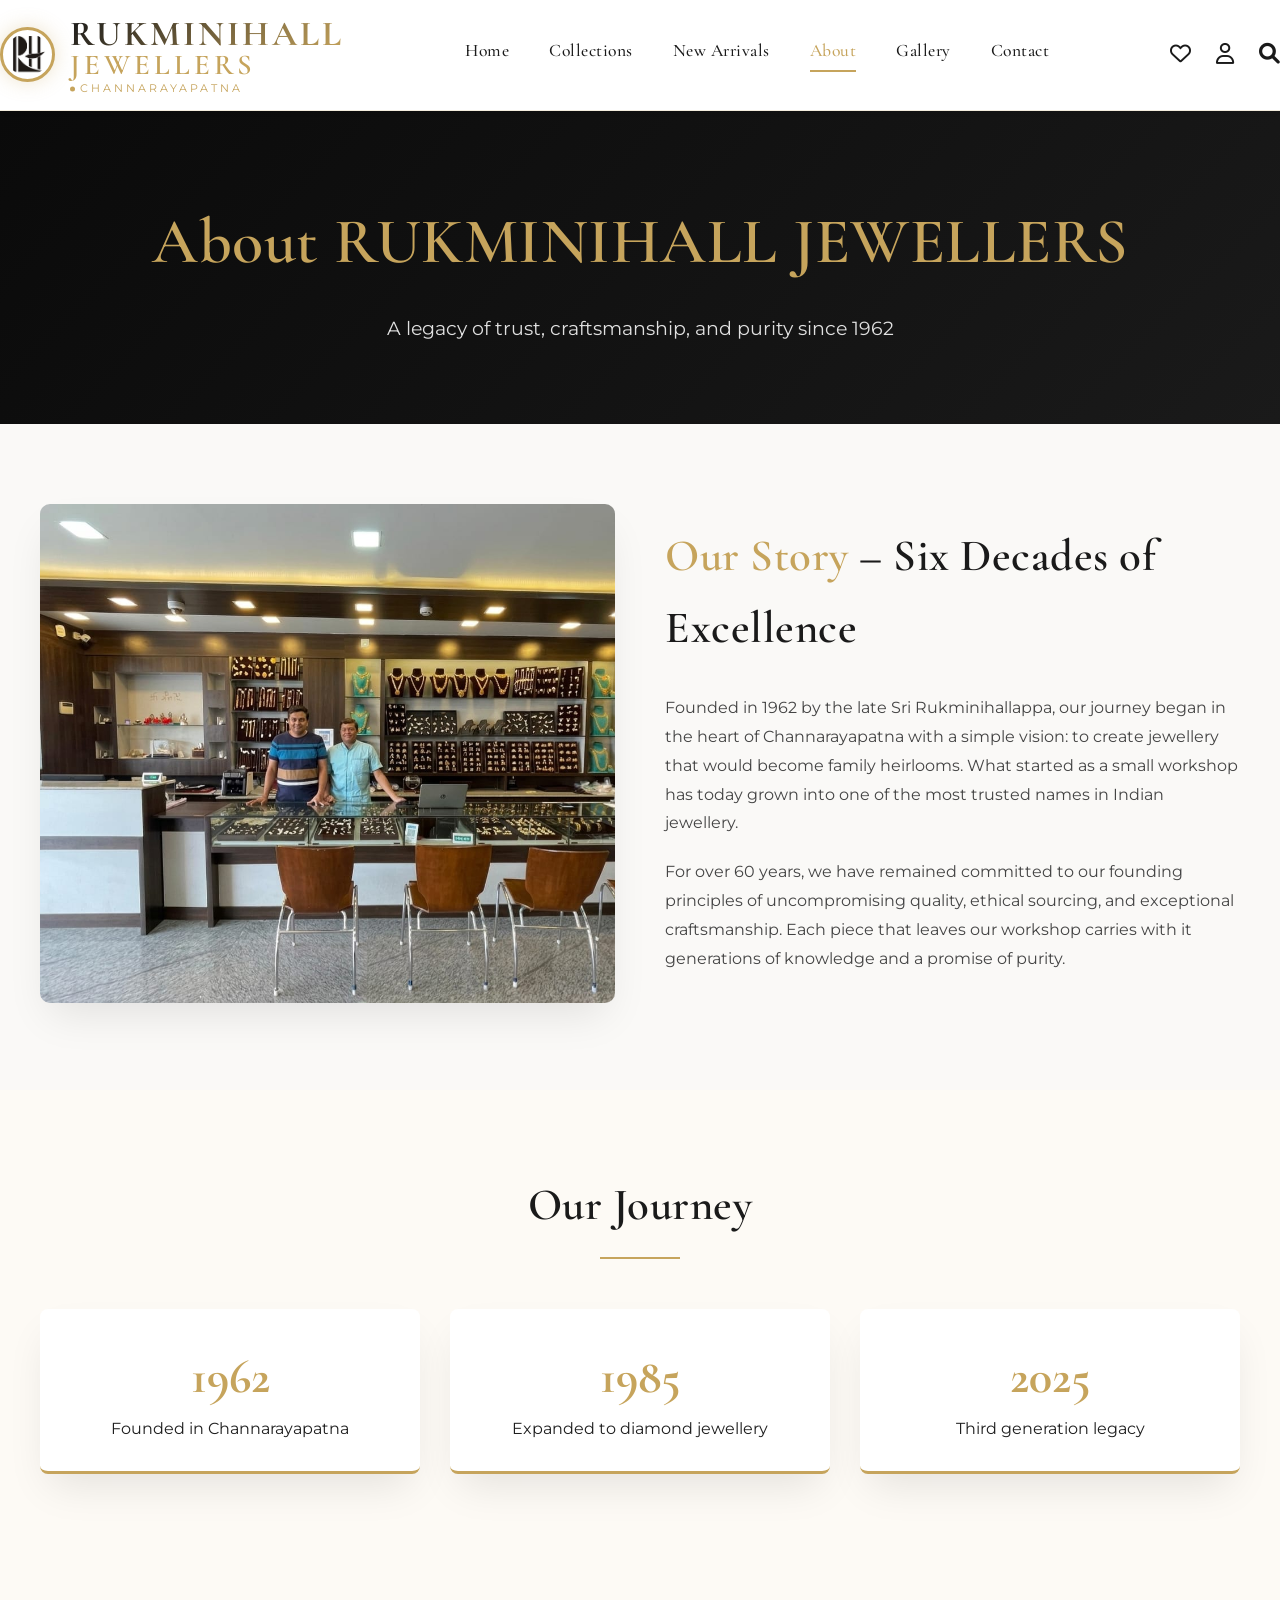
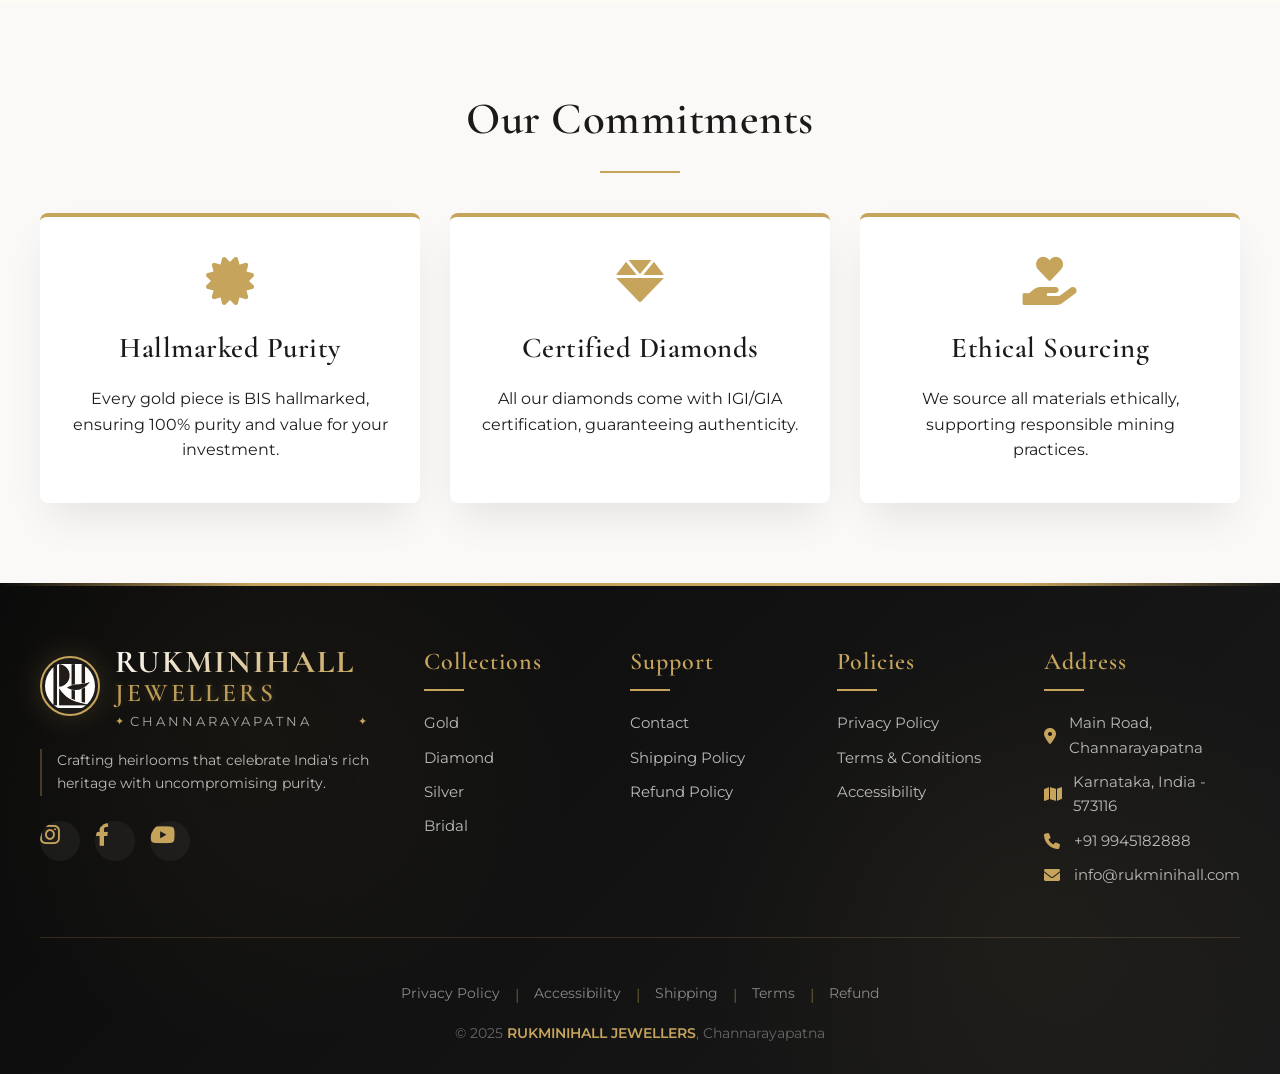
<file: about.html>
<!DOCTYPE html>
<html lang="en">
<head>
    <meta charset="UTF-8">
    <meta name="viewport" content="width=device-width, initial-scale=1.0">
    <title>About Us - RUKMINIHALL JEWELLERS</title>
    <link rel="stylesheet" href="https://cdnjs.cloudflare.com/ajax/libs/font-awesome/6.0.0-beta3/css/all.min.css">
    <link href="https://fonts.googleapis.com/css2?family=Cormorant+Garamond:wght@400;500;600;700&family=Montserrat:wght@300;400;500;600&display=swap" rel="stylesheet">
    <link rel="stylesheet" href="css/style.css">
    <style>
        /* Page-specific styles */
        .page-header {
            background: linear-gradient(135deg, #0a0a0a 0%, #1a1a1a 100%);
            color: white;
            padding: 80px 0;
            text-align: center;
        }
        
        .page-header h1 {
            font-size: 4rem;
            color: var(--gold);
            margin-bottom: 20px;
            font-family: 'Cormorant Garamond', serif;
        }
        
        .page-header p {
            font-size: 1.2rem;
            color: #e0e0e0;
        }
        
        .about-section {
            padding: 80px 0;
        }
        
        .about-grid {
            display: grid;
            grid-template-columns: 1fr 1fr;
            gap: 50px;
            align-items: center;
        }
        
        .about-image img {
            width: 100%;
            border-radius: 10px;
            box-shadow: var(--shadow);
        }
        
        .about-content h2 {
            font-size: 2.8rem;
            color: var(--deep-black);
            margin-bottom: 30px;
            font-family: 'Cormorant Garamond', serif;
        }
        
        .about-content h2 span {
            color: var(--gold);
        }
        
        .about-content p {
            margin-bottom: 20px;
            line-height: 1.8;
            color: #444;
        }
        
        .milestone-grid {
            display: grid;
            grid-template-columns: repeat(3, 1fr);
            gap: 30px;
            margin: 50px 0;
        }
        
        .milestone-item {
            text-align: center;
            padding: 30px;
            background: white;
            box-shadow: var(--shadow);
            border-radius: 8px;
            border-bottom: 3px solid var(--gold);
        }
        
        .milestone-item .number {
            font-size: 3rem;
            font-family: 'Cormorant Garamond', serif;
            color: var(--gold);
            font-weight: 700;
        }
        
        .commitment-grid {
            display: grid;
            grid-template-columns: repeat(3, 1fr);
            gap: 30px;
            margin-top: 40px;
        }
        
        .commitment-card {
            background: white;
            padding: 40px 30px;
            box-shadow: var(--shadow);
            border-radius: 8px;
            border-top: 4px solid var(--gold);
            text-align: center;
        }
        
        .commitment-card i {
            font-size: 3rem;
            color: var(--gold);
            margin-bottom: 20px;
        }
        
        .commitment-card h3 {
            font-size: 1.8rem;
            margin-bottom: 15px;
            color: var(--deep-black);
        }
        
        @media (max-width: 768px) {
            .about-grid {
                grid-template-columns: 1fr;
            }
            
            .milestone-grid,
            .commitment-grid {
                grid-template-columns: 1fr;
            }
            
            .page-header h1 {
                font-size: 2.5rem;
            }
        }
    </style>
</head>
<body>
    <header>
        <div class="container header-inner">
            <div class="logo-container">
                <img src="images/logo.png" alt="RUKMINIHALL JEWELLERS Logo" class="logo-image" onerror="this.style.display='none'">
                <div class="logo">
                    <span class="main-name">RUKMINIHALL</span>
                    <span class="main-name-part">JEWELLERS</span>
                    <div class="location-badge">CHANNARAYAPATNA</div>
                </div>
            </div>
            
            <div class="hamburger" id="hamburger-menu" onclick="toggleMenu()">
                <span></span>
                <span></span>
                <span></span>
            </div>
            
            <div class="nav-links" id="nav-links">
                <a href="/" onclick="closeMenu()">Home</a>
                <a href="collections" onclick="closeMenu()">Collections</a>
                <a href="new-arrivals" onclick="closeMenu()">New Arrivals</a>
                <a href="about" class="active" onclick="closeMenu()">About</a>
                <a href="gallery" onclick="closeMenu()">Gallery</a>
                <a href="contact" onclick="closeMenu()">Contact</a>
            </div>
            
            <div class="header-icons">
                <i class="far fa-heart"></i>
                <i class="far fa-user"></i>
                <i class="fas fa-search"></i>
            </div>
        </div>
    </header>


    

    <section class="page-header">
        <div class="container">
            <h1>About RUKMINIHALL JEWELLERS</h1>
            <p>A legacy of trust, craftsmanship, and purity since 1962</p>
        </div>
    </section>

    <section class="about-section">
        <div class="container">
            <div class="about-grid">
                <div class="about-image">
                    <img src="images/about/rj.jpeg" alt="Our Craftsmanship" onerror="this.src='https://images.unsplash.com/photo-1573408301185-9146fe634ad0?q=80&w=1769&auto=format&fit=crop'">
                </div>
                <div class="about-content">
                    <h2><span>Our Story</span> – Six Decades of Excellence</h2>
                    <p>Founded in 1962 by the late Sri Rukminihallappa, our journey began in the heart of Channarayapatna with a simple vision: to create jewellery that would become family heirlooms. What started as a small workshop has today grown into one of the most trusted names in Indian jewellery.</p>
                    <p>For over 60 years, we have remained committed to our founding principles of uncompromising quality, ethical sourcing, and exceptional craftsmanship. Each piece that leaves our workshop carries with it generations of knowledge and a promise of purity.</p>
                </div>
            </div>
        </div>
    </section>

    <section class="about-section bg-cream">
        <div class="container">
            <h2 class="section-title">Our Journey</h2>
            <div class="milestone-grid">
                <div class="milestone-item">
                    <div class="number">1962</div>
                    <p>Founded in Channarayapatna</p>
                </div>
                <div class="milestone-item">
                    <div class="number">1985</div>
                    <p>Expanded to diamond jewellery</p>
                </div>
                <div class="milestone-item">
                    <div class="number">2025</div>
                    <p>Third generation legacy</p>
                </div>
            </div>
        </div>
    </section>

    <section class="about-section">
        <div class="container">
            <h2 class="section-title">Our Commitments</h2>
            <div class="commitment-grid">
                <div class="commitment-card">
                    <i class="fas fa-certificate"></i>
                    <h3>Hallmarked Purity</h3>
                    <p>Every gold piece is BIS hallmarked, ensuring 100% purity and value for your investment.</p>
                </div>
                <div class="commitment-card">
                    <i class="fas fa-gem"></i>
                    <h3>Certified Diamonds</h3>
                    <p>All our diamonds come with IGI/GIA certification, guaranteeing authenticity.</p>
                </div>
                <div class="commitment-card">
                    <i class="fas fa-hand-holding-heart"></i>
                    <h3>Ethical Sourcing</h3>
                    <p>We source all materials ethically, supporting responsible mining practices.</p>
                </div>
            </div>
        </div>
    </section>

    <footer>
        <div class="container">
            <div class="footer-grid">
                <div class="footer-col">
                    <div class="footer-logo-container">
                        <img src="images/logo.png" alt="RUKMINIHALL JEWELLERS Logo" class="footer-logo-image" onerror="this.style.display='none'">
                        <div class="footer-logo">
                            <span class="footer-main-name">RUKMINIHALL</span>
                            <span class="footer-main-name-part">JEWELLERS</span>
                            <div class="footer-location">CHANNARAYAPATNA</div>
                        </div>
                    </div>
                    <p class="footer-description">Crafting heirlooms that celebrate India's rich heritage with uncompromising purity.</p>
                    <div class="social">
                        <a href="#" class="social-icon"><i class="fab fa-instagram"></i></a>
                        <a href="#" class="social-icon"><i class="fab fa-facebook-f"></i></a>
                        <a href="#" class="social-icon"><i class="fab fa-youtube"></i></a>
                    </div>
                </div>
                <div class="footer-col">
                    <h4>Collections</h4>
                    <a href="collections#gold">Gold</a>
                    <a href="collections#diamond">Diamond</a>
                    <a href="collections#silver">Silver</a>
                    <a href="collections#bridal">Bridal</a>
                </div>
                <div class="footer-col">
                    <h4>Support</h4>
                    <a href="contact">Contact</a>
                    <a href="shipping-policy">Shipping Policy</a>
                    <a href="refund-policy">Refund Policy</a>
                </div>
                <div class="footer-col">
                    <h4>Policies</h4>
                    <a href="privacy-policy">Privacy Policy</a>
                    <a href="terms-conditions">Terms & Conditions</a>
                    <a href="accessibility-statement">Accessibility</a>
                </div>
               <div class="footer-col">
                <h4>Address</h4>
                <p><i class="fas fa-map-marker-alt"></i> Main Road, Channarayapatna</p>
                <p><i class="fas fa-map"></i> Karnataka, India - 573116</p>
                <p><i class="fas fa-phone"></i> +91 9945182888</p>
                <p><i class="fas fa-envelope"></i> info@rukminihall.com</p>
            </div>
            </div>
            <div class="footer-bottom">
                <div class="footer-links">
                    <a href="privacy-policy">Privacy Policy</a> <span class="separator">|</span>
                    <a href="accessibility-statement">Accessibility</a> <span class="separator">|</span>
                    <a href="shipping-policy">Shipping</a> <span class="separator">|</span>
                    <a href="terms-conditions">Terms</a> <span class="separator">|</span>
                    <a href="refund-policy">Refund</a>
                </div>
                <p class="copyright">© 2025 <span class="brand-highlight">RUKMINIHALL JEWELLERS</span>, Channarayapatna</p>
            </div>
        </div>
    </footer>

    <script>
        function toggleMenu() {
            document.getElementById('nav-links').classList.toggle('active');
            document.getElementById('hamburger-menu').classList.toggle('open');
        }
        
        function closeMenu() {
            document.getElementById('nav-links').classList.remove('active');
            document.getElementById('hamburger-menu').classList.remove('open');
        }
    </script>
</body>
</html>
</file>
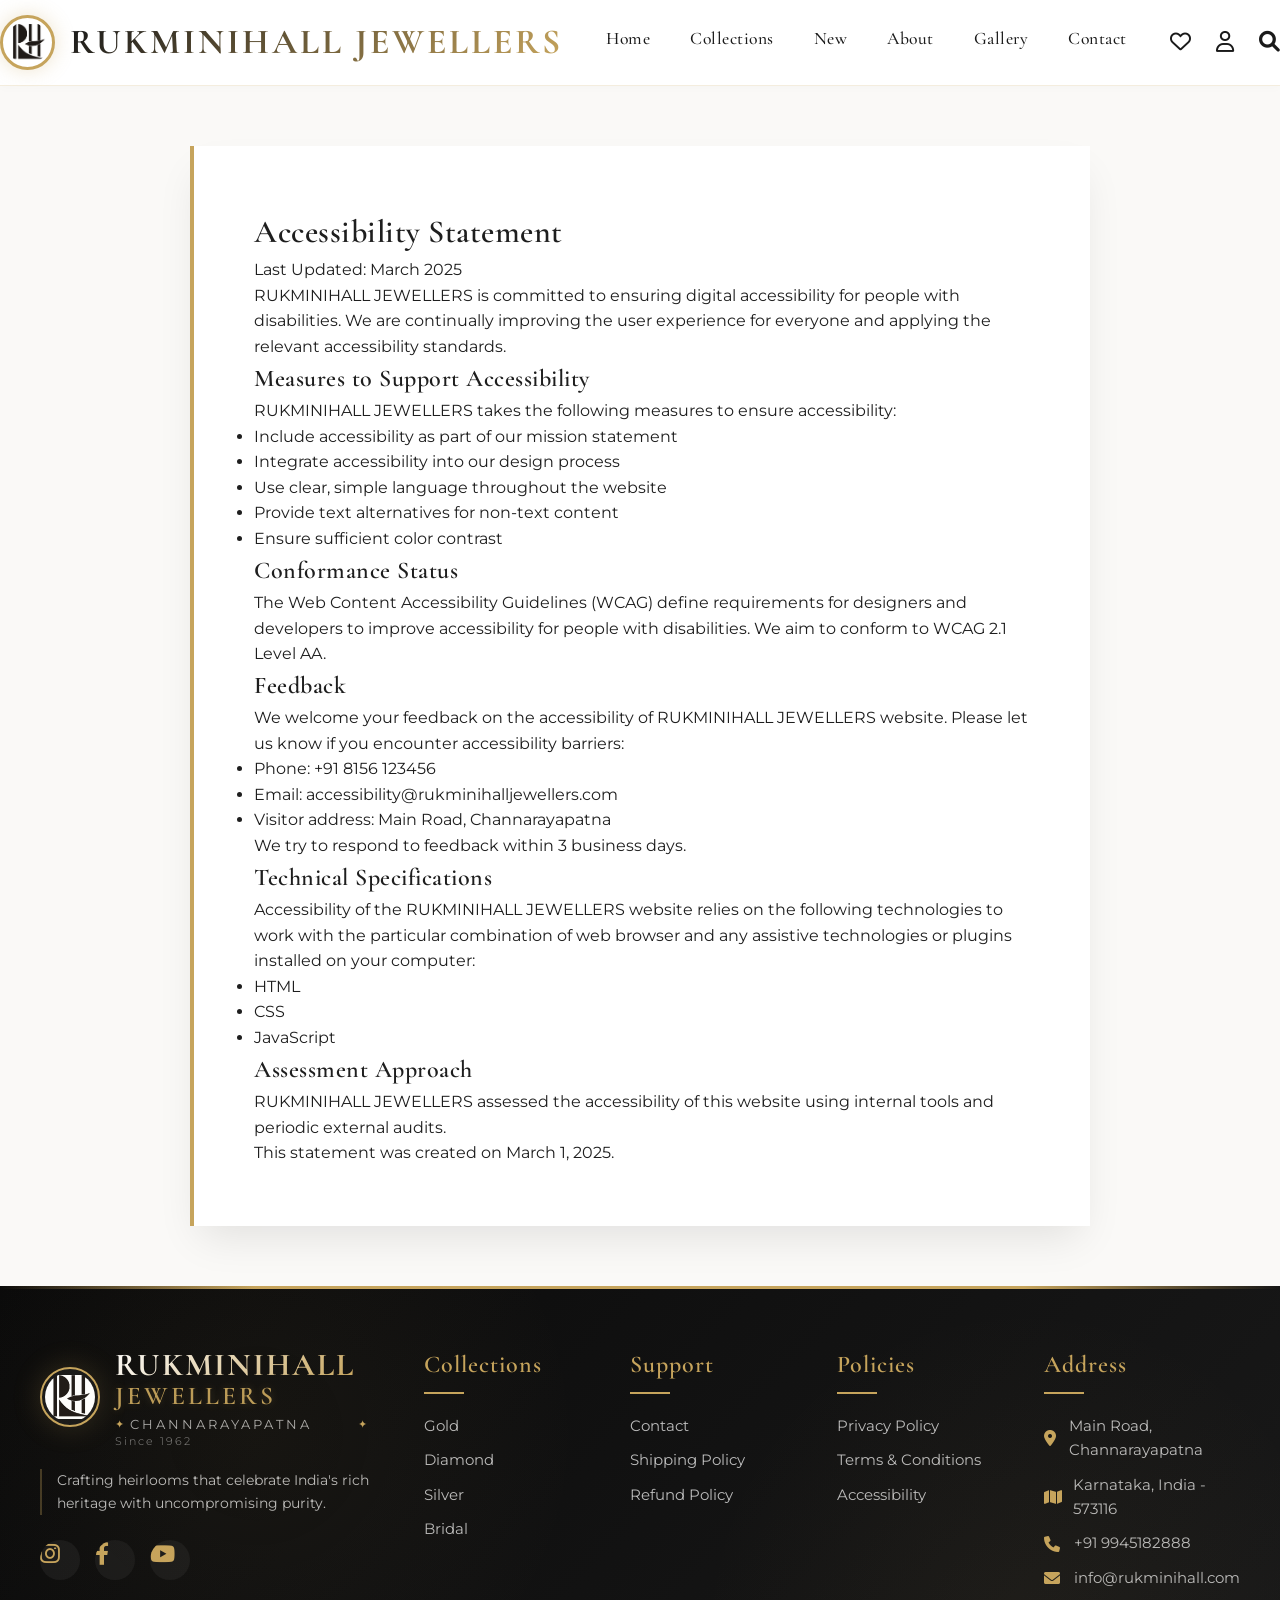
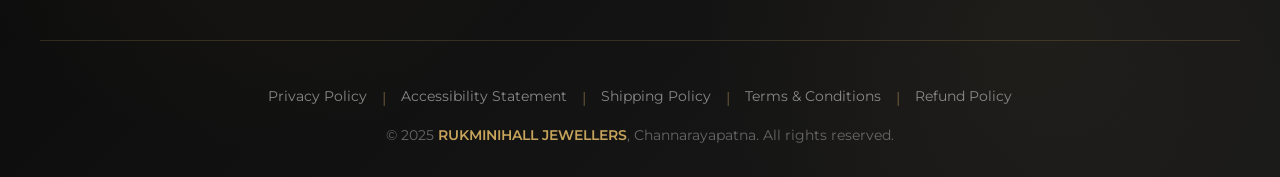
<file: accessibility-statement.html>
<!DOCTYPE html>
<html lang="en">
<head>
    <meta charset="UTF-8">
    <meta name="viewport" content="width=device-width, initial-scale=1.0">
    <title>Accessibility Statement - RUKMINIHALL JEWELLERS</title>
    <link rel="stylesheet" href="https://cdnjs.cloudflare.com/ajax/libs/font-awesome/6.0.0-beta3/css/all.min.css">
    <link href="https://fonts.googleapis.com/css2?family=Cormorant+Garamond:wght@400;500;600;700&family=Montserrat:wght@300;400;500;600&display=swap" rel="stylesheet">
    <link rel="stylesheet" href="css/style.css">
    <style>
        .policy-content {
            max-width: 900px;
            margin: 60px auto;
            background: white;
            padding: 60px;
            box-shadow: var(--shadow);
            border-left: 4px solid var(--gold);
        }
    </style>
</head>
<body>
  <header>
    <div class="container header-inner">
        <div class="logo-container">
            <img src="images/logo.png" alt="RUKMINIHALL JEWELLERS Logo" class="logo-image" onerror="this.style.display='none'">
            <div class="logo">
                <span class="main-name">RUKMINIHALL JEWELLERS</span>
            </div>
        </div>
        <div class="nav-links">
            <a href="/">Home</a>
            <a href="collections">Collections</a>
            <a href="new-arrivals">New</a>
            <a href="about">About</a>
            <a href="gallery">Gallery</a>
            <a href="contact">Contact</a>
        </div>
        <div class="header-icons">
            <i class="far fa-heart"></i>
            <i class="far fa-user"></i>
            <i class="fas fa-search"></i>
        </div>
    </div>
</header>




    <div class="container">
        <div class="policy-content">
            <h1>Accessibility Statement</h1>
            <p class="last-updated">Last Updated: March 2025</p>

            <p>RUKMINIHALL JEWELLERS is committed to ensuring digital accessibility for people with disabilities. We are continually improving the user experience for everyone and applying the relevant accessibility standards.</p>

            <h2>Measures to Support Accessibility</h2>
            <p>RUKMINIHALL JEWELLERS takes the following measures to ensure accessibility:</p>
            <ul>
                <li>Include accessibility as part of our mission statement</li>
                <li>Integrate accessibility into our design process</li>
                <li>Use clear, simple language throughout the website</li>
                <li>Provide text alternatives for non-text content</li>
                <li>Ensure sufficient color contrast</li>
            </ul>

            <h2>Conformance Status</h2>
            <p>The Web Content Accessibility Guidelines (WCAG) define requirements for designers and developers to improve accessibility for people with disabilities. We aim to conform to WCAG 2.1 Level AA.</p>

            <h2>Feedback</h2>
            <p>We welcome your feedback on the accessibility of RUKMINIHALL JEWELLERS website. Please let us know if you encounter accessibility barriers:</p>
            <ul>
                <li>Phone: +91 8156 123456</li>
                <li>Email: accessibility@rukminihalljewellers.com</li>
                <li>Visitor address: Main Road, Channarayapatna</li>
            </ul>

            <p>We try to respond to feedback within 3 business days.</p>

            <h2>Technical Specifications</h2>
            <p>Accessibility of the RUKMINIHALL JEWELLERS website relies on the following technologies to work with the particular combination of web browser and any assistive technologies or plugins installed on your computer:</p>
            <ul>
                <li>HTML</li>
                <li>CSS</li>
                <li>JavaScript</li>
            </ul>

            <h2>Assessment Approach</h2>
            <p>RUKMINIHALL JEWELLERS assessed the accessibility of this website using internal tools and periodic external audits.</p>

            <p class="note">This statement was created on March 1, 2025.</p>
        </div>
    </div>

 <footer>
    <div class="container">
        <div class="footer-grid">
            <div class="footer-col">
                <div class="footer-logo-container">
                    <img src="images/logo.png" alt="RUKMINIHALL JEWELLERS Logo" class="footer-logo-image" onerror="this.style.display='none'">
                    <div class="footer-logo">
                        <span class="footer-main-name">RUKMINIHALL</span>
                        <span class="footer-main-name-part">JEWELLERS</span>
                        <div class="footer-location">CHANNARAYAPATNA</div>
                        <div class="footer-established">Since 1962</div>
                    </div>
                </div>
                <p class="footer-description">Crafting heirlooms that celebrate India's rich heritage with uncompromising purity.</p>
                <div class="social">
                    <a href="#" class="social-icon"><i class="fab fa-instagram"></i></a>
                    <a href="#" class="social-icon"><i class="fab fa-facebook-f"></i></a>
                    <a href="#" class="social-icon"><i class="fab fa-youtube"></i></a>
                </div>
            </div>
            <div class="footer-col">
                <h4>Collections</h4>
                <a href="collections#gold">Gold</a>
                <a href="collections#diamond">Diamond</a>
                <a href="collections#silver">Silver</a>
                <a href="collections#bridal">Bridal</a>
            </div>
            <div class="footer-col">
                <h4>Support</h4>
                <a href="contact">Contact</a>
                <a href="shipping-policy">Shipping Policy</a>
                <a href="refund-policy">Refund Policy</a>
            </div>
            <div class="footer-col">
                <h4>Policies</h4>
                <a href="privacy-policy">Privacy Policy</a>
                <a href="terms-conditions">Terms & Conditions</a>
                <a href="accessibility-statement">Accessibility</a>
            </div>
            <div class="footer-col">
                <h4>Address</h4>
                <p><i class="fas fa-map-marker-alt"></i> Main Road, Channarayapatna</p>
                <p><i class="fas fa-map"></i> Karnataka, India - 573116</p>
                <p><i class="fas fa-phone"></i> +91 9945182888</p>
                <p><i class="fas fa-envelope"></i> info@rukminihall.com</p>
            </div>
        </div>
        <div class="footer-bottom">
            <div class="footer-links">
                <a href="privacy-policy">Privacy Policy</a> <span class="separator">|</span>
                <a href="accessibility-statement">Accessibility Statement</a> <span class="separator">|</span>
                <a href="shipping-policy">Shipping Policy</a> <span class="separator">|</span>
                <a href="terms-conditions">Terms & Conditions</a> <span class="separator">|</span>
                <a href="refund-policy">Refund Policy</a>
            </div>
            <p class="copyright">© 2025 <span class="brand-highlight">RUKMINIHALL JEWELLERS</span>, Channarayapatna. All rights reserved.</p>
        </div>
    </div>
</footer>

    <script>
        function toggleMenu() {
            document.getElementById('nav-links').classList.toggle('active');
            document.getElementById('hamburger-menu').classList.toggle('open');
        }
        
        function closeMenu() {
            document.getElementById('nav-links').classList.remove('active');
            document.getElementById('hamburger-menu').classList.remove('open');
        }
    </script>

    <script src="js/main.js"></script>
</body>
</html>
</file>
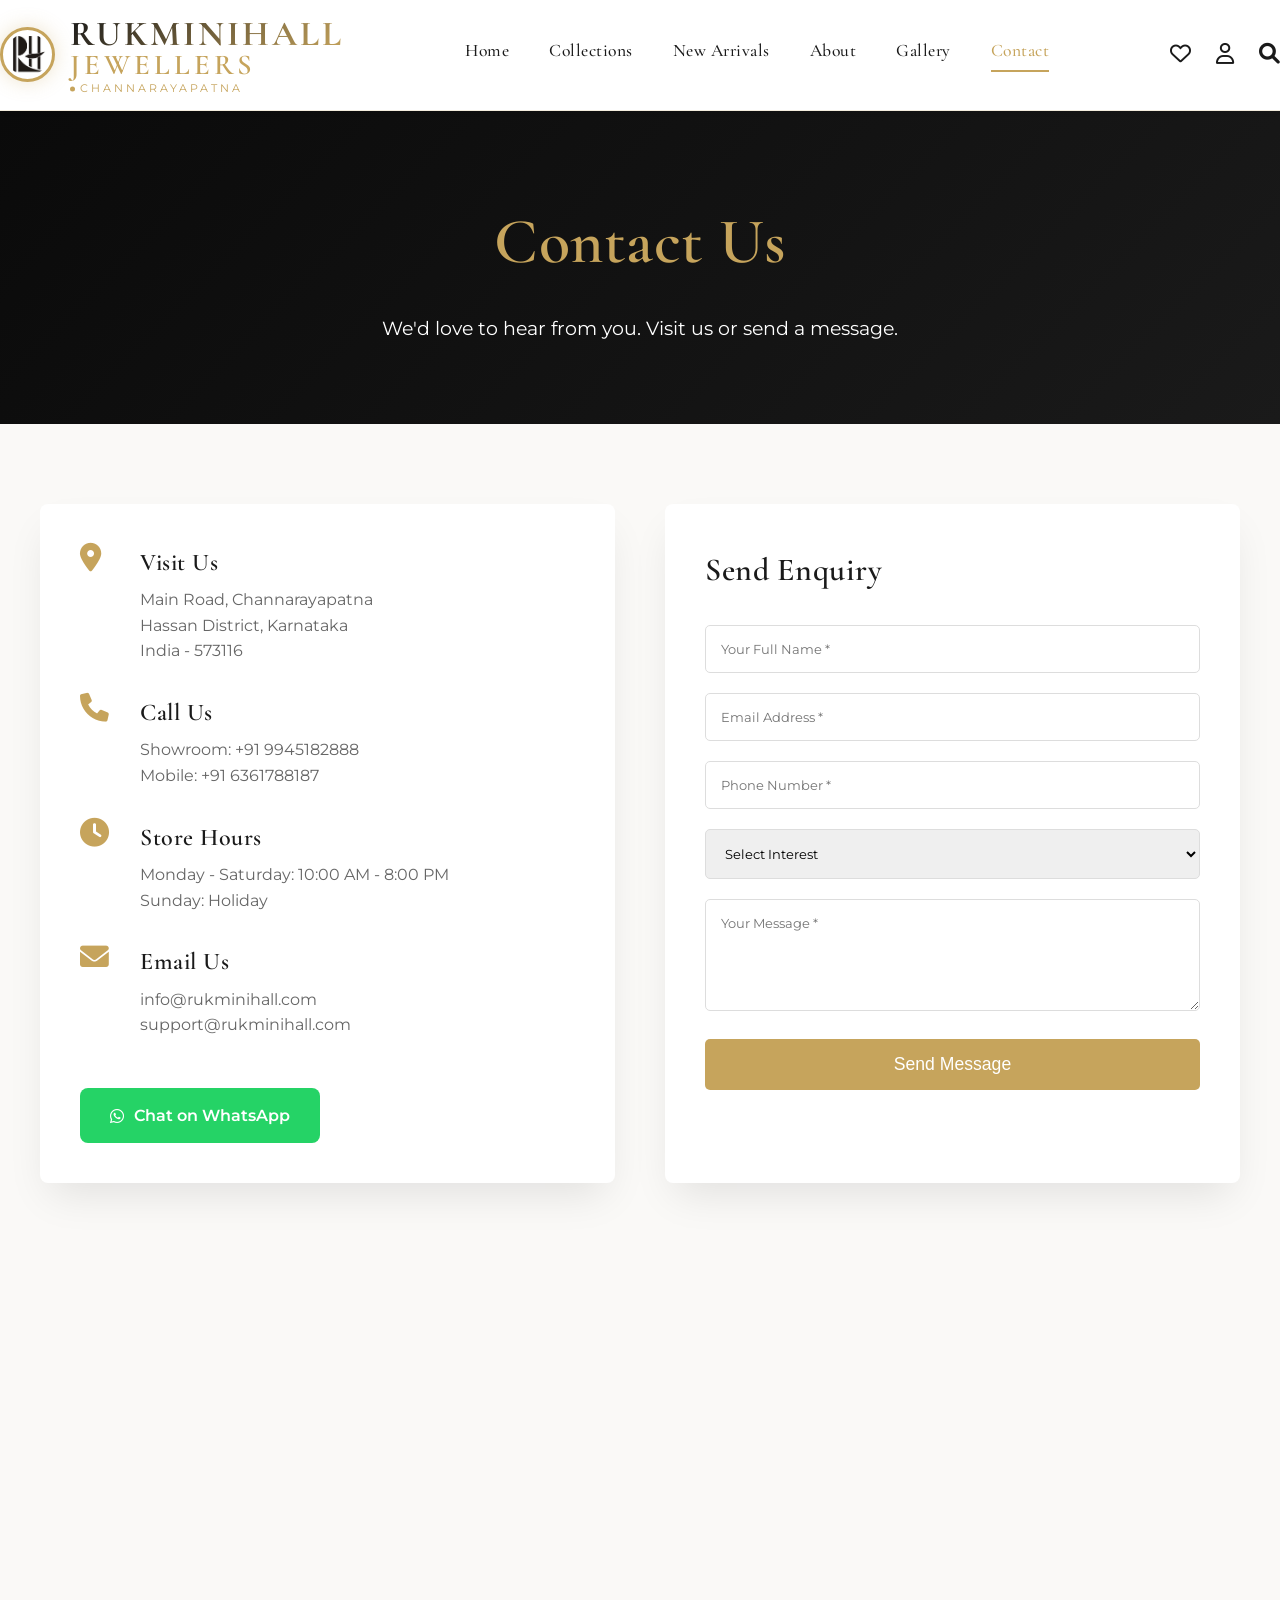
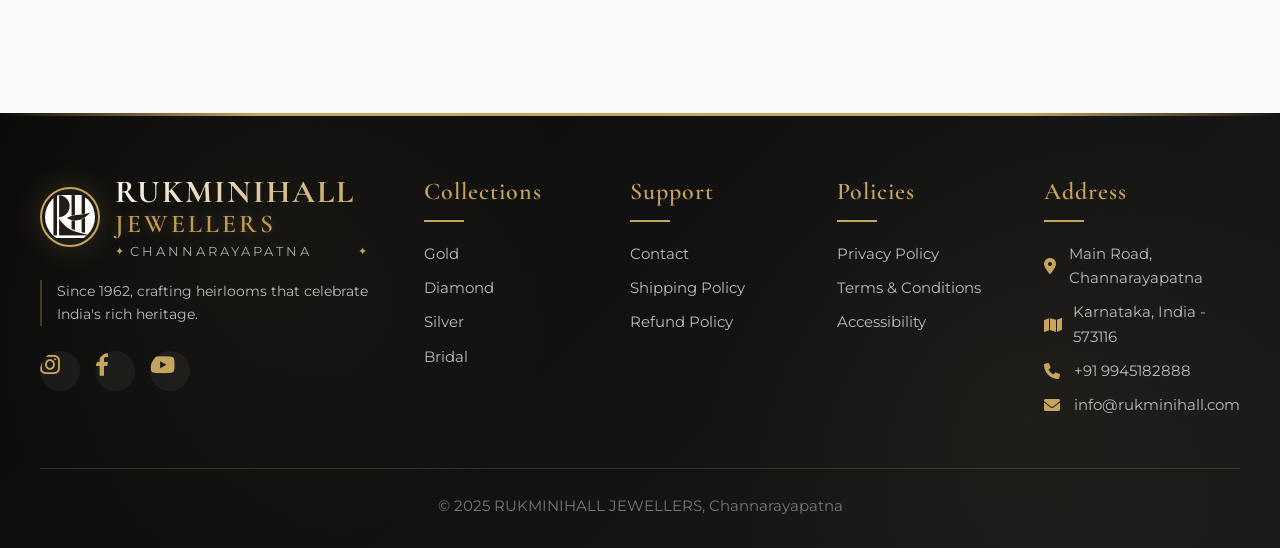
<file: contact.html>
<!DOCTYPE html>
<html lang="en">
<head>
    <meta charset="UTF-8">
    <meta name="viewport" content="width=device-width, initial-scale=1.0">
    <title>Contact Us - RUKMINIHALL JEWELLERS</title>
    <link rel="stylesheet" href="https://cdnjs.cloudflare.com/ajax/libs/font-awesome/6.0.0-beta3/css/all.min.css">
    <link href="https://fonts.googleapis.com/css2?family=Cormorant+Garamond:wght@400;500;600;700&family=Montserrat:wght@300;400;500;600&display=swap" rel="stylesheet">
    <link rel="stylesheet" href="css/style.css">
    <style>
        .page-header {
            background: linear-gradient(135deg, #0a0a0a 0%, #1a1a1a 100%);
            color: white;
            padding: 80px 0;
            text-align: center;
        }
        
        .page-header h1 {
            font-size: 4rem;
            color: var(--gold);
            margin-bottom: 20px;
        }
        
        .contact-section {
            padding: 80px 0;
        }
        
        .contact-grid {
            display: grid;
            grid-template-columns: 1fr 1fr;
            gap: 50px;
        }
        
        .contact-info {
            background: white;
            padding: 40px;
            box-shadow: var(--shadow);
            border-radius: 8px;
        }
        
        .info-item {
            display: flex;
            align-items: flex-start;
            gap: 20px;
            margin-bottom: 30px;
        }
        
        .info-item i {
            font-size: 1.8rem;
            color: var(--gold);
            width: 40px;
        }
        
        .info-item h3 {
            font-size: 1.5rem;
            margin-bottom: 5px;
            color: var(--deep-black);
        }
        
        .info-item p {
            color: #666;
            line-height: 1.6;
        }
        
        .whatsapp-btn {
            background: #25D366;
            color: white;
            padding: 15px 30px;
            border-radius: 8px;
            text-decoration: none;
            display: inline-flex;
            align-items: center;
            gap: 10px;
            font-weight: 600;
            margin-top: 20px;
            transition: 0.3s;
        }
        
        .whatsapp-btn:hover {
            background: #128C7E;
        }
        
        .contact-form {
            background: white;
            padding: 40px;
            box-shadow: var(--shadow);
            border-radius: 8px;
        }
        
        .contact-form h2 {
            font-size: 2rem;
            margin-bottom: 30px;
            color: var(--deep-black);
        }
        
        .form-group {
            margin-bottom: 20px;
        }
        
        .form-group input,
        .form-group textarea,
        .form-group select {
            width: 100%;
            padding: 15px;
            border: 1px solid #ddd;
            border-radius: 5px;
            font-family: 'Montserrat', sans-serif;
        }
        
        .form-group input:focus,
        .form-group textarea:focus,
        .form-group select:focus {
            outline: none;
            border-color: var(--gold);
        }
        
        .submit-btn {
            background: var(--gold);
            color: white;
            padding: 15px 40px;
            border: none;
            border-radius: 5px;
            font-size: 1.1rem;
            cursor: pointer;
            transition: 0.3s;
            width: 100%;
        }
        
        .submit-btn:hover {
            background: #b38f4f;
        }
        
        .map-container {
            margin-top: 50px;
            height: 400px;
            border-radius: 8px;
            overflow: hidden;
        }
        
        .map-container iframe {
            width: 100%;
            height: 100%;
            border: 0;
        }
        
        @media (max-width: 768px) {
            .contact-grid {
                grid-template-columns: 1fr;
            }
            
            .page-header h1 {
                font-size: 2.5rem;
            }
        }
    </style>
</head>
<body>
    <header>
        <div class="container header-inner">
            <div class="logo-container">
                <img src="images/logo.png" alt="RUKMINIHALL JEWELLERS Logo" class="logo-image" onerror="this.style.display='none'">
                <div class="logo">
                    <span class="main-name">RUKMINIHALL</span>
                    <span class="main-name-part">JEWELLERS</span>
                    <div class="location-badge">CHANNARAYAPATNA</div>
                </div>
            </div>
            
            <div class="hamburger" id="hamburger-menu" onclick="toggleMenu()">
                <span></span>
                <span></span>
                <span></span>
            </div>
            
            <div class="nav-links" id="nav-links">
                <a href="/" onclick="closeMenu()">Home</a>
                <a href="collections" onclick="closeMenu()">Collections</a>
                <a href="new-arrivals" onclick="closeMenu()">New Arrivals</a>
                <a href="about" onclick="closeMenu()">About</a>
                <a href="gallery" onclick="closeMenu()">Gallery</a>
                <a href="contact" class="active" onclick="closeMenu()">Contact</a>
            </div>
            
            <div class="header-icons">
                <i class="far fa-heart"></i>
                <i class="far fa-user"></i>
                <i class="fas fa-search"></i>
            </div>
        </div>
    </header>

    

    <section class="page-header">
        <div class="container">
            <h1>Contact Us</h1>
            <p>We'd love to hear from you. Visit us or send a message.</p>
        </div>
    </section>

    <section class="contact-section">
        <div class="container">
            <div class="contact-grid">
                <div class="contact-info">
                    <div class="info-item">
                        <i class="fas fa-map-marker-alt"></i>
                        <div>
                            <h3>Visit Us</h3>
                            <p>Main Road, Channarayapatna<br>Hassan District, Karnataka<br>India - 573116</p>
                        </div>
                    </div>
                    
                    <div class="info-item">
                        <i class="fas fa-phone"></i>
                        <div>
                            <h3>Call Us</h3>
                            <p>Showroom: +91 9945182888<br>Mobile: +91 6361788187</p>
                        </div>
                    </div>
                    
                    <div class="info-item">
                        <i class="fas fa-clock"></i>
                        <div>
                            <h3>Store Hours</h3>
                            <p>Monday - Saturday: 10:00 AM - 8:00 PM<br>Sunday: Holiday</p>
                        </div>
                    </div>
                    
                    <div class="info-item">
                        <i class="fas fa-envelope"></i>
                        <div>
                            <h3>Email Us</h3>
                            <p>info@rukminihall.com<br>support@rukminihall.com</p>
                        </div>
                    </div>
                    
                    <a href="https://wa.me/919810012345" class="whatsapp-btn">
                        <i class="fab fa-whatsapp"></i> Chat on WhatsApp
                    </a>
                </div>
                
                <div class="contact-form">
                    <h2>Send Enquiry</h2>
                    <form id="contactForm" onsubmit="event.preventDefault(); alert('Thank you! We will contact you soon.');">
                        <div class="form-group">
                            <input type="text" placeholder="Your Full Name *" required>
                        </div>
                        <div class="form-group">
                            <input type="email" placeholder="Email Address *" required>
                        </div>
                        <div class="form-group">
                            <input type="tel" placeholder="Phone Number *" required>
                        </div>
                        <div class="form-group">
                            <select>
                                <option>Select Interest</option>
                                <option>Gold Jewellery</option>
                                <option>Diamond Jewellery</option>
                                <option>Silver Jewellery</option>
                                <option>Bridal Collection</option>
                            </select>
                        </div>
                        <div class="form-group">
                            <textarea rows="5" placeholder="Your Message *" required></textarea>
                        </div>
                        <button type="submit" class="submit-btn">Send Message</button>
                    </form>
                </div>
            </div>
            
            <div class="map-container">
                <iframe src="https://www.google.com/maps/embed?pb=!1m18!1m12!1m3!1d3887.902817899825!2d76.874937!3d12.902997!2m3!1f0!2f0!3f0!3m2!1i1024!2i768!4f13.1!3m3!1m2!1s0x3bafc0f5c8c8c8c9%3A0x8c8c8c8c8c8c8c!2sChannarayapatna%2C%20Karnataka!5e0!3m2!1sen!2sin!4v1620000000000" allowfullscreen="" loading="lazy"></iframe>
            </div>
        </div>
    </section>

    <footer>
        <div class="container">
            <div class="footer-grid">
                <div class="footer-col">
                    <div class="footer-logo-container">
                        <img src="images/logo.png" alt="RUKMINIHALL JEWELLERS Logo" class="footer-logo-image" onerror="this.style.display='none'">
                        <div class="footer-logo">
                            <span class="footer-main-name">RUKMINIHALL</span>
                            <span class="footer-main-name-part">JEWELLERS</span>
                            <div class="footer-location">CHANNARAYAPATNA</div>
                        </div>
                    </div>
                    <p class="footer-description">Since 1962, crafting heirlooms that celebrate India's rich heritage.</p>
                    <div class="social">
                        <a href="#" class="social-icon"><i class="fab fa-instagram"></i></a>
                        <a href="#" class="social-icon"><i class="fab fa-facebook-f"></i></a>
                        <a href="#" class="social-icon"><i class="fab fa-youtube"></i></a>
                    </div>
                </div>
                <div class="footer-col">
                    <h4>Collections</h4>
                    <a href="collections#gold">Gold</a>
                    <a href="collections#diamond">Diamond</a>
                    <a href="collections#silver">Silver</a>
                    <a href="collections#bridal">Bridal</a>
                </div>
                <div class="footer-col">
                    <h4>Support</h4>
                    <a href="contact">Contact</a>
                    <a href="shipping-policy">Shipping Policy</a>
                    <a href="refund-policy">Refund Policy</a>
                </div>
                <div class="footer-col">
                    <h4>Policies</h4>
                    <a href="privacy-policy">Privacy Policy</a>
                    <a href="terms-conditions">Terms & Conditions</a>
                    <a href="accessibility-statement">Accessibility</a>
                </div>
                <div class="footer-col">
                <h4>Address</h4>
                <p><i class="fas fa-map-marker-alt"></i> Main Road, Channarayapatna</p>
                <p><i class="fas fa-map"></i> Karnataka, India - 573116</p>
                <p><i class="fas fa-phone"></i> +91 9945182888</p>
                <p><i class="fas fa-envelope"></i> info@rukminihall.com</p>
            </div>
            </div>
            <div class="footer-bottom">
                <p>© 2025 RUKMINIHALL JEWELLERS, Channarayapatna</p>
            </div>
        </div>
    </footer>

    <script>
        function toggleMenu() {
            document.getElementById('nav-links').classList.toggle('active');
            document.getElementById('hamburger-menu').classList.toggle('open');
        }
        
        function closeMenu() {
            document.getElementById('nav-links').classList.remove('active');
            document.getElementById('hamburger-menu').classList.remove('open');
        }
    </script>
</body>
</html>
</file>
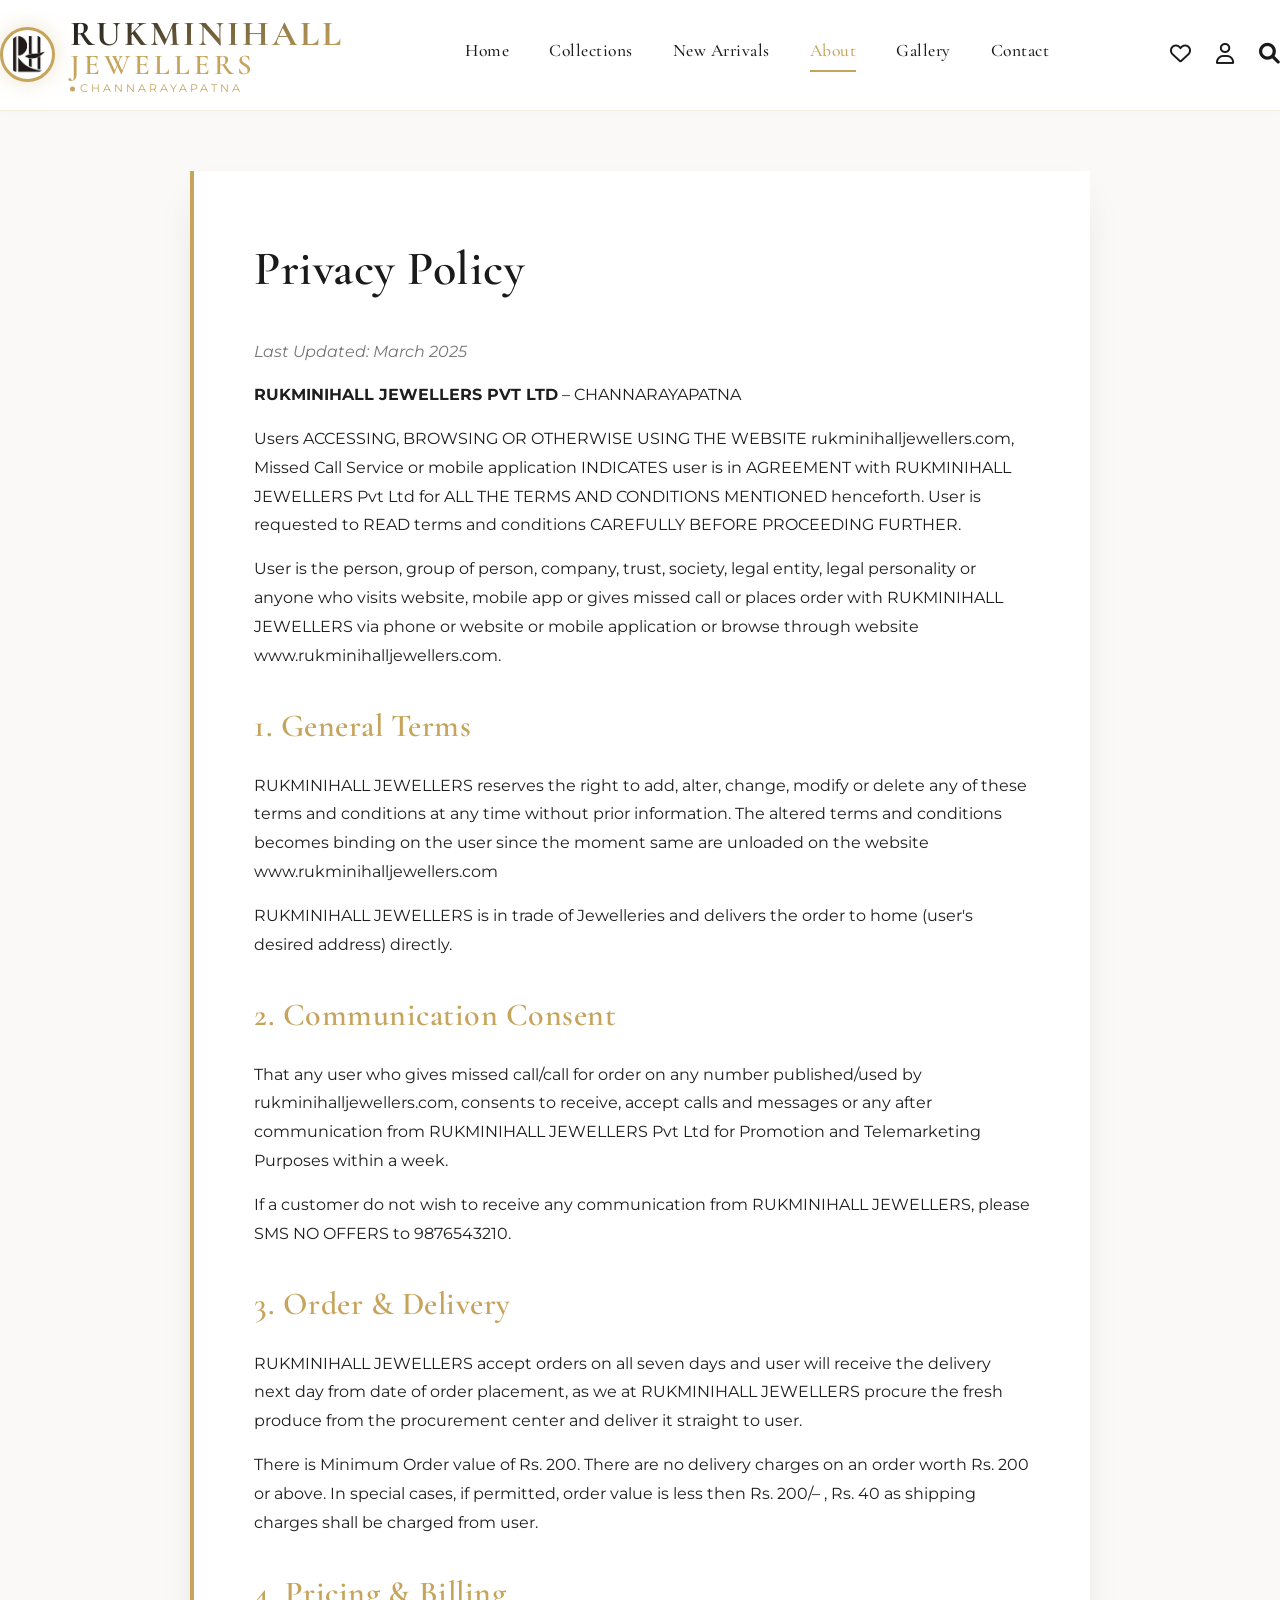
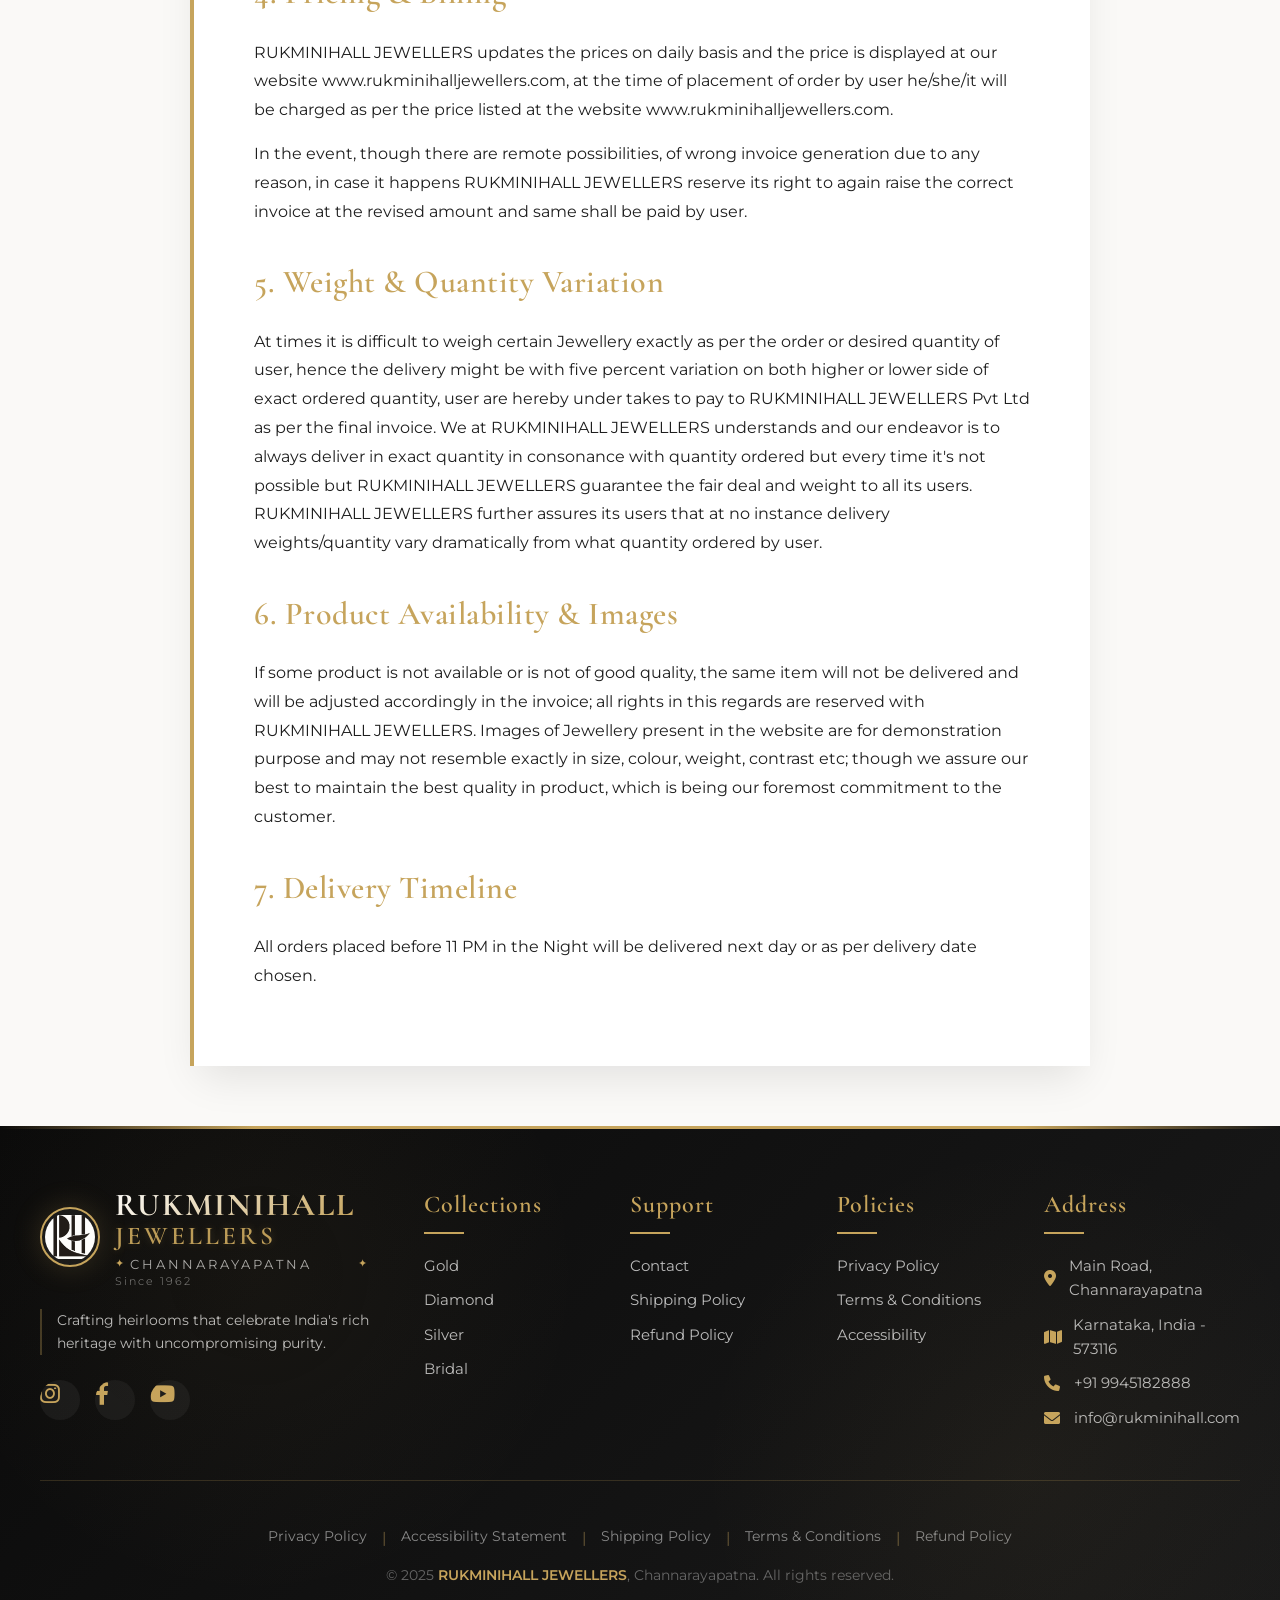
<file: privacy-policy.html>
<!DOCTYPE html>
<html lang="en">
<head>
    <meta charset="UTF-8">
    <meta name="viewport" content="width=device-width, initial-scale=1.0">
    <title>Privacy Policy - RUKMINIHALL JEWELLERS</title>
    <link rel="stylesheet" href="https://cdnjs.cloudflare.com/ajax/libs/font-awesome/6.0.0-beta3/css/all.min.css">
    <link href="https://fonts.googleapis.com/css2?family=Cormorant+Garamond:wght@400;500;600;700&family=Montserrat:wght@300;400;500;600&display=swap" rel="stylesheet">
    <link rel="stylesheet" href="css/style.css">
    <style>
        .policy-content {
            max-width: 900px;
            margin: 60px auto;
            background: white;
            padding: 60px;
            box-shadow: var(--shadow);
            border-left: 4px solid var(--gold);
        }
        .policy-content h1 {
            font-size: 3rem;
            margin-bottom: 30px;
            color: var(--deep-black);
        }
        .policy-content h2 {
            font-size: 2rem;
            margin: 30px 0 20px;
            color: var(--gold);
        }
        .policy-content p {
            margin-bottom: 15px;
            line-height: 1.8;
        }
        .policy-content ul {
            margin: 20px 0;
            padding-left: 20px;
        }
        .policy-content li {
            margin-bottom: 10px;
        }
        .last-updated {
            color: #777;
            font-style: italic;
            margin-bottom: 30px;
        }
    </style>
</head>
<body>
    <header>
        <div class="container header-inner">
            <div class="logo-container">
                <img src="images/logo.png" alt="RUKMINIHALL JEWELLERS Logo" class="logo-image" onerror="this.style.display='none'">
                <div class="logo">
                    <span class="main-name">RUKMINIHALL</span>
                    <span class="main-name-part">JEWELLERS</span>
                    <div class="location-badge">CHANNARAYAPATNA</div>
                </div>
            </div>
            
            <div class="hamburger" id="hamburger-menu" onclick="toggleMenu()">
                <span></span>
                <span></span>
                <span></span>
            </div>
            
            <div class="nav-links" id="nav-links">
                <a href="/" onclick="closeMenu()">Home</a>
                <a href="collections" onclick="closeMenu()">Collections</a>
                <a href="new-arrivals" onclick="closeMenu()">New Arrivals</a>
                <a href="about" class="active" onclick="closeMenu()">About</a>
                <a href="gallery" onclick="closeMenu()">Gallery</a>
                <a href="contact" onclick="closeMenu()">Contact</a>
            </div>
            
            <div class="header-icons">
                <i class="far fa-heart"></i>
                <i class="far fa-user"></i>
                <i class="fas fa-search"></i>
            </div>
        </div>
    </header>

    

    <div class="container">
        <div class="policy-content">
            <h1>Privacy Policy</h1>
            <p class="last-updated">Last Updated: March 2025</p>

            <p><strong>RUKMINIHALL JEWELLERS PVT LTD</strong> – CHANNARAYAPATNA</p>

            <p>Users ACCESSING, BROWSING OR OTHERWISE USING THE WEBSITE rukminihalljewellers.com, Missed Call Service or mobile application INDICATES user is in AGREEMENT with RUKMINIHALL JEWELLERS Pvt Ltd for ALL THE TERMS AND CONDITIONS MENTIONED henceforth. User is requested to READ terms and conditions CAREFULLY BEFORE PROCEEDING FURTHER.</p>

            <p>User is the person, group of person, company, trust, society, legal entity, legal personality or anyone who visits website, mobile app or gives missed call or places order with RUKMINIHALL JEWELLERS via phone or website or mobile application or browse through website www.rukminihalljewellers.com.</p>

            <h2>1. General Terms</h2>
            <p>RUKMINIHALL JEWELLERS reserves the right to add, alter, change, modify or delete any of these terms and conditions at any time without prior information. The altered terms and conditions becomes binding on the user since the moment same are unloaded on the website www.rukminihalljewellers.com</p>

            <p>RUKMINIHALL JEWELLERS is in trade of Jewelleries and delivers the order to home (user's desired address) directly.</p>

            <h2>2. Communication Consent</h2>
            <p>That any user who gives missed call/call for order on any number published/used by rukminihalljewellers.com, consents to receive, accept calls and messages or any after communication from RUKMINIHALL JEWELLERS Pvt Ltd for Promotion and Telemarketing Purposes within a week.</p>

            <p>If a customer do not wish to receive any communication from RUKMINIHALL JEWELLERS, please SMS NO OFFERS to 9876543210.</p>

            <h2>3. Order & Delivery</h2>
            <p>RUKMINIHALL JEWELLERS accept orders on all seven days and user will receive the delivery next day from date of order placement, as we at RUKMINIHALL JEWELLERS procure the fresh produce from the procurement center and deliver it straight to user.</p>

            <p>There is Minimum Order value of Rs. 200. There are no delivery charges on an order worth Rs. 200 or above. In special cases, if permitted, order value is less then Rs. 200/– , Rs. 40 as shipping charges shall be charged from user.</p>

            <h2>4. Pricing & Billing</h2>
            <p>RUKMINIHALL JEWELLERS updates the prices on daily basis and the price is displayed at our website www.rukminihalljewellers.com, at the time of placement of order by user he/she/it will be charged as per the price listed at the website www.rukminihalljewellers.com.</p>

            <p>In the event, though there are remote possibilities, of wrong invoice generation due to any reason, in case it happens RUKMINIHALL JEWELLERS reserve its right to again raise the correct invoice at the revised amount and same shall be paid by user.</p>

            <h2>5. Weight & Quantity Variation</h2>
            <p>At times it is difficult to weigh certain Jewellery exactly as per the order or desired quantity of user, hence the delivery might be with five percent variation on both higher or lower side of exact ordered quantity, user are hereby under takes to pay to RUKMINIHALL JEWELLERS Pvt Ltd as per the final invoice. We at RUKMINIHALL JEWELLERS understands and our endeavor is to always deliver in exact quantity in consonance with quantity ordered but every time it's not possible but RUKMINIHALL JEWELLERS guarantee the fair deal and weight to all its users. RUKMINIHALL JEWELLERS further assures its users that at no instance delivery weights/quantity vary dramatically from what quantity ordered by user.</p>

            <h2>6. Product Availability & Images</h2>
            <p>If some product is not available or is not of good quality, the same item will not be delivered and will be adjusted accordingly in the invoice; all rights in this regards are reserved with RUKMINIHALL JEWELLERS. Images of Jewellery present in the website are for demonstration purpose and may not resemble exactly in size, colour, weight, contrast etc; though we assure our best to maintain the best quality in product, which is being our foremost commitment to the customer.</p>

            <h2>7. Delivery Timeline</h2>
            <p>All orders placed before 11 PM in the Night will be delivered next day or as per delivery date chosen.</p>
        </div>
    </div>

  <footer>
    <div class="container">
        <div class="footer-grid">
            <div class="footer-col">
                <div class="footer-logo-container">
                    <img src="images/logo.png" alt="RUKMINIHALL JEWELLERS Logo" class="footer-logo-image" onerror="this.style.display='none'">
                    <div class="footer-logo">
                        <span class="footer-main-name">RUKMINIHALL</span>
                        <span class="footer-main-name-part">JEWELLERS</span>
                        <div class="footer-location">CHANNARAYAPATNA</div>
                        <div class="footer-established">Since 1962</div>
                    </div>
                </div>
                <p class="footer-description">Crafting heirlooms that celebrate India's rich heritage with uncompromising purity.</p>
                <div class="social">
                    <a href="#" class="social-icon"><i class="fab fa-instagram"></i></a>
                    <a href="#" class="social-icon"><i class="fab fa-facebook-f"></i></a>
                    <a href="#" class="social-icon"><i class="fab fa-youtube"></i></a>
                </div>
            </div>
            <div class="footer-col">
                <h4>Collections</h4>
                <a href="collections#gold">Gold</a>
                <a href="collections#diamond">Diamond</a>
                <a href="collections#silver">Silver</a>
                <a href="collections#bridal">Bridal</a>
            </div>
            <div class="footer-col">
                <h4>Support</h4>
                <a href="contact">Contact</a>
                <a href="shipping-policy">Shipping Policy</a>
                <a href="refund-policy">Refund Policy</a>
            </div>
            <div class="footer-col">
                <h4>Policies</h4>
                <a href="privacy-policy">Privacy Policy</a>
                <a href="terms-conditions">Terms & Conditions</a>
                <a href="accessibility-statement">Accessibility</a>
            </div>
            <div class="footer-col">
                <h4>Address</h4>
                <p><i class="fas fa-map-marker-alt"></i> Main Road, Channarayapatna</p>
                <p><i class="fas fa-map"></i> Karnataka, India - 573116</p>
                <p><i class="fas fa-phone"></i> +91 9945182888</p>
                <p><i class="fas fa-envelope"></i> info@rukminihall.com</p>
            </div>
        </div>
        <div class="footer-bottom">
            <div class="footer-links">
                <a href="privacy-policy">Privacy Policy</a> <span class="separator">|</span>
                <a href="accessibility-statement">Accessibility Statement</a> <span class="separator">|</span>
                <a href="shipping-policy">Shipping Policy</a> <span class="separator">|</span>
                <a href="terms-conditions">Terms & Conditions</a> <span class="separator">|</span>
                <a href="refund-policy">Refund Policy</a>
            </div>
            <p class="copyright">© 2025 <span class="brand-highlight">RUKMINIHALL JEWELLERS</span>, Channarayapatna. All rights reserved.</p>
        </div>
    </div>
</footer>

    <script>
        function toggleMenu() {
            document.getElementById('nav-links').classList.toggle('active');
            document.getElementById('hamburger-menu').classList.toggle('open');
        }
        
        function closeMenu() {
            document.getElementById('nav-links').classList.remove('active');
            document.getElementById('hamburger-menu').classList.remove('open');
        }
    </script>

    <script src="js/main.js"></script>
</body>
</html>
</file>
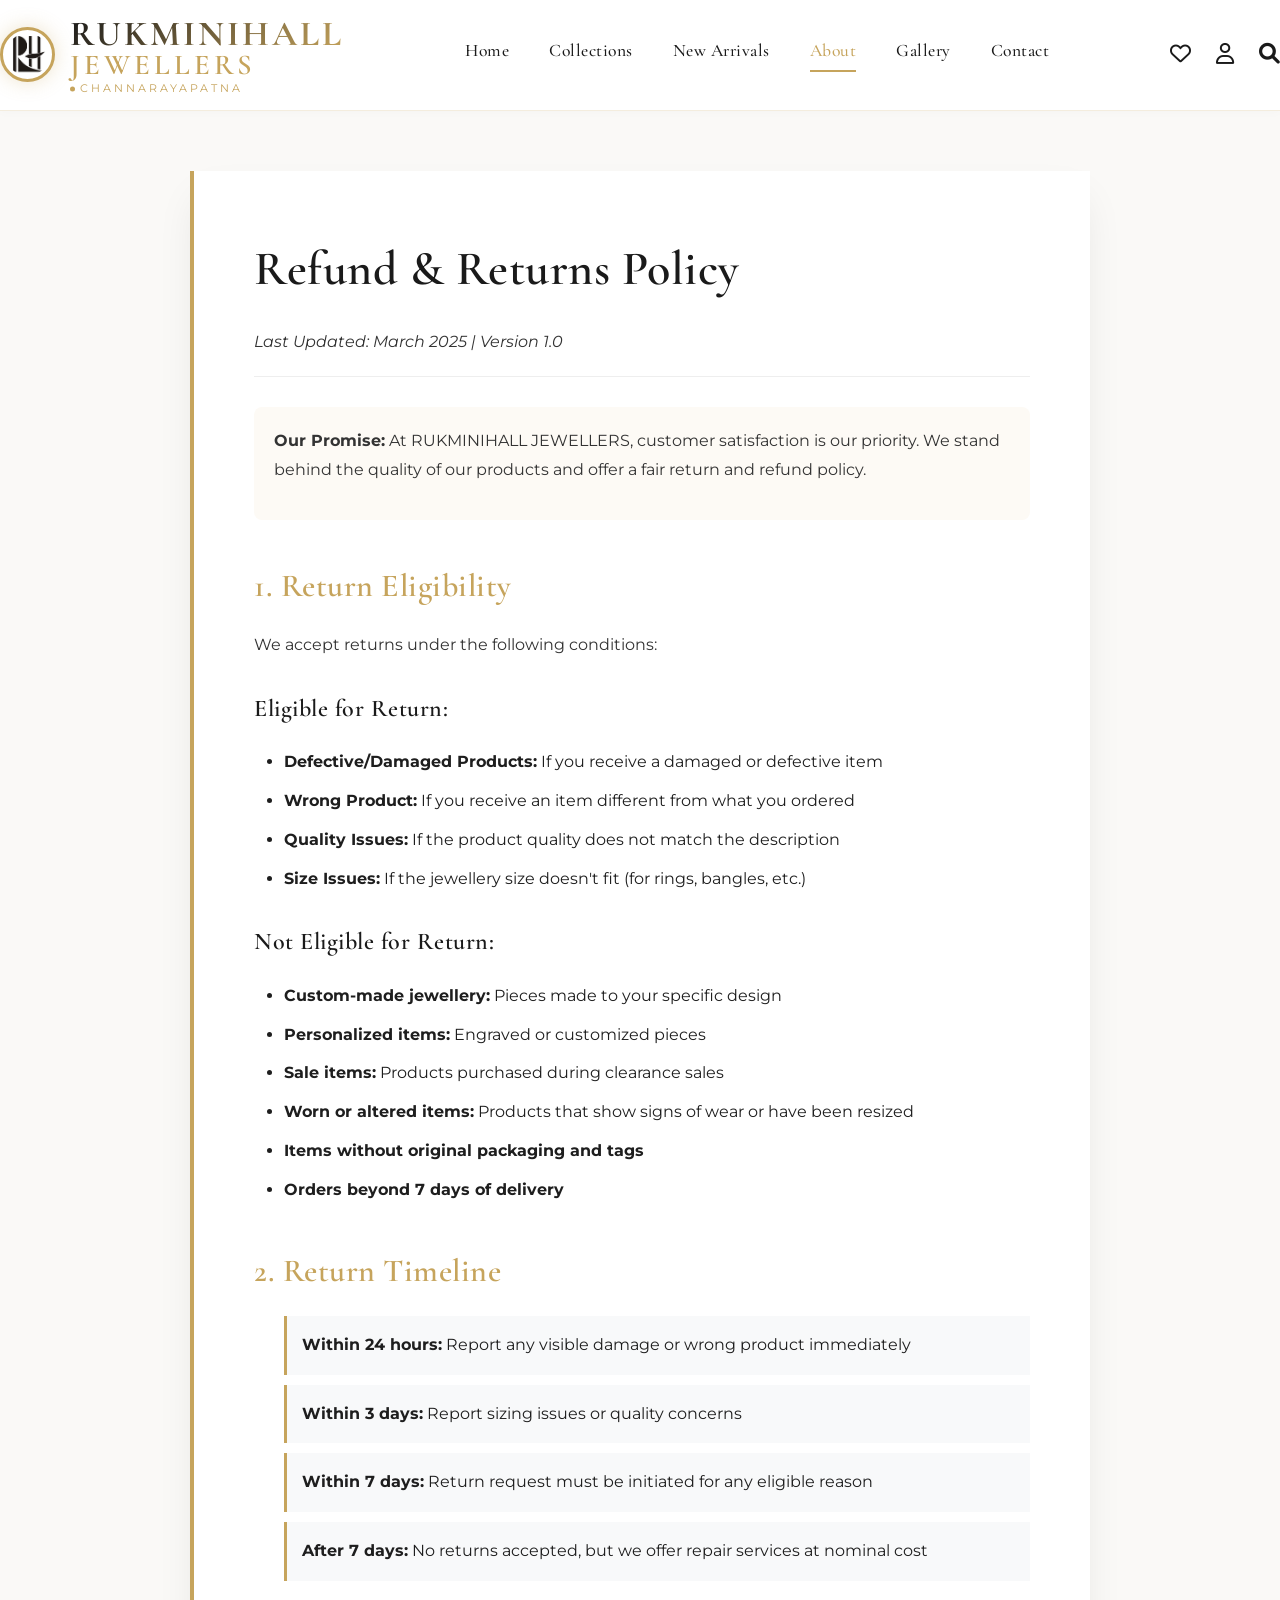
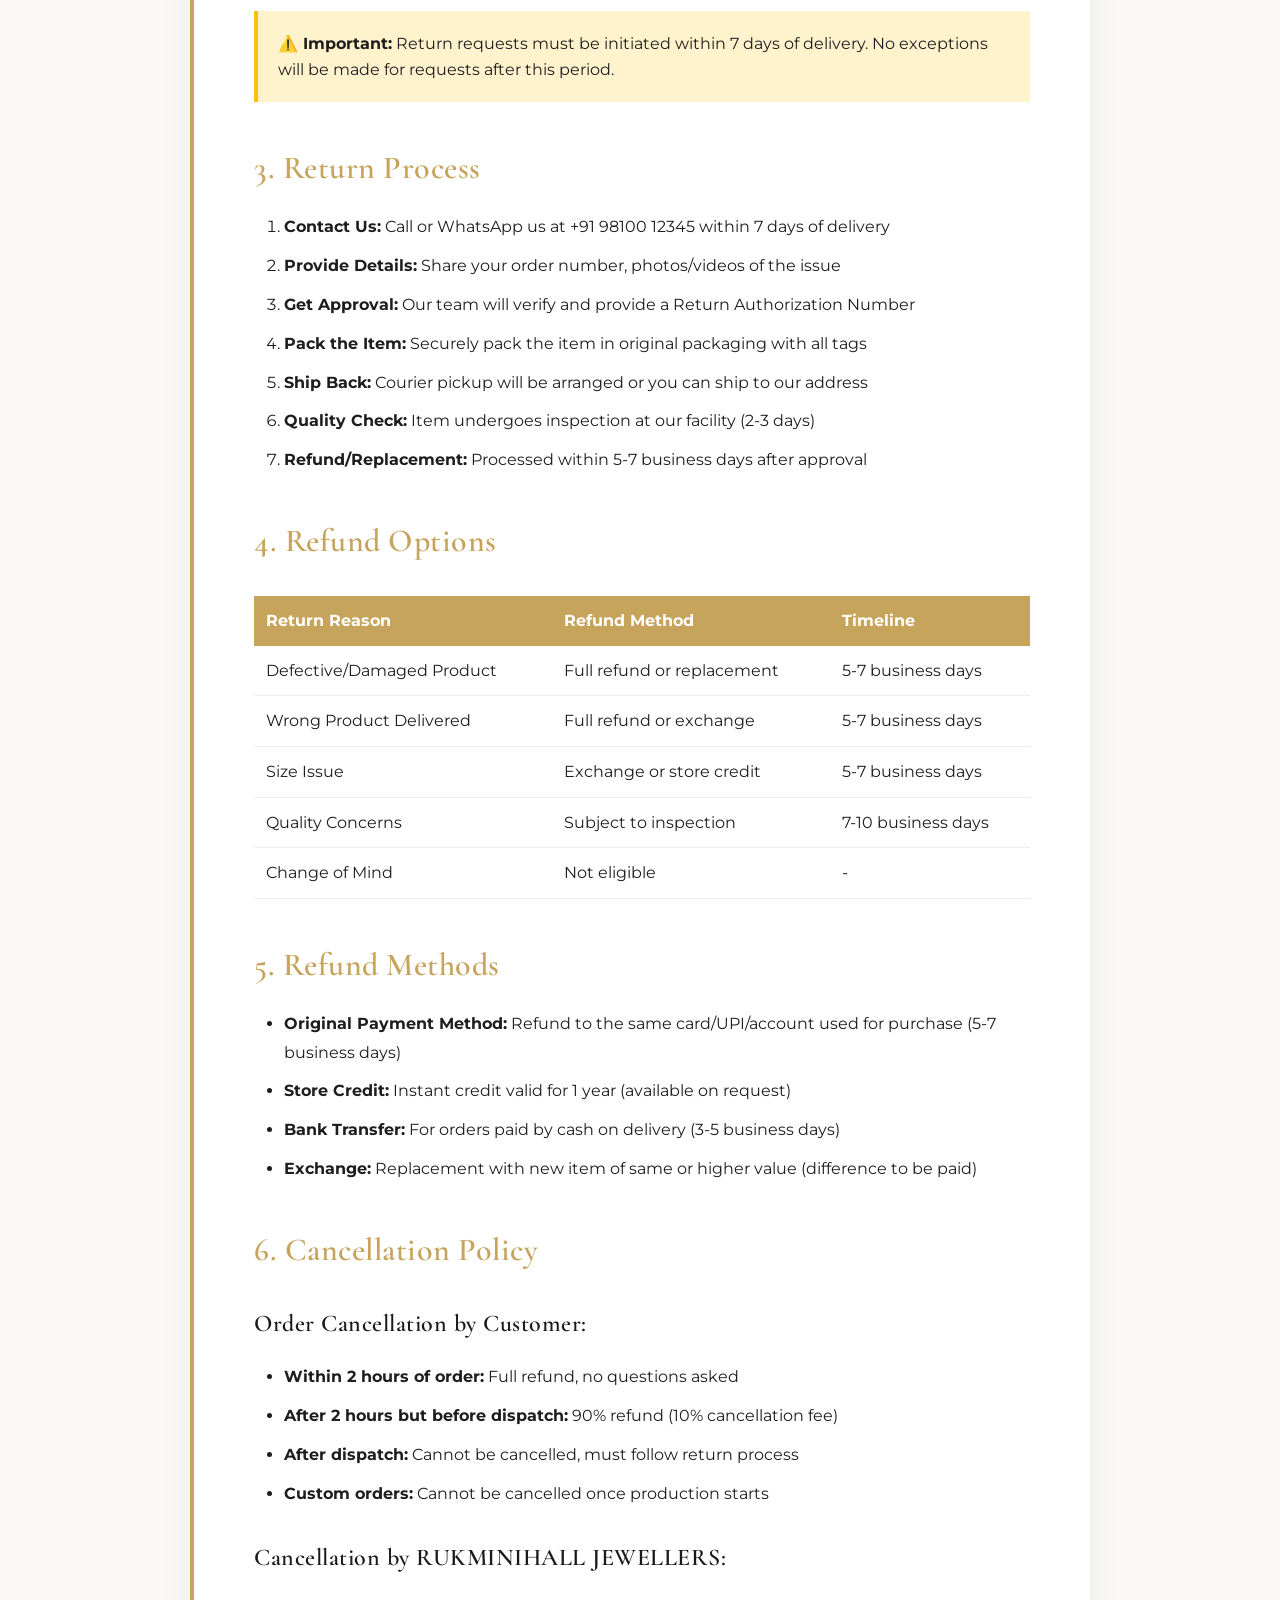
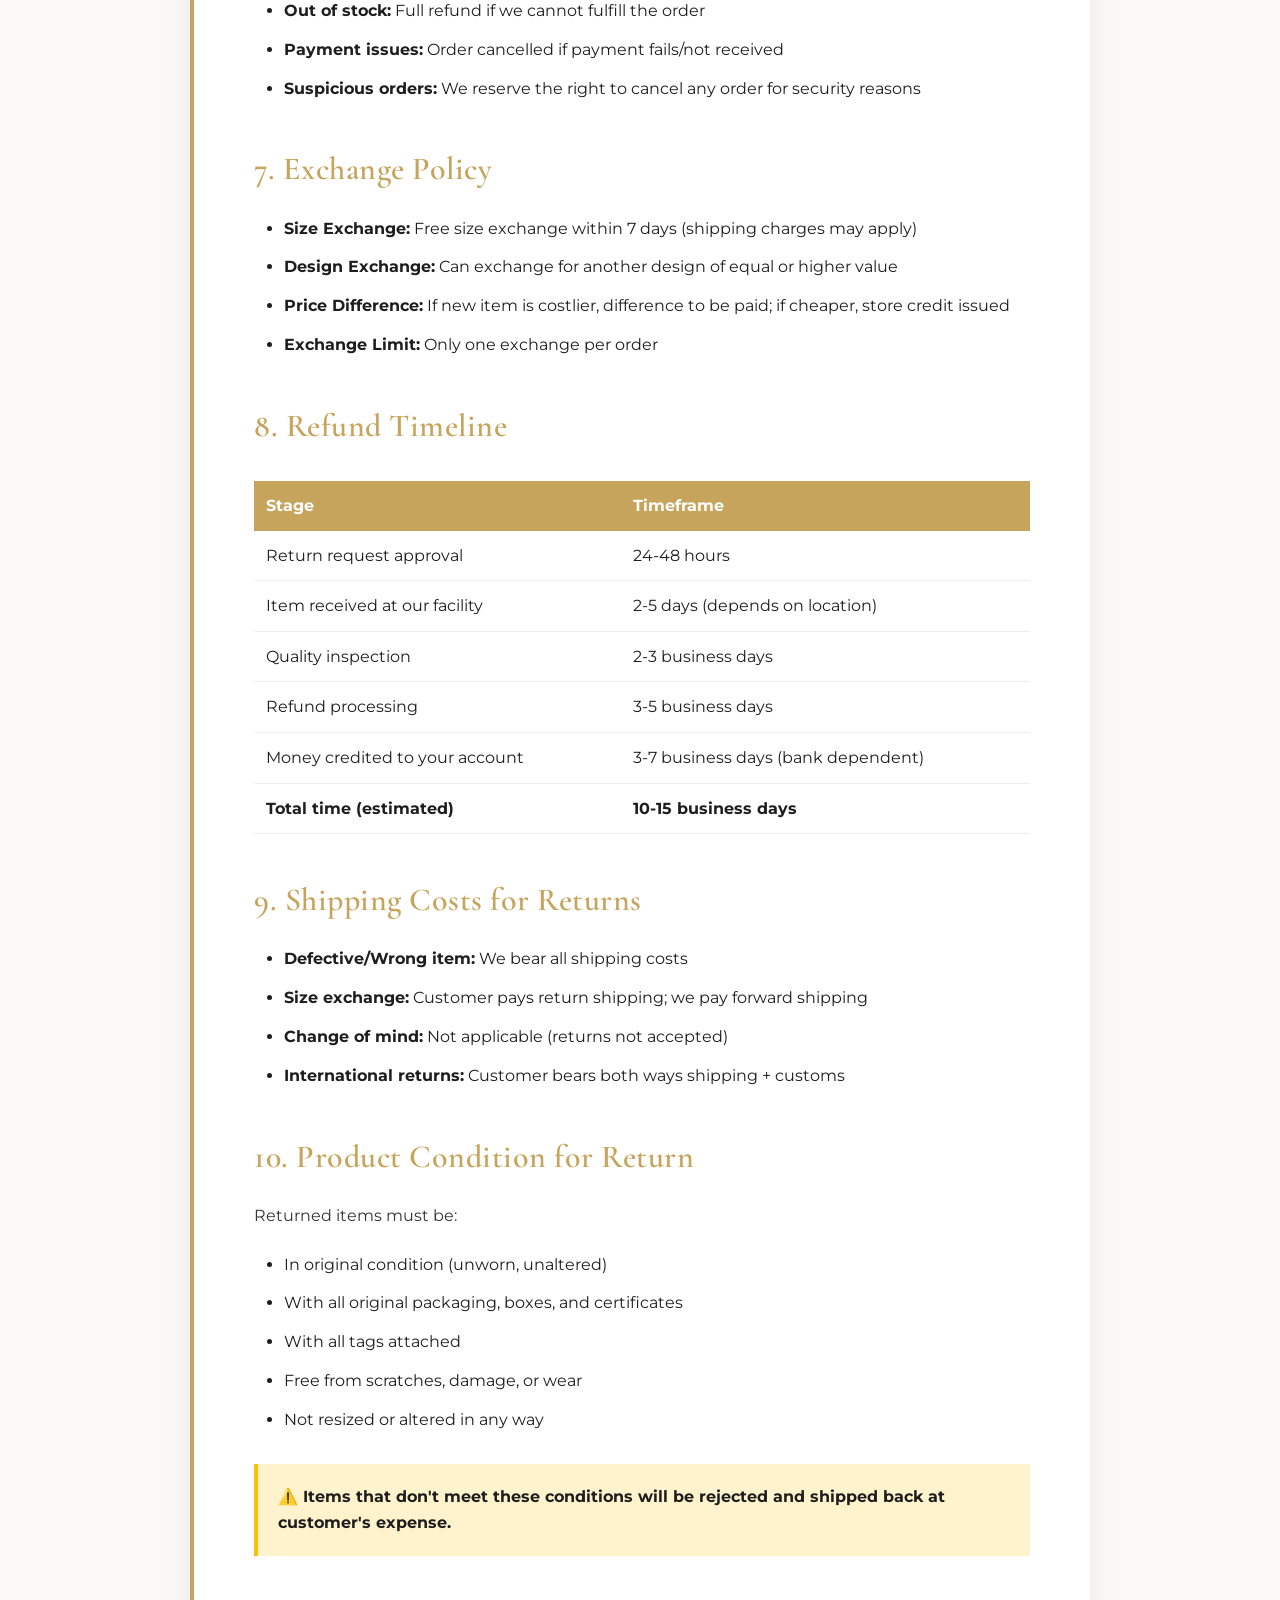
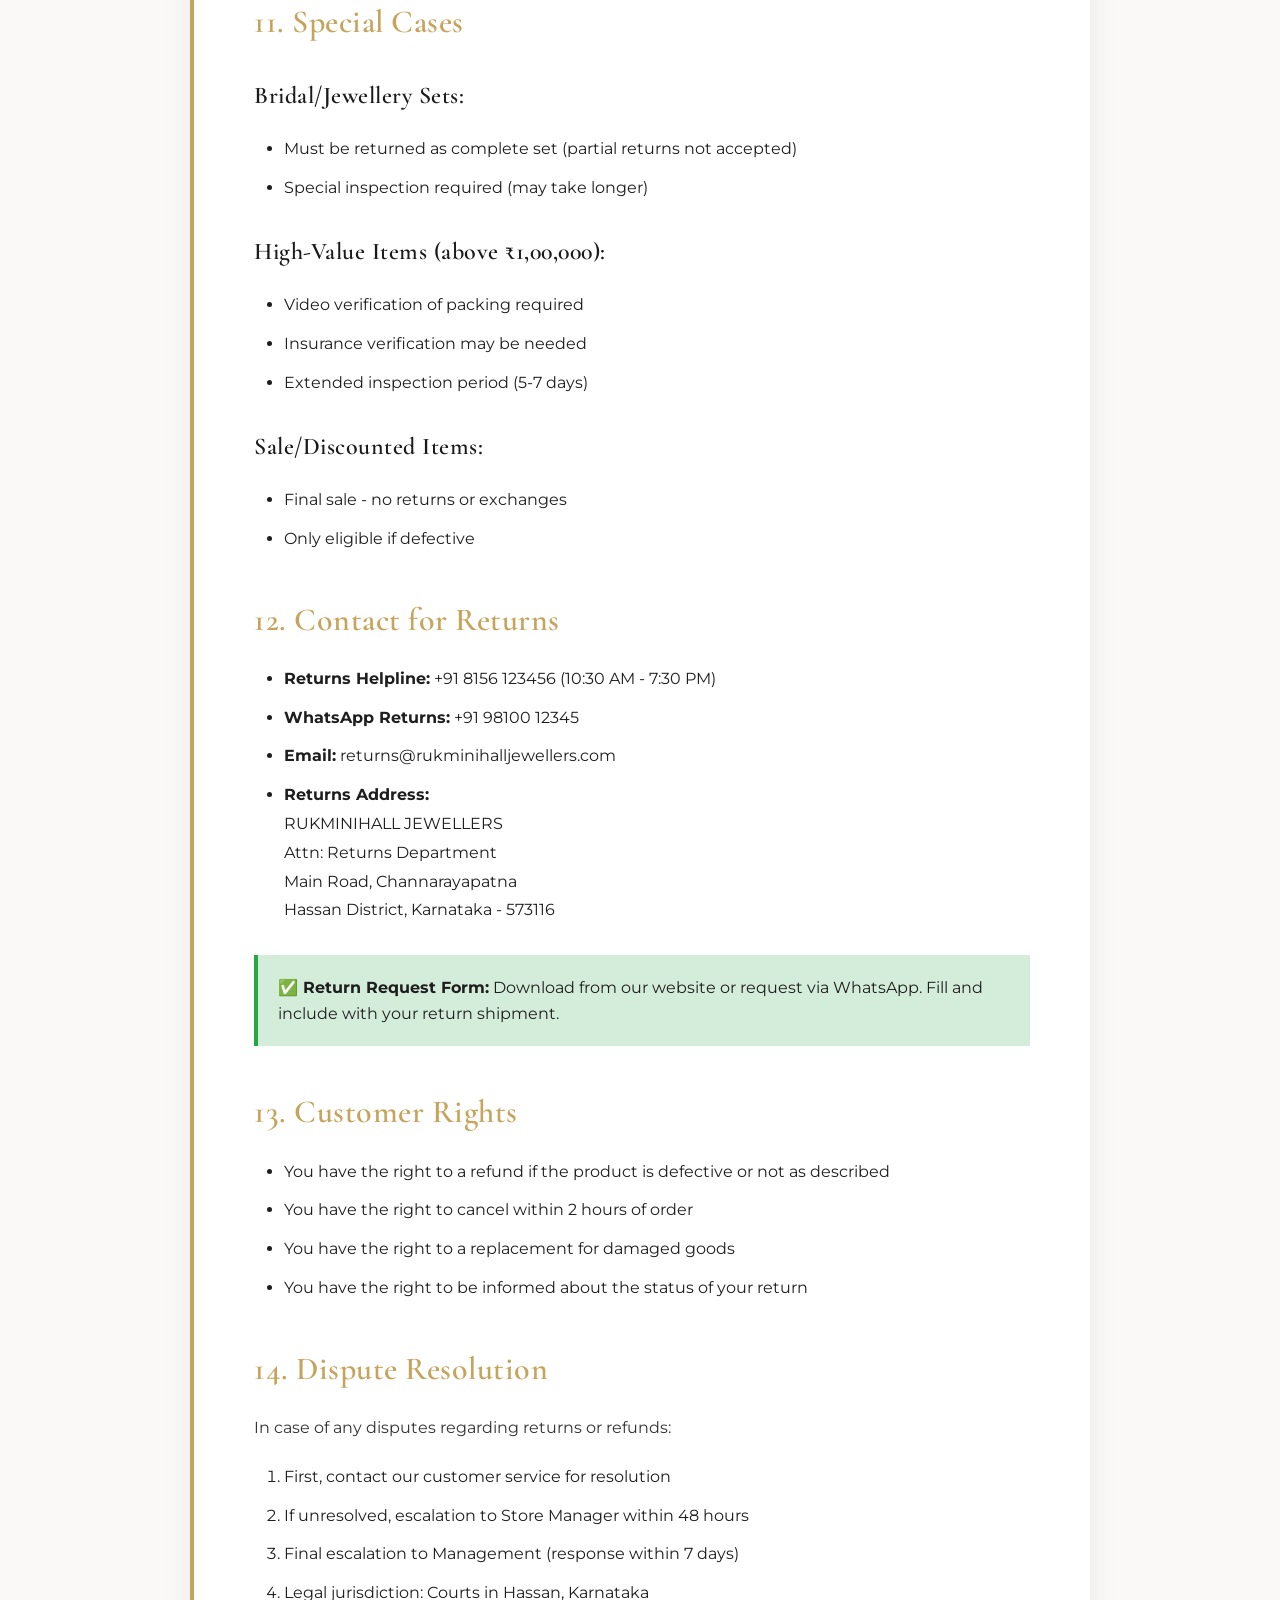
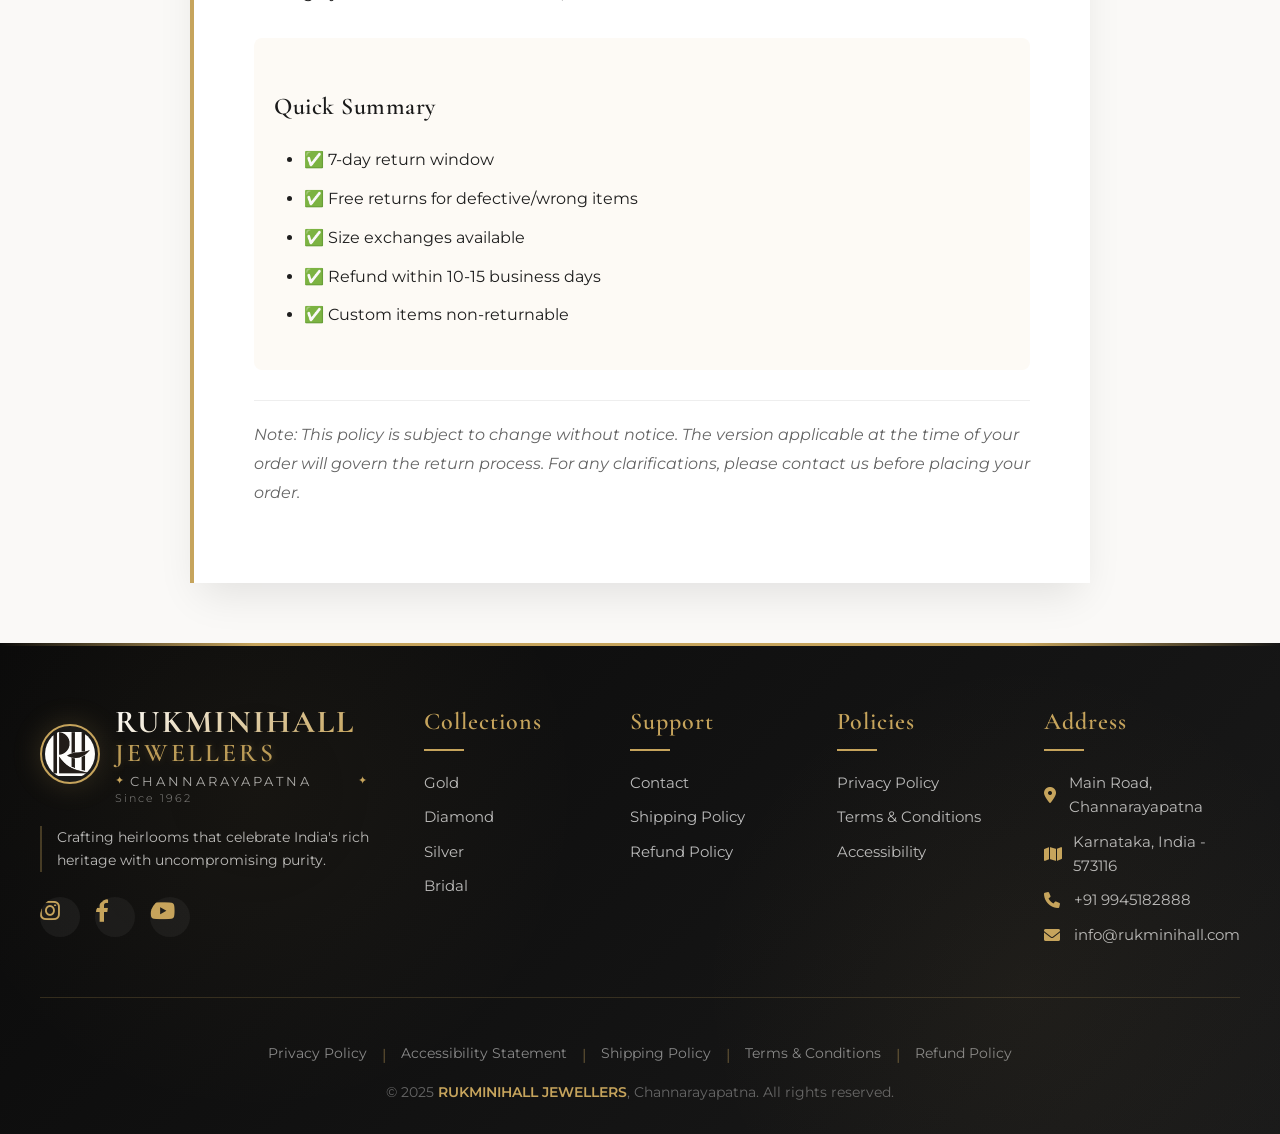
<file: refund-policy.html>
<!DOCTYPE html>
<html lang="en">
<head>
    <meta charset="UTF-8">
    <meta name="viewport" content="width=device-width, initial-scale=1.0">
    <title>Refund & Returns Policy - RUKMINIHALL JEWELLERS</title>
    <link rel="stylesheet" href="https://cdnjs.cloudflare.com/ajax/libs/font-awesome/6.0.0-beta3/css/all.min.css">
    <link href="https://fonts.googleapis.com/css2?family=Cormorant+Garamond:wght@400;500;600;700&family=Montserrat:wght@300;400;500;600&display=swap" rel="stylesheet">
    <link rel="stylesheet" href="css/style.css">
    <style>
        .policy-content {
            max-width: 900px;
            margin: 60px auto;
            background: white;
            padding: 60px;
            box-shadow: var(--shadow);
            border-left: 4px solid var(--gold);
        }
        .policy-content h1 {
            font-size: 3rem;
            margin-bottom: 20px;
            color: var(--deep-black);
        }
        .policy-content h2 {
            font-size: 2rem;
            margin: 40px 0 20px;
            color: var(--gold);
        }
        .policy-content h3 {
            font-size: 1.5rem;
            margin: 30px 0 15px;
            color: var(--deep-black);
        }
        .policy-content p {
            margin-bottom: 15px;
            line-height: 1.8;
            color: #333;
        }
        .policy-content ul, .policy-content ol {
            margin: 20px 0;
            padding-left: 30px;
        }
        .policy-content li {
            margin-bottom: 10px;
            line-height: 1.8;
        }
        .policy-content .highlight {
            background: var(--soft-cream);
            padding: 20px;
            border-radius: 8px;
            margin: 30px 0;
        }
        .policy-content .warning-box {
            background: #fff3cd;
            border-left: 4px solid #ffc107;
            padding: 20px;
            margin: 30px 0;
        }
        .policy-content .success-box {
            background: #d4edda;
            border-left: 4px solid #28a745;
            padding: 20px;
            margin: 30px 0;
        }
        .policy-content .note {
            color: #666;
            font-style: italic;
            border-top: 1px solid #eee;
            padding-top: 20px;
            margin-top: 30px;
        }
        .last-updated {
            color: #777;
            font-style: italic;
            margin-bottom: 30px;
            padding-bottom: 20px;
            border-bottom: 1px solid #eee;
        }
        .refund-table {
            width: 100%;
            border-collapse: collapse;
            margin: 30px 0;
        }
        .refund-table th {
            background: var(--gold);
            color: white;
            padding: 12px;
            text-align: left;
        }
        .refund-table td {
            padding: 12px;
            border-bottom: 1px solid #eee;
        }
        .refund-table tr:hover {
            background: #f9f9f9;
        }
        .timeline-list {
            list-style: none;
            padding: 0;
        }
        .timeline-list li {
            padding: 15px;
            background: #f8f9fa;
            margin-bottom: 10px;
            border-left: 3px solid var(--gold);
        }
    </style>
</head>
<body>
 <header>
        <div class="container header-inner">
            <div class="logo-container">
                <img src="images/logo.png" alt="RUKMINIHALL JEWELLERS Logo" class="logo-image" onerror="this.style.display='none'">
                <div class="logo">
                    <span class="main-name">RUKMINIHALL</span>
                    <span class="main-name-part">JEWELLERS</span>
                    <div class="location-badge">CHANNARAYAPATNA</div>
                </div>
            </div>
            
            <div class="hamburger" id="hamburger-menu" onclick="toggleMenu()">
                <span></span>
                <span></span>
                <span></span>
            </div>
            
            <div class="nav-links" id="nav-links">
                <a href="/" onclick="closeMenu()">Home</a>
                <a href="collections" onclick="closeMenu()">Collections</a>
                <a href="new-arrivals" onclick="closeMenu()">New Arrivals</a>
                <a href="about" class="active" onclick="closeMenu()">About</a>
                <a href="gallery" onclick="closeMenu()">Gallery</a>
                <a href="contact" onclick="closeMenu()">Contact</a>
            </div>
            
            <div class="header-icons">
                <i class="far fa-heart"></i>
                <i class="far fa-user"></i>
                <i class="fas fa-search"></i>
            </div>
        </div>
    </header>

    

    <div class="container">
        <div class="policy-content">
            <h1>Refund & Returns Policy</h1>
            <p class="last-updated">Last Updated: March 2025 | Version 1.0</p>

            <div class="highlight">
                <p><strong>Our Promise:</strong> At RUKMINIHALL JEWELLERS, customer satisfaction is our priority. We stand behind the quality of our products and offer a fair return and refund policy.</p>
            </div>

            <h2>1. Return Eligibility</h2>
            <p>We accept returns under the following conditions:</p>
            
            <h3>Eligible for Return:</h3>
            <ul>
                <li><strong>Defective/Damaged Products:</strong> If you receive a damaged or defective item</li>
                <li><strong>Wrong Product:</strong> If you receive an item different from what you ordered</li>
                <li><strong>Quality Issues:</strong> If the product quality does not match the description</li>
                <li><strong>Size Issues:</strong> If the jewellery size doesn't fit (for rings, bangles, etc.)</li>
            </ul>

            <h3>Not Eligible for Return:</h3>
            <ul>
                <li><strong>Custom-made jewellery:</strong> Pieces made to your specific design</li>
                <li><strong>Personalized items:</strong> Engraved or customized pieces</li>
                <li><strong>Sale items:</strong> Products purchased during clearance sales</li>
                <li><strong>Worn or altered items:</strong> Products that show signs of wear or have been resized</li>
                <li><strong>Items without original packaging and tags</strong></li>
                <li><strong>Orders beyond 7 days of delivery</strong></li>
            </ul>

            <h2>2. Return Timeline</h2>
            <ul class="timeline-list">
                <li><strong>Within 24 hours:</strong> Report any visible damage or wrong product immediately</li>
                <li><strong>Within 3 days:</strong> Report sizing issues or quality concerns</li>
                <li><strong>Within 7 days:</strong> Return request must be initiated for any eligible reason</li>
                <li><strong>After 7 days:</strong> No returns accepted, but we offer repair services at nominal cost</li>
            </ul>

            <div class="warning-box">
                <strong>⚠️ Important:</strong> Return requests must be initiated within 7 days of delivery. No exceptions will be made for requests after this period.
            </div>

            <h2>3. Return Process</h2>
            <ol>
                <li><strong>Contact Us:</strong> Call or WhatsApp us at +91 98100 12345 within 7 days of delivery</li>
                <li><strong>Provide Details:</strong> Share your order number, photos/videos of the issue</li>
                <li><strong>Get Approval:</strong> Our team will verify and provide a Return Authorization Number</li>
                <li><strong>Pack the Item:</strong> Securely pack the item in original packaging with all tags</li>
                <li><strong>Ship Back:</strong> Courier pickup will be arranged or you can ship to our address</li>
                <li><strong>Quality Check:</strong> Item undergoes inspection at our facility (2-3 days)</li>
                <li><strong>Refund/Replacement:</strong> Processed within 5-7 business days after approval</li>
            </ol>

            <h2>4. Refund Options</h2>
            <table class="refund-table">
                <thead>
                    <tr>
                        <th>Return Reason</th>
                        <th>Refund Method</th>
                        <th>Timeline</th>
                    </tr>
                </thead>
                <tbody>
                    <tr>
                        <td>Defective/Damaged Product</td>
                        <td>Full refund or replacement</td>
                        <td>5-7 business days</td>
                    </tr>
                    <tr>
                        <td>Wrong Product Delivered</td>
                        <td>Full refund or exchange</td>
                        <td>5-7 business days</td>
                    </tr>
                    <tr>
                        <td>Size Issue</td>
                        <td>Exchange or store credit</td>
                        <td>5-7 business days</td>
                    </tr>
                    <tr>
                        <td>Quality Concerns</td>
                        <td>Subject to inspection</td>
                        <td>7-10 business days</td>
                    </tr>
                    <tr>
                        <td>Change of Mind</td>
                        <td>Not eligible</td>
                        <td>-</td>
                    </tr>
                </tbody>
            </table>

            <h2>5. Refund Methods</h2>
            <ul>
                <li><strong>Original Payment Method:</strong> Refund to the same card/UPI/account used for purchase (5-7 business days)</li>
                <li><strong>Store Credit:</strong> Instant credit valid for 1 year (available on request)</li>
                <li><strong>Bank Transfer:</strong> For orders paid by cash on delivery (3-5 business days)</li>
                <li><strong>Exchange:</strong> Replacement with new item of same or higher value (difference to be paid)</li>
            </ul>

            <h2>6. Cancellation Policy</h2>
            
            <h3>Order Cancellation by Customer:</h3>
            <ul>
                <li><strong>Within 2 hours of order:</strong> Full refund, no questions asked</li>
                <li><strong>After 2 hours but before dispatch:</strong> 90% refund (10% cancellation fee)</li>
                <li><strong>After dispatch:</strong> Cannot be cancelled, must follow return process</li>
                <li><strong>Custom orders:</strong> Cannot be cancelled once production starts</li>
            </ul>

            <h3>Cancellation by RUKMINIHALL JEWELLERS:</h3>
            <ul>
                <li><strong>Out of stock:</strong> Full refund if we cannot fulfill the order</li>
                <li><strong>Payment issues:</strong> Order cancelled if payment fails/not received</li>
                <li><strong>Suspicious orders:</strong> We reserve the right to cancel any order for security reasons</li>
            </ul>

            <h2>7. Exchange Policy</h2>
            <ul>
                <li><strong>Size Exchange:</strong> Free size exchange within 7 days (shipping charges may apply)</li>
                <li><strong>Design Exchange:</strong> Can exchange for another design of equal or higher value</li>
                <li><strong>Price Difference:</strong> If new item is costlier, difference to be paid; if cheaper, store credit issued</li>
                <li><strong>Exchange Limit:</strong> Only one exchange per order</li>
            </ul>

            <h2>8. Refund Timeline</h2>
            <table class="refund-table">
                <thead>
                    <tr>
                        <th>Stage</th>
                        <th>Timeframe</th>
                    </tr>
                </thead>
                <tbody>
                    <tr>
                        <td>Return request approval</td>
                        <td>24-48 hours</td>
                    </tr>
                    <tr>
                        <td>Item received at our facility</td>
                        <td>2-5 days (depends on location)</td>
                    </tr>
                    <tr>
                        <td>Quality inspection</td>
                        <td>2-3 business days</td>
                    </tr>
                    <tr>
                        <td>Refund processing</td>
                        <td>3-5 business days</td>
                    </tr>
                    <tr>
                        <td>Money credited to your account</td>
                        <td>3-7 business days (bank dependent)</td>
                    </tr>
                    <tr>
                        <td><strong>Total time (estimated)</strong></td>
                        <td><strong>10-15 business days</strong></td>
                    </tr>
                </tbody>
            </table>

            <h2>9. Shipping Costs for Returns</h2>
            <ul>
                <li><strong>Defective/Wrong item:</strong> We bear all shipping costs</li>
                <li><strong>Size exchange:</strong> Customer pays return shipping; we pay forward shipping</li>
                <li><strong>Change of mind:</strong> Not applicable (returns not accepted)</li>
                <li><strong>International returns:</strong> Customer bears both ways shipping + customs</li>
            </ul>

            <h2>10. Product Condition for Return</h2>
            <p>Returned items must be:</p>
            <ul>
                <li>In original condition (unworn, unaltered)</li>
                <li>With all original packaging, boxes, and certificates</li>
                <li>With all tags attached</li>
                <li>Free from scratches, damage, or wear</li>
                <li>Not resized or altered in any way</li>
            </ul>

            <div class="warning-box">
                <strong>⚠️ Items that don't meet these conditions will be rejected and shipped back at customer's expense.</strong>
            </div>

            <h2>11. Special Cases</h2>
            
            <h3>Bridal/Jewellery Sets:</h3>
            <ul>
                <li>Must be returned as complete set (partial returns not accepted)</li>
                <li>Special inspection required (may take longer)</li>
            </ul>

            <h3>High-Value Items (above ₹1,00,000):</h3>
            <ul>
                <li>Video verification of packing required</li>
                <li>Insurance verification may be needed</li>
                <li>Extended inspection period (5-7 days)</li>
            </ul>

            <h3>Sale/Discounted Items:</h3>
            <ul>
                <li>Final sale - no returns or exchanges</li>
                <li>Only eligible if defective</li>
            </ul>

            <h2>12. Contact for Returns</h2>
            <ul>
                <li><strong>Returns Helpline:</strong> +91 8156 123456 (10:30 AM - 7:30 PM)</li>
                <li><strong>WhatsApp Returns:</strong> +91 98100 12345</li>
                <li><strong>Email:</strong> returns@rukminihalljewellers.com</li>
                <li><strong>Returns Address:</strong><br>
                    RUKMINIHALL JEWELLERS<br>
                    Attn: Returns Department<br>
                    Main Road, Channarayapatna<br>
                    Hassan District, Karnataka - 573116</li>
            </ul>

            <div class="success-box">
                <strong>✅ Return Request Form:</strong> Download from our website or request via WhatsApp. Fill and include with your return shipment.
            </div>

            <h2>13. Customer Rights</h2>
            <ul>
                <li>You have the right to a refund if the product is defective or not as described</li>
                <li>You have the right to cancel within 2 hours of order</li>
                <li>You have the right to a replacement for damaged goods</li>
                <li>You have the right to be informed about the status of your return</li>
            </ul>

            <h2>14. Dispute Resolution</h2>
            <p>In case of any disputes regarding returns or refunds:</p>
            <ol>
                <li>First, contact our customer service for resolution</li>
                <li>If unresolved, escalation to Store Manager within 48 hours</li>
                <li>Final escalation to Management (response within 7 days)</li>
                <li>Legal jurisdiction: Courts in Hassan, Karnataka</li>
            </ol>

            <div class="highlight">
                <h3>Quick Summary</h3>
                <ul>
                    <li>✅ 7-day return window</li>
                    <li>✅ Free returns for defective/wrong items</li>
                    <li>✅ Size exchanges available</li>
                    <li>✅ Refund within 10-15 business days</li>
                    <li>✅ Custom items non-returnable</li>
                </ul>
            </div>

            <p class="note">Note: This policy is subject to change without notice. The version applicable at the time of your order will govern the return process. For any clarifications, please contact us before placing your order.</p>
        </div>
    </div>

 <footer>
    <div class="container">
        <div class="footer-grid">
            <div class="footer-col">
                <div class="footer-logo-container">
                    <img src="images/logo.png" alt="RUKMINIHALL JEWELLERS Logo" class="footer-logo-image" onerror="this.style.display='none'">
                    <div class="footer-logo">
                        <span class="footer-main-name">RUKMINIHALL</span>
                        <span class="footer-main-name-part">JEWELLERS</span>
                        <div class="footer-location">CHANNARAYAPATNA</div>
                        <div class="footer-established">Since 1962</div>
                    </div>
                </div>
                <p class="footer-description">Crafting heirlooms that celebrate India's rich heritage with uncompromising purity.</p>
                <div class="social">
                    <a href="#" class="social-icon"><i class="fab fa-instagram"></i></a>
                    <a href="#" class="social-icon"><i class="fab fa-facebook-f"></i></a>
                    <a href="#" class="social-icon"><i class="fab fa-youtube"></i></a>
                </div>
            </div>
            <div class="footer-col">
                <h4>Collections</h4>
                <a href="collections#gold">Gold</a>
                <a href="collections#diamond">Diamond</a>
                <a href="collections#silver">Silver</a>
                <a href="collections#bridal">Bridal</a>
            </div>
            <div class="footer-col">
                <h4>Support</h4>
                <a href="contact">Contact</a>
                <a href="shipping-policy">Shipping Policy</a>
                <a href="refund-policy">Refund Policy</a>
            </div>
            <div class="footer-col">
                <h4>Policies</h4>
                <a href="privacy-policy">Privacy Policy</a>
                <a href="terms-conditions">Terms & Conditions</a>
                <a href="accessibility-statement">Accessibility</a>
            </div>
            <div class="footer-col">
                <h4>Address</h4>
                <p><i class="fas fa-map-marker-alt"></i> Main Road, Channarayapatna</p>
                <p><i class="fas fa-map"></i> Karnataka, India - 573116</p>
                <p><i class="fas fa-phone"></i> +91 9945182888</p>
                <p><i class="fas fa-envelope"></i> info@rukminihall.com</p>
            </div>
        </div>
        <div class="footer-bottom">
            <div class="footer-links">
                <a href="privacy-policy">Privacy Policy</a> <span class="separator">|</span>
                <a href="accessibility-statement">Accessibility Statement</a> <span class="separator">|</span>
                <a href="shipping-policy">Shipping Policy</a> <span class="separator">|</span>
                <a href="terms-conditions">Terms & Conditions</a> <span class="separator">|</span>
                <a href="refund-policy">Refund Policy</a>
            </div>
            <p class="copyright">© 2025 <span class="brand-highlight">RUKMINIHALL JEWELLERS</span>, Channarayapatna. All rights reserved.</p>
        </div>
    </div>
</footer>

    <script>
        function toggleMenu() {
            document.getElementById('nav-links').classList.toggle('active');
            document.getElementById('hamburger-menu').classList.toggle('open');
        }
        
        function closeMenu() {
            document.getElementById('nav-links').classList.remove('active');
            document.getElementById('hamburger-menu').classList.remove('open');
        }
    </script>

    <script src="js/main.js"></script>
</body>
</html>
</file>
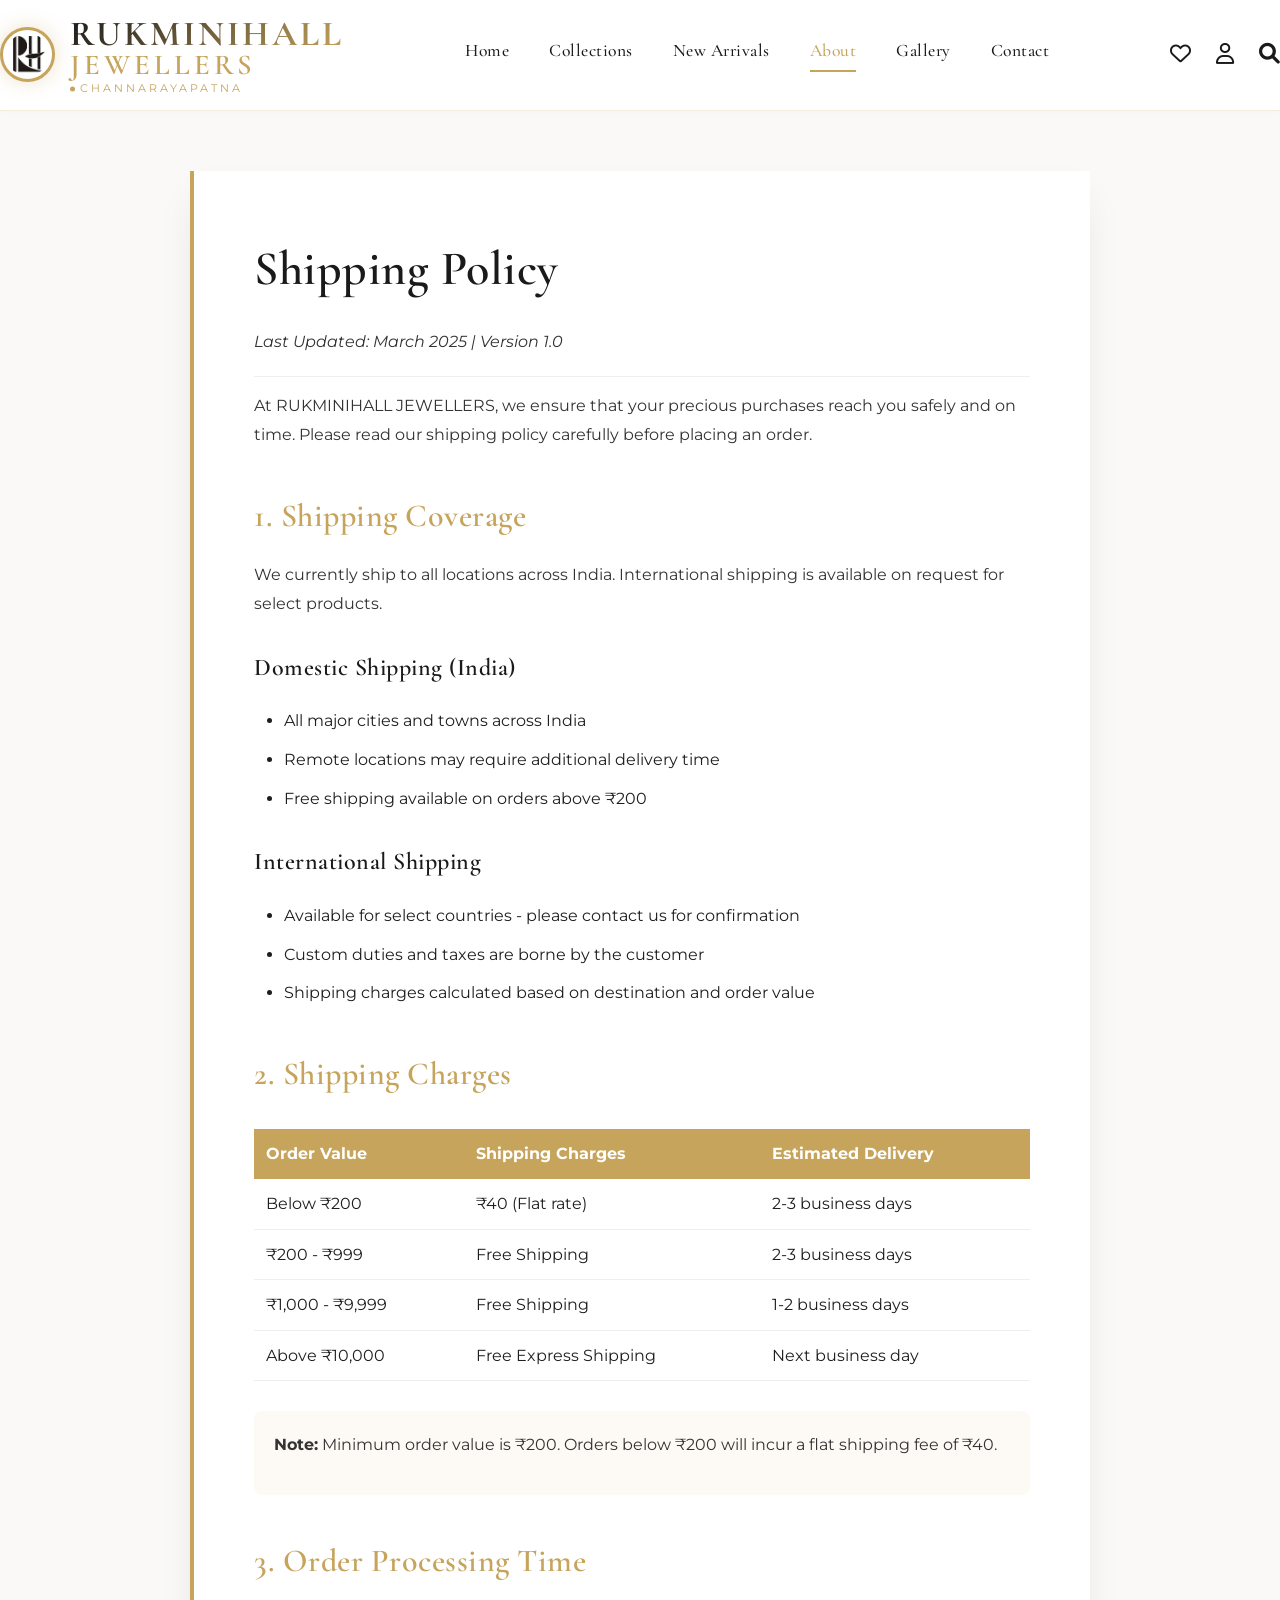
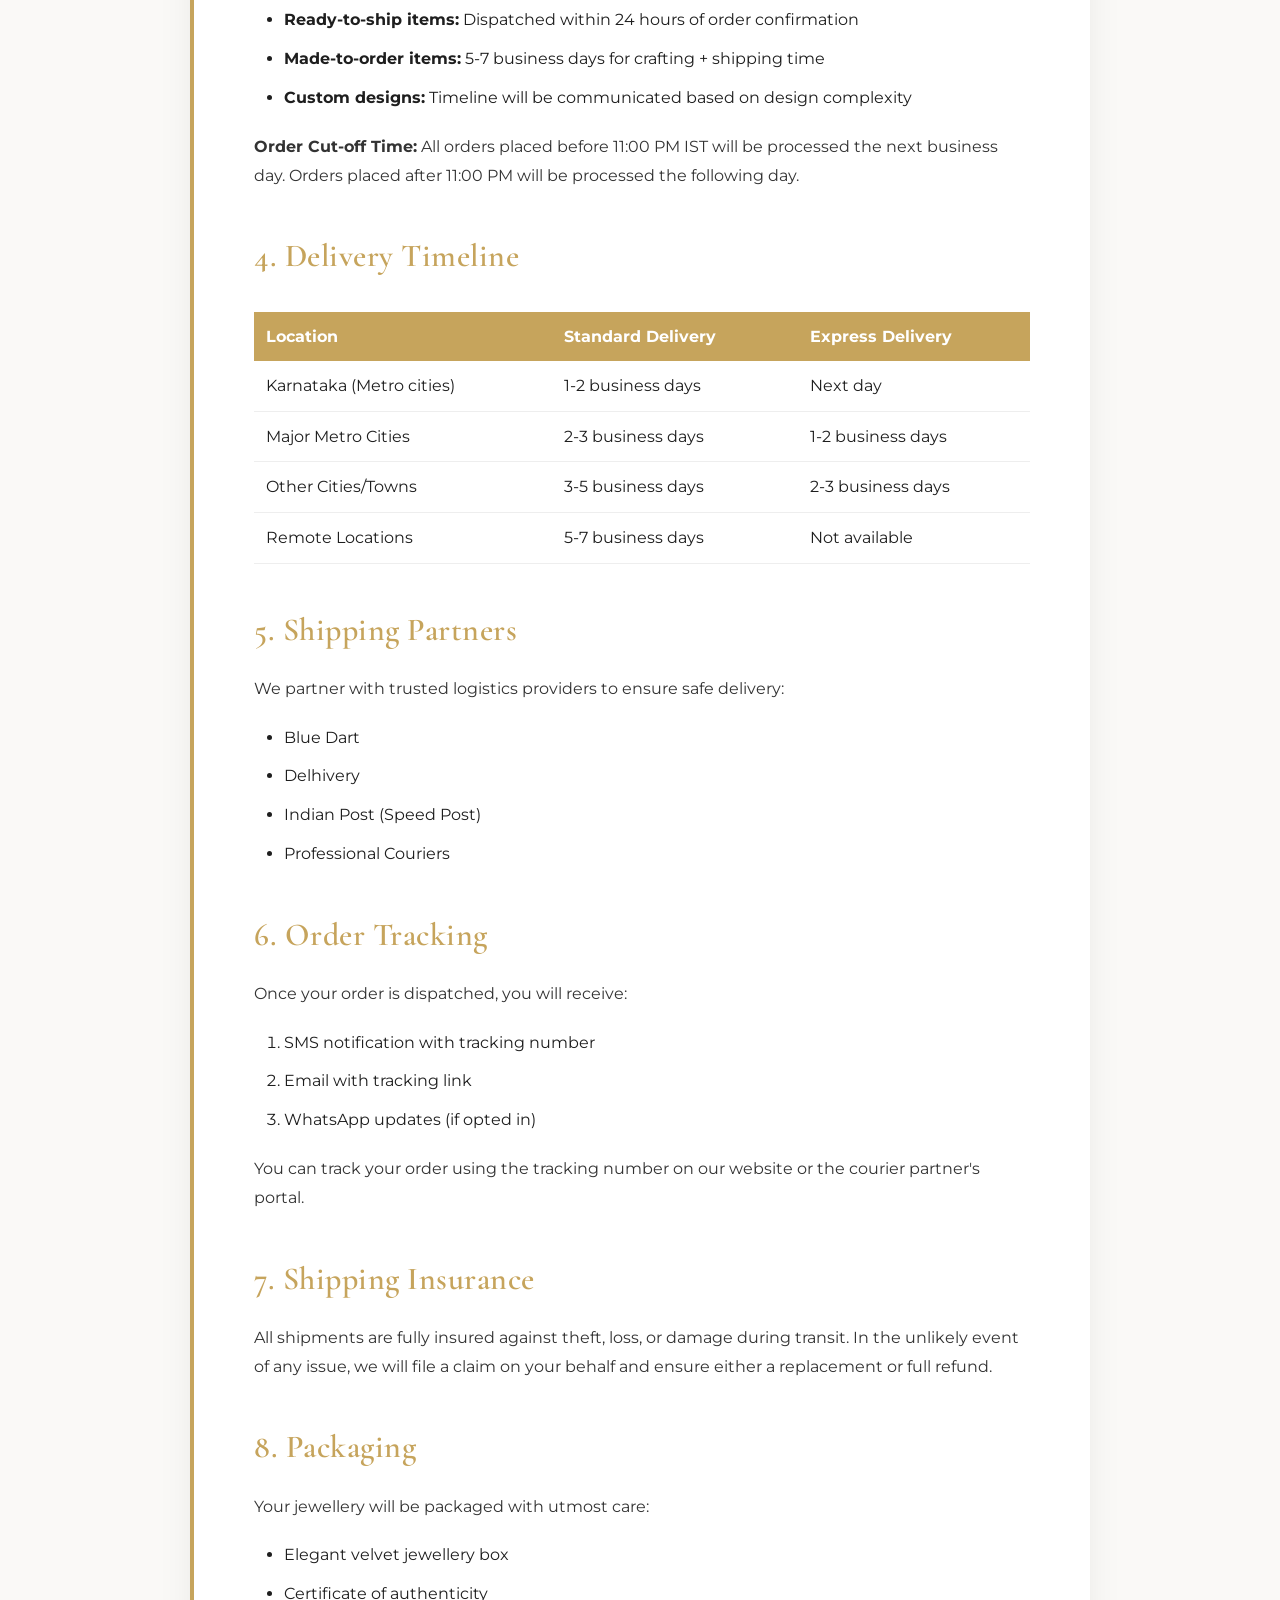
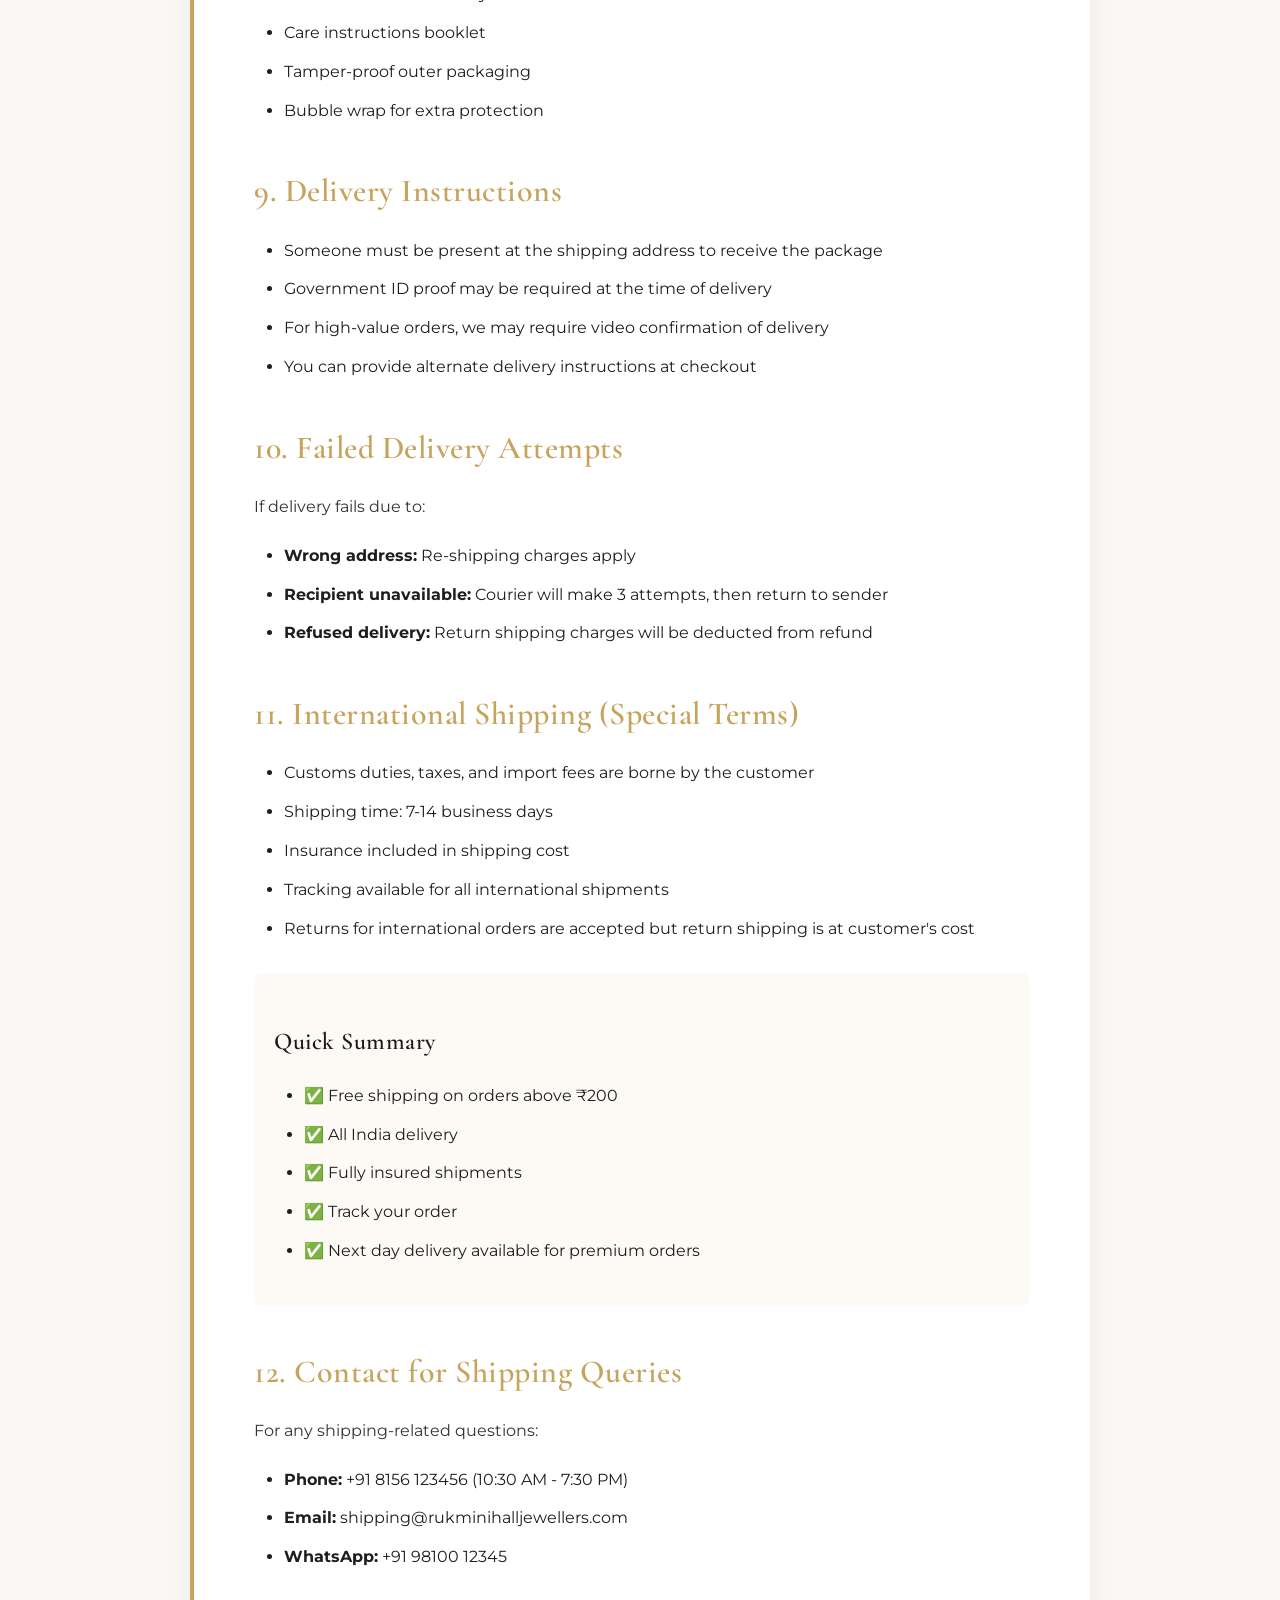
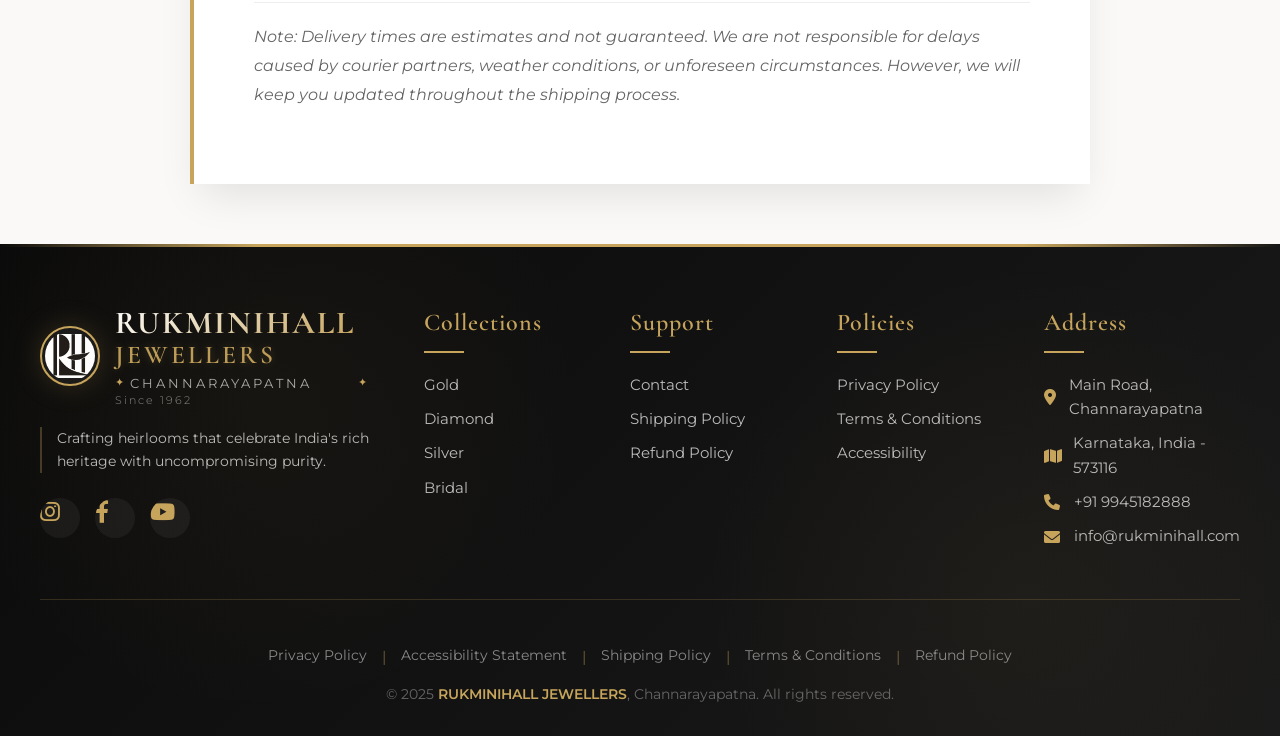
<file: shipping-policy.html>
<!DOCTYPE html>
<html lang="en">
<head>
    <meta charset="UTF-8">
    <meta name="viewport" content="width=device-width, initial-scale=1.0">
    <title>Shipping Policy - RUKMINIHALL JEWELLERS</title>
    <link rel="stylesheet" href="https://cdnjs.cloudflare.com/ajax/libs/font-awesome/6.0.0-beta3/css/all.min.css">
    <link href="https://fonts.googleapis.com/css2?family=Cormorant+Garamond:wght@400;500;600;700&family=Montserrat:wght@300;400;500;600&display=swap" rel="stylesheet">
    <link rel="stylesheet" href="css/style.css">
    <style>
        .policy-content {
            max-width: 900px;
            margin: 60px auto;
            background: white;
            padding: 60px;
            box-shadow: var(--shadow);
            border-left: 4px solid var(--gold);
        }
        .policy-content h1 {
            font-size: 3rem;
            margin-bottom: 20px;
            color: var(--deep-black);
        }
        .policy-content h2 {
            font-size: 2rem;
            margin: 40px 0 20px;
            color: var(--gold);
        }
        .policy-content h3 {
            font-size: 1.5rem;
            margin: 30px 0 15px;
            color: var(--deep-black);
        }
        .policy-content p {
            margin-bottom: 15px;
            line-height: 1.8;
            color: #333;
        }
        .policy-content ul, .policy-content ol {
            margin: 20px 0;
            padding-left: 30px;
        }
        .policy-content li {
            margin-bottom: 10px;
            line-height: 1.8;
        }
        .policy-content .highlight {
            background: var(--soft-cream);
            padding: 20px;
            border-radius: 8px;
            margin: 30px 0;
        }
        .policy-content .note {
            color: #666;
            font-style: italic;
            border-top: 1px solid #eee;
            padding-top: 20px;
            margin-top: 30px;
        }
        .last-updated {
            color: #777;
            font-style: italic;
            margin-bottom: 30px;
            padding-bottom: 20px;
            border-bottom: 1px solid #eee;
        }
        .shipping-table {
            width: 100%;
            border-collapse: collapse;
            margin: 30px 0;
        }
        .shipping-table th {
            background: var(--gold);
            color: white;
            padding: 12px;
            text-align: left;
        }
        .shipping-table td {
            padding: 12px;
            border-bottom: 1px solid #eee;
        }
        .shipping-table tr:hover {
            background: #f9f9f9;
        }
    </style>
</head>
<body>
  <header>
        <div class="container header-inner">
            <div class="logo-container">
                <img src="images/logo.png" alt="RUKMINIHALL JEWELLERS Logo" class="logo-image" onerror="this.style.display='none'">
                <div class="logo">
                    <span class="main-name">RUKMINIHALL</span>
                    <span class="main-name-part">JEWELLERS</span>
                    <div class="location-badge">CHANNARAYAPATNA</div>
                </div>
            </div>
            
            <div class="hamburger" id="hamburger-menu" onclick="toggleMenu()">
                <span></span>
                <span></span>
                <span></span>
            </div>
            
            <div class="nav-links" id="nav-links">
                <a href="/" onclick="closeMenu()">Home</a>
                <a href="collections" onclick="closeMenu()">Collections</a>
                <a href="new-arrivals" onclick="closeMenu()">New Arrivals</a>
                <a href="about" class="active" onclick="closeMenu()">About</a>
                <a href="gallery" onclick="closeMenu()">Gallery</a>
                <a href="contact" onclick="closeMenu()">Contact</a>
            </div>
            
            <div class="header-icons">
                <i class="far fa-heart"></i>
                <i class="far fa-user"></i>
                <i class="fas fa-search"></i>
            </div>
        </div>
    </header>

    

    <div class="container">
        <div class="policy-content">
            <h1>Shipping Policy</h1>
            <p class="last-updated">Last Updated: March 2025 | Version 1.0</p>

            <p>At RUKMINIHALL JEWELLERS, we ensure that your precious purchases reach you safely and on time. Please read our shipping policy carefully before placing an order.</p>

            <h2>1. Shipping Coverage</h2>
            <p>We currently ship to all locations across India. International shipping is available on request for select products.</p>
            
            <h3>Domestic Shipping (India)</h3>
            <ul>
                <li>All major cities and towns across India</li>
                <li>Remote locations may require additional delivery time</li>
                <li>Free shipping available on orders above ₹200</li>
            </ul>

            <h3>International Shipping</h3>
            <ul>
                <li>Available for select countries - please contact us for confirmation</li>
                <li>Custom duties and taxes are borne by the customer</li>
                <li>Shipping charges calculated based on destination and order value</li>
            </ul>

            <h2>2. Shipping Charges</h2>
            <table class="shipping-table">
                <thead>
                    <tr>
                        <th>Order Value</th>
                        <th>Shipping Charges</th>
                        <th>Estimated Delivery</th>
                    </tr>
                </thead>
                <tbody>
                    <tr>
                        <td>Below ₹200</td>
                        <td>₹40 (Flat rate)</td>
                        <td>2-3 business days</td>
                    </tr>
                    <tr>
                        <td>₹200 - ₹999</td>
                        <td>Free Shipping</td>
                        <td>2-3 business days</td>
                    </tr>
                    <tr>
                        <td>₹1,000 - ₹9,999</td>
                        <td>Free Shipping</td>
                        <td>1-2 business days</td>
                    </tr>
                    <tr>
                        <td>Above ₹10,000</td>
                        <td>Free Express Shipping</td>
                        <td>Next business day</td>
                    </tr>
                </tbody>
            </table>

            <div class="highlight">
                <p><strong>Note:</strong> Minimum order value is ₹200. Orders below ₹200 will incur a flat shipping fee of ₹40.</p>
            </div>

            <h2>3. Order Processing Time</h2>
            <ul>
                <li><strong>Ready-to-ship items:</strong> Dispatched within 24 hours of order confirmation</li>
                <li><strong>Made-to-order items:</strong> 5-7 business days for crafting + shipping time</li>
                <li><strong>Custom designs:</strong> Timeline will be communicated based on design complexity</li>
            </ul>

            <p><strong>Order Cut-off Time:</strong> All orders placed before 11:00 PM IST will be processed the next business day. Orders placed after 11:00 PM will be processed the following day.</p>

            <h2>4. Delivery Timeline</h2>
            <table class="shipping-table">
                <thead>
                    <tr>
                        <th>Location</th>
                        <th>Standard Delivery</th>
                        <th>Express Delivery</th>
                    </tr>
                </thead>
                <tbody>
                    <tr>
                        <td>Karnataka (Metro cities)</td>
                        <td>1-2 business days</td>
                        <td>Next day</td>
                    </tr>
                    <tr>
                        <td>Major Metro Cities</td>
                        <td>2-3 business days</td>
                        <td>1-2 business days</td>
                    </tr>
                    <tr>
                        <td>Other Cities/Towns</td>
                        <td>3-5 business days</td>
                        <td>2-3 business days</td>
                    </tr>
                    <tr>
                        <td>Remote Locations</td>
                        <td>5-7 business days</td>
                        <td>Not available</td>
                    </tr>
                </tbody>
            </table>

            <h2>5. Shipping Partners</h2>
            <p>We partner with trusted logistics providers to ensure safe delivery:</p>
            <ul>
                <li>Blue Dart</li>
                <li>Delhivery</li>
                <li>Indian Post (Speed Post)</li>
                <li>Professional Couriers</li>
            </ul>

            <h2>6. Order Tracking</h2>
            <p>Once your order is dispatched, you will receive:</p>
            <ol>
                <li>SMS notification with tracking number</li>
                <li>Email with tracking link</li>
                <li>WhatsApp updates (if opted in)</li>
            </ol>
            <p>You can track your order using the tracking number on our website or the courier partner's portal.</p>

            <h2>7. Shipping Insurance</h2>
            <p>All shipments are fully insured against theft, loss, or damage during transit. In the unlikely event of any issue, we will file a claim on your behalf and ensure either a replacement or full refund.</p>

            <h2>8. Packaging</h2>
            <p>Your jewellery will be packaged with utmost care:</p>
            <ul>
                <li>Elegant velvet jewellery box</li>
                <li>Certificate of authenticity</li>
                <li>Care instructions booklet</li>
                <li>Tamper-proof outer packaging</li>
                <li>Bubble wrap for extra protection</li>
            </ul>

            <h2>9. Delivery Instructions</h2>
            <ul>
                <li>Someone must be present at the shipping address to receive the package</li>
                <li>Government ID proof may be required at the time of delivery</li>
                <li>For high-value orders, we may require video confirmation of delivery</li>
                <li>You can provide alternate delivery instructions at checkout</li>
            </ul>

            <h2>10. Failed Delivery Attempts</h2>
            <p>If delivery fails due to:</p>
            <ul>
                <li><strong>Wrong address:</strong> Re-shipping charges apply</li>
                <li><strong>Recipient unavailable:</strong> Courier will make 3 attempts, then return to sender</li>
                <li><strong>Refused delivery:</strong> Return shipping charges will be deducted from refund</li>
            </ul>

            <h2>11. International Shipping (Special Terms)</h2>
            <ul>
                <li>Customs duties, taxes, and import fees are borne by the customer</li>
                <li>Shipping time: 7-14 business days</li>
                <li>Insurance included in shipping cost</li>
                <li>Tracking available for all international shipments</li>
                <li>Returns for international orders are accepted but return shipping is at customer's cost</li>
            </ul>

            <div class="highlight">
                <h3>Quick Summary</h3>
                <ul>
                    <li>✅ Free shipping on orders above ₹200</li>
                    <li>✅ All India delivery</li>
                    <li>✅ Fully insured shipments</li>
                    <li>✅ Track your order</li>
                    <li>✅ Next day delivery available for premium orders</li>
                </ul>
            </div>

            <h2>12. Contact for Shipping Queries</h2>
            <p>For any shipping-related questions:</p>
            <ul>
                <li><strong>Phone:</strong> +91 8156 123456 (10:30 AM - 7:30 PM)</li>
                <li><strong>Email:</strong> shipping@rukminihalljewellers.com</li>
                <li><strong>WhatsApp:</strong> +91 98100 12345</li>
            </ul>

            <p class="note">Note: Delivery times are estimates and not guaranteed. We are not responsible for delays caused by courier partners, weather conditions, or unforeseen circumstances. However, we will keep you updated throughout the shipping process.</p>
        </div>
    </div>
<footer>
    <div class="container">
        <div class="footer-grid">
            <div class="footer-col">
                <div class="footer-logo-container">
                    <img src="images/logo.png" alt="RUKMINIHALL JEWELLERS Logo" class="footer-logo-image" onerror="this.style.display='none'">
                    <div class="footer-logo">
                        <span class="footer-main-name">RUKMINIHALL</span>
                        <span class="footer-main-name-part">JEWELLERS</span>
                        <div class="footer-location">CHANNARAYAPATNA</div>
                        <div class="footer-established">Since 1962</div>
                    </div>
                </div>
                <p class="footer-description">Crafting heirlooms that celebrate India's rich heritage with uncompromising purity.</p>
                <div class="social">
                    <a href="#" class="social-icon"><i class="fab fa-instagram"></i></a>
                    <a href="#" class="social-icon"><i class="fab fa-facebook-f"></i></a>
                    <a href="#" class="social-icon"><i class="fab fa-youtube"></i></a>
                </div>
            </div>
            <div class="footer-col">
                <h4>Collections</h4>
                <a href="collections#gold">Gold</a>
                <a href="collections#diamond">Diamond</a>
                <a href="collections#silver">Silver</a>
                <a href="collections#bridal">Bridal</a>
            </div>
            <div class="footer-col">
                <h4>Support</h4>
                <a href="contact">Contact</a>
                <a href="shipping-policy">Shipping Policy</a>
                <a href="refund-policy">Refund Policy</a>
            </div>
            <div class="footer-col">
                <h4>Policies</h4>
                <a href="privacy-policy">Privacy Policy</a>
                <a href="terms-conditions">Terms & Conditions</a>
                <a href="accessibility-statement">Accessibility</a>
            </div>
            <div class="footer-col">
                <h4>Address</h4>
                <p><i class="fas fa-map-marker-alt"></i> Main Road, Channarayapatna</p>
                <p><i class="fas fa-map"></i> Karnataka, India - 573116</p>
                <p><i class="fas fa-phone"></i> +91 9945182888</p>
                <p><i class="fas fa-envelope"></i> info@rukminihall.com</p>
            </div>
        </div>
        <div class="footer-bottom">
            <div class="footer-links">
                <a href="privacy-policy">Privacy Policy</a> <span class="separator">|</span>
                <a href="accessibility-statement">Accessibility Statement</a> <span class="separator">|</span>
                <a href="shipping-policy">Shipping Policy</a> <span class="separator">|</span>
                <a href="terms-conditions">Terms & Conditions</a> <span class="separator">|</span>
                <a href="refund-policy">Refund Policy</a>
            </div>
            <p class="copyright">© 2025 <span class="brand-highlight">RUKMINIHALL JEWELLERS</span>, Channarayapatna. All rights reserved.</p>
        </div>
    </div>
</footer>

    <script>
        function toggleMenu() {
            document.getElementById('nav-links').classList.toggle('active');
            document.getElementById('hamburger-menu').classList.toggle('open');
        }
        
        function closeMenu() {
            document.getElementById('nav-links').classList.remove('active');
            document.getElementById('hamburger-menu').classList.remove('open');
        }
    </script>

    <script src="js/main.js"></script>
</body>
</html>
</file>
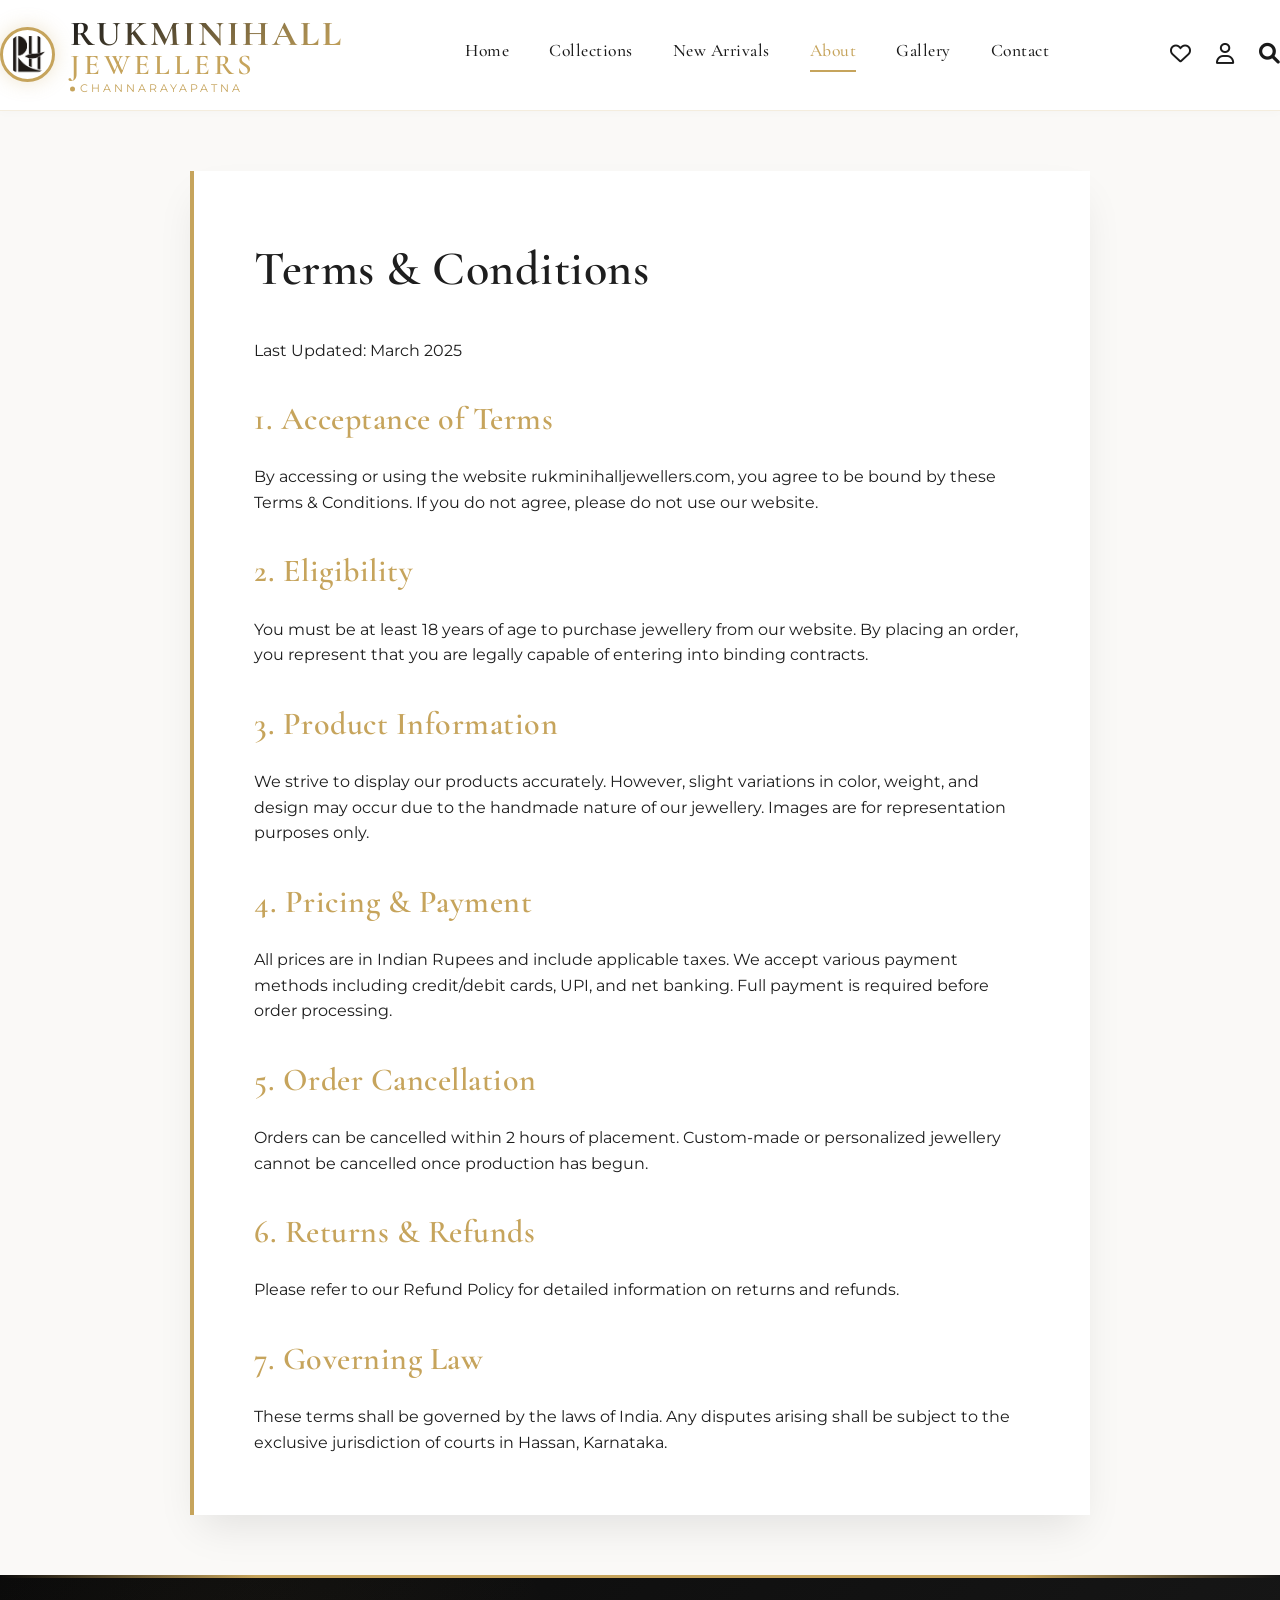
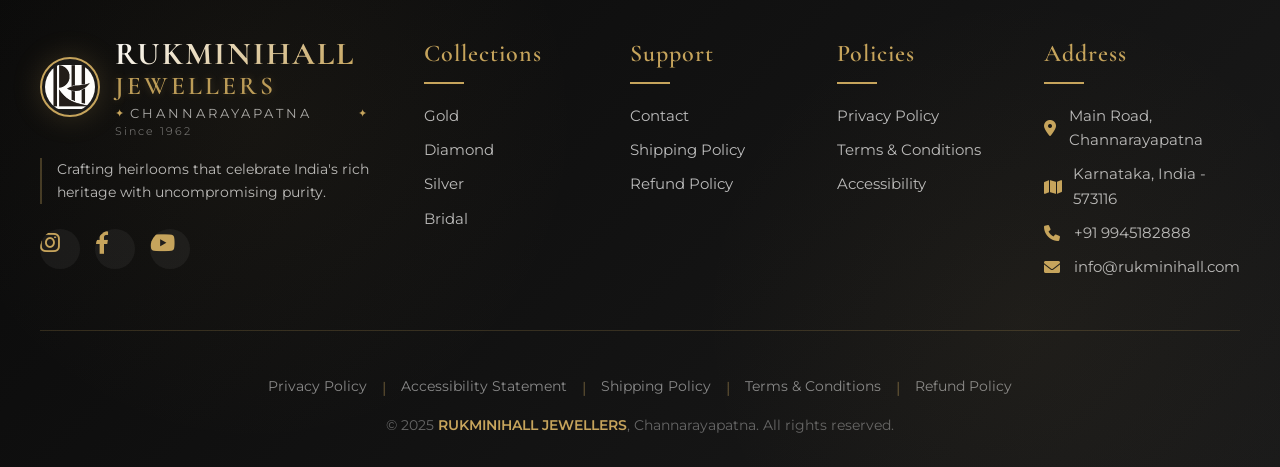
<file: terms-conditions.html>
<!DOCTYPE html>
<html lang="en">
<head>
    <meta charset="UTF-8">
    <meta name="viewport" content="width=device-width, initial-scale=1.0">
    <title>Terms & Conditions - RUKMINIHALL JEWELLERS</title>
    <link rel="stylesheet" href="https://cdnjs.cloudflare.com/ajax/libs/font-awesome/6.0.0-beta3/css/all.min.css">
    <link href="https://fonts.googleapis.com/css2?family=Cormorant+Garamond:wght@400;500;600;700&family=Montserrat:wght@300;400;500;600&display=swap" rel="stylesheet">
    <link rel="stylesheet" href="css/style.css">
    <style>
        .policy-content {
            max-width: 900px;
            margin: 60px auto;
            background: white;
            padding: 60px;
            box-shadow: var(--shadow);
            border-left: 4px solid var(--gold);
        }
        .policy-content h1 {
            font-size: 3rem;
            margin-bottom: 30px;
        }
        .policy-content h2 {
            font-size: 2rem;
            margin: 30px 0 20px;
            color: var(--gold);
        }
    </style>
</head>
<body>
 <header>
        <div class="container header-inner">
            <div class="logo-container">
                <img src="images/logo.png" alt="RUKMINIHALL JEWELLERS Logo" class="logo-image" onerror="this.style.display='none'">
                <div class="logo">
                    <span class="main-name">RUKMINIHALL</span>
                    <span class="main-name-part">JEWELLERS</span>
                    <div class="location-badge">CHANNARAYAPATNA</div>
                </div>
            </div>
            
            <div class="hamburger" id="hamburger-menu" onclick="toggleMenu()">
                <span></span>
                <span></span>
                <span></span>
            </div>
            
            <div class="nav-links" id="nav-links">
                <a href="/" onclick="closeMenu()">Home</a>
                <a href="collections" onclick="closeMenu()">Collections</a>
                <a href="new-arrivals" onclick="closeMenu()">New Arrivals</a>
                <a href="about" class="active" onclick="closeMenu()">About</a>
                <a href="gallery" onclick="closeMenu()">Gallery</a>
                <a href="contact" onclick="closeMenu()">Contact</a>
            </div>
            
            <div class="header-icons">
                <i class="far fa-heart"></i>
                <i class="far fa-user"></i>
                <i class="fas fa-search"></i>
            </div>
        </div>
    </header>

    

    <div class="container">
        <div class="policy-content">
            <h1>Terms & Conditions</h1>
            <p class="last-updated">Last Updated: March 2025</p>

            <h2>1. Acceptance of Terms</h2>
            <p>By accessing or using the website rukminihalljewellers.com, you agree to be bound by these Terms & Conditions. If you do not agree, please do not use our website.</p>

            <h2>2. Eligibility</h2>
            <p>You must be at least 18 years of age to purchase jewellery from our website. By placing an order, you represent that you are legally capable of entering into binding contracts.</p>

            <h2>3. Product Information</h2>
            <p>We strive to display our products accurately. However, slight variations in color, weight, and design may occur due to the handmade nature of our jewellery. Images are for representation purposes only.</p>

            <h2>4. Pricing & Payment</h2>
            <p>All prices are in Indian Rupees and include applicable taxes. We accept various payment methods including credit/debit cards, UPI, and net banking. Full payment is required before order processing.</p>

            <h2>5. Order Cancellation</h2>
            <p>Orders can be cancelled within 2 hours of placement. Custom-made or personalized jewellery cannot be cancelled once production has begun.</p>

            <h2>6. Returns & Refunds</h2>
            <p>Please refer to our Refund Policy for detailed information on returns and refunds.</p>

            <h2>7. Governing Law</h2>
            <p>These terms shall be governed by the laws of India. Any disputes arising shall be subject to the exclusive jurisdiction of courts in Hassan, Karnataka.</p>
        </div>
    </div>

  <footer>
    <div class="container">
        <div class="footer-grid">
            <div class="footer-col">
                <div class="footer-logo-container">
                    <img src="images/logo.png" alt="RUKMINIHALL JEWELLERS Logo" class="footer-logo-image" onerror="this.style.display='none'">
                    <div class="footer-logo">
                        <span class="footer-main-name">RUKMINIHALL</span>
                        <span class="footer-main-name-part">JEWELLERS</span>
                        <div class="footer-location">CHANNARAYAPATNA</div>
                        <div class="footer-established">Since 1962</div>
                    </div>
                </div>
                <p class="footer-description">Crafting heirlooms that celebrate India's rich heritage with uncompromising purity.</p>
                <div class="social">
                    <a href="#" class="social-icon"><i class="fab fa-instagram"></i></a>
                    <a href="#" class="social-icon"><i class="fab fa-facebook-f"></i></a>
                    <a href="#" class="social-icon"><i class="fab fa-youtube"></i></a>
                </div>
            </div>
            <div class="footer-col">
                <h4>Collections</h4>
                <a href="collections#gold">Gold</a>
                <a href="collections#diamond">Diamond</a>
                <a href="collections#silver">Silver</a>
                <a href="collections#bridal">Bridal</a>
            </div>
            <div class="footer-col">
                <h4>Support</h4>
                <a href="contact">Contact</a>
                <a href="shipping-policy">Shipping Policy</a>
                <a href="refund-policy">Refund Policy</a>
            </div>
            <div class="footer-col">
                <h4>Policies</h4>
                <a href="privacy-policy">Privacy Policy</a>
                <a href="terms-conditions">Terms & Conditions</a>
                <a href="accessibility-statement">Accessibility</a>
            </div>
            <div class="footer-col">
                <h4>Address</h4>
                <p><i class="fas fa-map-marker-alt"></i> Main Road, Channarayapatna</p>
                <p><i class="fas fa-map"></i> Karnataka, India - 573116</p>
                <p><i class="fas fa-phone"></i> +91 9945182888</p>
                <p><i class="fas fa-envelope"></i> info@rukminihall.com</p>
            </div>
        </div>
        <div class="footer-bottom">
            <div class="footer-links">
                <a href="privacy-policy">Privacy Policy</a> <span class="separator">|</span>
                <a href="accessibility-statement">Accessibility Statement</a> <span class="separator">|</span>
                <a href="shipping-policy">Shipping Policy</a> <span class="separator">|</span>
                <a href="terms-conditions">Terms & Conditions</a> <span class="separator">|</span>
                <a href="refund-policy">Refund Policy</a>
            </div>
            <p class="copyright">© 2025 <span class="brand-highlight">RUKMINIHALL JEWELLERS</span>, Channarayapatna. All rights reserved.</p>
        </div>
    </div>
</footer>
    <script>
        function toggleMenu() {
            document.getElementById('nav-links').classList.toggle('active');
            document.getElementById('hamburger-menu').classList.toggle('open');
        }
        
        function closeMenu() {
            document.getElementById('nav-links').classList.remove('active');
            document.getElementById('hamburger-menu').classList.remove('open');
        }
    </script>

    <script src="js/main.js"></script>
</body>
</html>
</file>
<file: css/style.css>
/* css/style.css */

* {
    margin: 0;
    padding: 0;
    box-sizing: border-box;
}

body {
    font-family: 'Montserrat', sans-serif;
    background-color: #faf9f7;
    color: #1e1e1e;
    line-height: 1.6;
    scroll-behavior: smooth;
}

h1, h2, h3, h4, .logo, .nav-links a, .btn, .section-title {
    font-family: 'Cormorant Garamond', serif;
    font-weight: 600;
    letter-spacing: 0.5px;
}

/* ===== SHOP SECTION STYLES ===== */
.shop-grid {
    display: grid;
    grid-template-columns: repeat(4, 1fr);
    gap: 30px;
    margin-top: 40px;
}

.shop-item {
    background: white;
    border-radius: 8px;
    overflow: hidden;
    box-shadow: var(--shadow);
    transition: transform 0.3s ease;
}

.shop-item:hover {
    transform: translateY(-10px);
}

.shop-image-container {
    position: relative;
    overflow: hidden;
    aspect-ratio: 1/1;
}

.shop-image-container img {
    width: 100%;
    height: 100%;
    object-fit: cover;
    transition: transform 0.5s ease;
}

.shop-item:hover .shop-image-container img {
    transform: scale(1.1);
}

.shop-overlay {
    position: absolute;
    top: 0;
    left: 0;
    width: 100%;
    height: 100%;
    background: rgba(0, 0, 0, 0.5);
    display: flex;
    align-items: center;
    justify-content: center;
    opacity: 0;
    transition: opacity 0.3s ease;
}

.shop-item:hover .shop-overlay {
    opacity: 1;
}

.btn-shop {
    background: var(--gold);
    color: #1a1a1a;
    border: none;
    padding: 12px 25px;
    border-radius: 5px;
    font-weight: 600;
    cursor: pointer;
    transition: all 0.3s ease;
}

.btn-shop:hover {
    background: white;
    color: var(--gold);
}

.shop-details {
    padding: 20px;
    text-align: center;
}

.shop-details h3 {
    font-size: 1.3rem;
    margin-bottom: 10px;
    color: var(--deep-black);
}

.shop-price {
    font-size: 1.2rem;
    color: var(--gold);
    font-weight: 600;
    margin-bottom: 15px;
}

.btn-add-to-cart {
    background: transparent;
    border: 2px solid var(--gold);
    color: var(--gold);
    padding: 8px 20px;
    border-radius: 5px;
    font-weight: 600;
    cursor: pointer;
    transition: all 0.3s ease;
    width: 100%;
}

.btn-add-to-cart:hover {
    background: var(--gold);
    color: #1a1a1a;
}

/* Shop Button Styles */
.btn-gold i {
    animation: bounce 2s infinite;
}

@keyframes bounce {
    0%, 100% { transform: translateY(0); }
    50% { transform: translateY(-5px); }
}

/* Responsive for Shop Grid */
@media (max-width: 1000px) {
    .shop-grid {
        grid-template-columns: repeat(3, 1fr);
    }
}

@media (max-width: 768px) {
    .shop-grid {
        grid-template-columns: repeat(2, 1fr);
        gap: 20px;
    }
}

@media (max-width: 480px) {
    .shop-grid {
        grid-template-columns: 1fr;
    }
}

.container {
    max-width: 1400px;
    margin: 0 auto;
    padding: 0 40px;
}

:root {
    --gold: #c6a45c;
    --gold-light: #e4d2b1;
    --deep-black: #1a1a1a;
    --pure-white: #ffffff;
    --soft-cream: #fdfaf5;
    --shadow: 0 20px 40px -10px rgba(0,0,0,0.1);
}

/* Header */
header {
    background-color: var(--pure-white);
    border-bottom: 1px solid rgba(198, 164, 92, 0.2);
    position: sticky;
    top: 0;
    z-index: 100;
    box-shadow: 0 2px 10px rgba(0,0,0,0.02);
}

.header-inner {
    display: flex;
    align-items: center;
    justify-content: space-between;
    padding: 15px 0;
}

/* Consistent Logo Styling for ALL pages */
.logo-container {
    display: flex;
    align-items: center;
    gap: 8px; /* Reduced from 12px to 8px for consistent spacing */
}

.logo-image {
    width: 38px; /* Fixed size for all pages */
    height: 38px;
    object-fit: contain;
    border-radius: 50%;
    border: 2px solid var(--gold);
    padding: 2px;
    background: white;
    flex-shrink: 0; /* Prevents logo from shrinking */
    margin-right: 0; /* Remove any default margins */
}

.logo {
    font-size: 2rem;
    font-weight: 700;
    color: var(--deep-black);
    letter-spacing: 2px;
    line-height: 1.2;
    white-space: nowrap; /* Prevents text wrapping */
}

.logo .main-name {
    display: block;
    font-size: 2rem; /* Slightly reduced from 2.2rem */
    line-height: 1.1;
}

.logo .location {
    font-family: 'Montserrat', sans-serif;
    font-size: 0.8rem; /* Slightly reduced */
    font-weight: 300;
    letter-spacing: 2px;
    color: var(--gold);
    margin-top: -2px;
}

/* Responsive adjustments */
@media (max-width: 1000px) {
    .logo-container {
        gap: 6px;
    }
    .logo-image {
        width: 34px;
        height: 34px;
    }
    .logo .main-name {
        font-size: 1.8rem;
    }
}

@media (max-width: 768px) {
    .logo-container {
        gap: 5px;
    }
    .logo-image {
        width: 30px;
        height: 30px;
        border-width: 1.5px;
    }
    .logo .main-name {
        font-size: 1.5rem;
    }
    .logo .location {
        font-size: 0.7rem;
        letter-spacing: 1px;
    }
}

.logo {
    font-size: 2rem;
    font-weight: 700;
    color: var(--deep-black);
    letter-spacing: 2px;
    line-height: 1.2;
}

.logo .main-name {
    display: block;
    font-size: 2.2rem;
}

.logo .location {
    font-family: 'Montserrat', sans-serif;
    font-size: 0.9rem;
    font-weight: 300;
    letter-spacing: 3px;
    color: var(--gold);
    margin-top: -5px;
}

.nav-links {
    display: flex;
    gap: 40px;
}

.nav-links a {
    text-decoration: none;
    color: var(--deep-black);
    font-size: 1.1rem;
    font-weight: 500;
    transition: 0.2s;
    padding-bottom: 5px;
    border-bottom: 2px solid transparent;
}

.nav-links a:hover, .nav-links a.active {
    border-bottom-color: var(--gold);
    color: var(--gold);
}

.header-icons {
    display: flex;
    gap: 25px;
    font-size: 1.3rem;
    color: var(--deep-black);
}

.header-icons i {
    cursor: pointer;
    transition: color 0.2s;
}

.header-icons i:hover {
    color: var(--gold);
}

/* Hero Section */
/* Hero Section - Larger and More Impactful */
.hero {
    background: linear-gradient(105deg, #0f0f0f 0%, #1a1a1a 100%);
    color: white;
    padding: 80px 0; /* Increased from 60px */
    position: relative;
    overflow: hidden;
    min-height: 650px; /* Increased from 500px */
    max-height: 750px; /* Added max-height */
    display: flex;
    align-items: center;
}

.hero::after {
    content: "";
    position: absolute;
    top: 0;
    right: 0;
    bottom: 0;
    left: 0;
    background: url('../images/hero/hero-bg.jpg') center/cover no-repeat;
    opacity: 0.25;
    mix-blend-mode: overlay;
    filter: brightness(0.9);
}

.hero .container {
    position: relative;
    z-index: 2;
    display: grid;
    grid-template-columns: 1fr 1fr;
    gap: 60px; /* Increased gap */
    align-items: center;
    width: 100%;
}

.hero-content {
    padding-right: 30px;
}

.hero-content h1 {
    font-size: 4.5rem; /* Increased from 3.8rem */
    font-weight: 700;
    line-height: 1.1;
    color: var(--gold);
    margin-bottom: 25px;
    text-shadow: 2px 2px 4px rgba(0,0,0,0.3);
}

.hero-content p {
    font-size: 1.4rem; /* Increased from 1.2rem */
    margin: 0 0 35px 0;
    font-weight: 300;
    color: #ffffff;
    opacity: 0.95;
    max-width: 90%;
    line-height: 1.6;
}

.hero-badge {
    display: flex;
    gap: 25px; /* Increased gap */
    align-items: center;
    flex-wrap: wrap;
}

/* ===== MOBILE HAMBURGER MENU - GUARANTEED WORKING ===== */

/* Desktop styles - default */
.nav-links {
    display: flex;
    gap: 40px;
}

.hamburger {
    display: none;
    flex-direction: column;
    cursor: pointer;
    z-index: 1000;
    padding: 5px;
}

.hamburger span {
    width: 30px;
    height: 3px;
    background: var(--gold);
    margin: 3px 0;
    transition: 0.3s;
    border-radius: 3px;
    display: block;
}

.hamburger.open span:nth-child(1) {
    transform: rotate(45deg) translate(5px, 5px);
}

.hamburger.open span:nth-child(2) {
    opacity: 0;
}

.hamburger.open span:nth-child(3) {
    transform: rotate(-45deg) translate(7px, -7px);
}

/* Mobile styles - screens smaller than 1000px */
@media (max-width: 1000px) {
    .hamburger {
        display: flex;
    }
    
    .nav-links {
        display: none;
        position: absolute;
        top: 100px;
        left: 0;
        width: 100%;
        background: white;
        flex-direction: column;
        align-items: center;
        padding: 30px 0;
        gap: 20px;
        box-shadow: 0 10px 20px rgba(0,0,0,0.1);
        z-index: 999;
        border-top: 2px solid var(--gold);
    }
    
    .nav-links.active {
        display: flex !important;
    }
    
    .nav-links a {
        font-size: 1.3rem;
        padding: 12px 20px;
        width: 80%;
        text-align: center;
        border-bottom: 1px solid #eee;
        color: var(--deep-black);
        text-decoration: none;
    }
    
    .nav-links a:hover {
        color: var(--gold);
        background: rgba(198,164,92,0.1);
    }
    
    .nav-links a.active {
        color: var(--gold);
        font-weight: 600;
    }
    
    .header-icons {
        margin-left: auto;
    }
}

/* Mobile Menu Styles - Make sure these are in your CSS */
@media (max-width: 1000px) {
    .hamburger {
        display: flex !important;
        flex-direction: column;
        cursor: pointer;
        z-index: 1000;
    }
    
    .hamburger span {
        width: 30px;
        height: 3px;
        background: var(--gold);
        margin: 3px 0;
        transition: 0.3s;
    }
    
    .hamburger.open span:nth-child(1) {
        transform: rotate(45deg) translate(5px, 5px);
    }
    
    .hamburger.open span:nth-child(2) {
        opacity: 0;
    }
    
    .hamburger.open span:nth-child(3) {
        transform: rotate(-45deg) translate(7px, -7px);
    }
    
    .nav-links {
        display: none !important;
        position: fixed;
        top: 80px;
        left: 0;
        width: 100%;
        background: white;
        flex-direction: column;
        align-items: center;
        padding: 30px 0;
        box-shadow: 0 5px 20px rgba(0,0,0,0.1);
        z-index: 999;
    }
    
    .nav-links.active {
        display: flex !important;
    }
    
    .nav-links a {
        padding: 15px 20px;
        width: 100%;
        text-align: center;
        font-size: 1.2rem;
        border-bottom: 1px solid #eee;
    }
    
    .nav-links a:last-child {
        border-bottom: none;
    }
}

/* Small mobile screens */
@media (max-width: 480px) {
    .nav-links {
        top: 90px;
    }
    
    .nav-links a {
        font-size: 1.2rem;
        padding: 10px 15px;
        width: 90%;
    }
    
    .logo .main-name {
        font-size: 1.2rem;
    }
    
    .logo .main-name-part {
        font-size: 1rem;
    }
    
    .location-badge {
        font-size: 0.6rem;
    }
}

.hero-image {
    display: flex;
    justify-content: center;
    align-items: center;
    height: 550px; /* Increased from 450px */
    max-height: 600px;
    border-radius: 16px; /* Slightly larger radius */
    overflow: hidden;
    box-shadow: 0 25px 50px rgba(0,0,0,0.5);
    transform: perspective(1000px) rotateY(-5deg); /* Adds slight 3D effect */
    transition: transform 0.5s ease;
}

.hero-image:hover {
    transform: perspective(1000px) rotateY(0deg); /* Flattens on hover */
}

.hero-image img {
    width: 100%;
    height: 100%;
    object-fit: cover;
    transition: transform 0.8s ease;
}

.hero-image:hover img {
    transform: scale(1.05); /* Slight zoom on hover */
}

/* Button sizing - match the larger hero */
.btn {
    display: inline-block;
    background: transparent;
    border: 2px solid var(--gold);
    padding: 16px 45px; /* Increased padding */
    font-size: 1.3rem; /* Increased font size */
    font-weight: 600;
    text-decoration: none;
    color: var(--gold);
    transition: all 0.3s;
    letter-spacing: 1px;
    cursor: pointer;
}

.btn-gold {
    background: var(--gold);
    color: #1a1a1a;
    border-color: var(--gold);
}

.btn-gold:hover {
    background: transparent;
    color: var(--gold);
}

.btn-outline:hover {
    background: var(--gold);
    color: #1a1a1a;
}

/* Responsive adjustments for larger hero */
@media (max-width: 1400px) {
    .hero {
        min-height: 600px;
        max-height: 700px;
    }
    
    .hero-content h1 {
        font-size: 4rem;
    }
    
    .hero-image {
        height: 500px;
    }
}

@media (max-width: 1200px) {
    .hero {
        min-height: 550px;
        padding: 70px 0;
    }
    
    .hero-content h1 {
        font-size: 3.8rem;
    }
    
    .hero-content p {
        font-size: 1.3rem;
    }
    
    .hero-image {
        height: 450px;
    }
    
    .btn {
        padding: 14px 38px;
        font-size: 1.2rem;
    }
}

@media (max-width: 1000px) {
    .hero {
        min-height: 500px;
        padding: 60px 0;
    }
    
    .hero-content h1 {
        font-size: 3.2rem;
    }
    
    .hero-content p {
        font-size: 1.2rem;
    }
    
    .hero-image {
        height: 400px;
        transform: none; /* Remove 3D effect on smaller screens */
    }
}

@media (max-width: 768px) {
    .hero {
        min-height: auto;
        max-height: none;
        padding: 50px 0;
    }
    
    .hero .container {
        grid-template-columns: 1fr;
        gap: 40px;
    }
    
    .hero-content {
        padding-right: 0;
        text-align: center;
    }
    
    .hero-content h1 {
        font-size: 3rem;
    }
    
    .hero-content p {
        max-width: 100%;
        font-size: 1.2rem;
        margin-left: auto;
        margin-right: auto;
    }
    
    .hero-badge {
        justify-content: center;
    }
    
    .hero-image {
        height: 380px;
        max-width: 500px;
        margin: 0 auto;
        transform: none;
    }
}

@media (max-width: 480px) {
    .hero {
        padding: 40px 0;
    }
    
    .hero-content h1 {
        font-size: 2.5rem;
    }
    
    .hero-content p {
        font-size: 1.1rem;
    }
    
    .hero-image {
        height: 280px;
    }
    
    .btn {
        padding: 12px 30px;
        font-size: 1.1rem;
    }
}


.hero-badge {
    display: flex;
    gap: 20px;
    align-items: center;
}


/* Video Hero Styles */
.video-hero {
    position: relative;
    overflow: hidden;
}

.video-background {
    position: absolute;
    top: 0;
    left: 0;
    width: 100%;
    height: 100%;
    z-index: 0;
}

.video-background video {
    width: 100%;
    height: 100%;
    object-fit: cover;
    object-position: center;
}

.video-overlay {
    position: absolute;
    top: 0;
    left: 0;
    width: 100%;
    height: 100%;
    background: linear-gradient(105deg, rgba(0,0,0,0.8) 0%, rgba(0,0,0,0.4) 100%);
    z-index: 1;
}

/* For video instead of image on right side */
.video-container {
    position: relative;
    overflow: hidden;
    border-radius: 16px;
    box-shadow: 0 25px 50px rgba(0,0,0,0.5);
}

.video-container video {
    width: 100%;
    height: 100%;
    object-fit: cover;
    transition: transform 0.8s ease;
}

.video-container:hover video {
    transform: scale(1.05);
}

/* Fullscreen video hero */
.fullscreen-video-hero {
    position: relative;
    min-height: 800px;
    display: flex;
    align-items: center;
    color: white;
}

.fullscreen-video-hero .video-background {
    position: absolute;
    top: 0;
    left: 0;
    width: 100%;
    height: 100%;
    z-index: 0;
}

.fullscreen-video-hero .video-background video {
    width: 100%;
    height: 100%;
    object-fit: cover;
}

.video-overlay-dark {
    position: absolute;
    top: 0;
    left: 0;
    width: 100%;
    height: 100%;
    background: linear-gradient(135deg, rgba(0,0,0,0.9) 0%, rgba(0,0,0,0.5) 100%);
    z-index: 1;
}

.video-content {
    position: relative;
    z-index: 2;
}

.hero-content.centered {
    text-align: center;
    max-width: 800px;
    margin: 0 auto;
}

.hero-content.centered p {
    margin-left: auto;
    margin-right: auto;
}

.hero-content.centered .hero-badge {
    justify-content: center;
}

/* Optional pause/play button */
.video-control {
    position: absolute;
    bottom: 30px;
    right: 30px;
    z-index: 10;
    background: rgba(198, 164, 92, 0.3);
    border: 2px solid var(--gold);
    color: white;
    width: 50px;
    height: 50px;
    border-radius: 50%;
    cursor: pointer;
    display: flex;
    align-items: center;
    justify-content: center;
    font-size: 1.2rem;
    transition: all 0.3s;
}

.video-control:hover {
    background: var(--gold);
    color: black;
}

/* ===== BEAUTIFUL ANIMATED LOGO DESIGN ===== */
.logo-container {
    display: flex;
    align-items: center;
    gap: 15px;
    position: relative;
}

.logo-image {
    width: 55px;
    height: 55px;
    object-fit: contain;
    border-radius: 50%;
    border: 3px solid var(--gold);
    padding: 3px;
    background: white;
    box-shadow: 0 0 20px rgba(198, 164, 92, 0.3);
    animation: logoGlow 3s ease-in-out infinite;
    transition: all 0.5s ease;
    z-index: 2;
}

.logo-image:hover {
    transform: rotate(360deg) scale(1.1);
    border-color: #ffd700;
    box-shadow: 0 0 30px rgba(255, 215, 0, 0.5);
}

@keyframes logoGlow {
    0%, 100% { box-shadow: 0 0 20px rgba(198, 164, 92, 0.3); }
    50% { box-shadow: 0 0 40px rgba(198, 164, 92, 0.8); }
}

.logo {
    display: flex;
    flex-direction: column;
    line-height: 1.1;
    position: relative;
}

.main-name {
    font-family: 'Cormorant Garamond', serif;
    font-size: 2.2rem;
    font-weight: 700;
    color: var(--deep-black);
    letter-spacing: 3px;
    text-transform: uppercase;
    background: linear-gradient(135deg, #1a1a1a 0%, #c6a45c 100%);
    -webkit-background-clip: text;
    -webkit-text-fill-color: transparent;
    background-clip: text;
    animation: textShimmer 4s ease-in-out infinite;
    position: relative;
    display: inline-block;
}

.main-name-part {
    font-family: 'Cormorant Garamond', serif;
    font-size: 1.8rem;
    font-weight: 600;
    color: var(--gold);
    letter-spacing: 4px;
    text-transform: uppercase;
    margin-top: -5px;
    animation: slideInRight 1s ease-out;
}

@keyframes textShimmer {
    0%, 100% { background-position: 0% 50%; }
    50% { background-position: 100% 50%; }
}

.main-name::before {
    content: '✦';
    position: absolute;
    left: -25px;
    top: 50%;
    transform: translateY(-50%);
    color: var(--gold);
    font-size: 1rem;
    opacity: 0;
    animation: starPulse 2s ease-in-out infinite;
}

.main-name::after {
    content: '✦';
    position: absolute;
    right: -25px;
    top: 50%;
    transform: translateY(-50%);
    color: var(--gold);
    font-size: 1rem;
    opacity: 0;
    animation: starPulse 2s ease-in-out infinite 1s;
}

@keyframes starPulse {
    0%, 100% { opacity: 0; transform: translateY(-50%) scale(0.8); }
    50% { opacity: 1; transform: translateY(-50%) scale(1.2); }
}

.location-badge {
    font-family: 'Montserrat', sans-serif;
    font-size: 0.7rem;
    font-weight: 400;
    letter-spacing: 3px;
    color: var(--gold);
    text-transform: uppercase;
    margin-top: 2px;
    position: relative;
    display: inline-block;
    padding-left: 10px;
    animation: fadeInUp 1s ease-out;
}

.location-badge::before {
    content: '';
    position: absolute;
    left: 0;
    top: 50%;
    transform: translateY(-50%);
    width: 5px;
    height: 5px;
    background: var(--gold);
    border-radius: 50%;
    animation: pulse 2s ease-in-out infinite;
}

.established {
    font-family: 'Montserrat', sans-serif;
    font-size: 0.6rem;
    font-weight: 300;
    color: #888;
    letter-spacing: 2px;
    margin-top: 2px;
    animation: fadeInUp 1.2s ease-out;
}

@keyframes pulse {
    0%, 100% { opacity: 0.5; transform: translateY(-50%) scale(1); }
    50% { opacity: 1; transform: translateY(-50%) scale(1.5); }
}

@keyframes fadeInUp {
    from {
        opacity: 0;
        transform: translateY(10px);
    }
    to {
        opacity: 1;
        transform: translateY(0);
    }
}

@keyframes slideInRight {
    from {
        opacity: 0;
        transform: translateX(-20px);
    }
    to {
        opacity: 1;
        transform: translateX(0);
    }
}

/* Add a subtle gold line under the logo */
.logo-container::after {
    content: '';
    position: absolute;
    bottom: -5px;
    left: 0;
    width: 0;
    height: 2px;
    background: linear-gradient(90deg, transparent, var(--gold), transparent);
    animation: lineExpand 3s ease-in-out infinite;
}

@keyframes lineExpand {
    0%, 100% { width: 0; opacity: 0; left: 50%; }
    50% { width: 100%; opacity: 1; left: 0; }
}

/* Responsive adjustments */
@media (max-width: 1000px) {
    .main-name {
        font-size: 1.8rem;
    }
    .main-name-part {
        font-size: 1.5rem;
    }
    .logo-image {
        width: 45px;
        height: 45px;
    }
}

@media (max-width: 768px) {
    .logo-container {
        gap: 10px;
    }
    .main-name {
        font-size: 1.5rem;
    }
    .main-name-part {
        font-size: 1.2rem;
    }
    .location-badge {
        font-size: 0.6rem;
    }
    .logo-image {
        width: 40px;
        height: 40px;
    }
}

/* Mobile adjustments for video */
@media (max-width: 768px) {
    .video-background video {
        object-position: 70% center; /* Adjust for mobile view */
    }
    
    .fullscreen-video-hero {
        min-height: 600px;
    }
}

/* Buttons */
.btn {
    display: inline-block;
    background: transparent;
    border: 2px solid var(--gold);
    padding: 14px 38px;
    font-size: 1.2rem;
    font-weight: 600;
    text-decoration: none;
    color: var(--gold);
    transition: all 0.3s;
    letter-spacing: 1px;
    cursor: pointer;
}

.btn-gold {
    background: var(--gold);
    color: #1a1a1a;
    border-color: var(--gold);
}

.btn-gold:hover {
    background: transparent;
    color: var(--gold);
}

.btn-outline:hover {
    background: var(--gold);
    color: #1a1a1a;
}

/* Sections */
.section {
    padding: 90px 0;
}

.bg-cream {
    background-color: var(--soft-cream);
}

.section-title {
    font-size: 2.8rem;
    text-align: center;
    margin-bottom: 20px;
    color: var(--deep-black);
    position: relative;
}

.section-title:after {
    content: '';
    display: block;
    width: 80px;
    height: 2px;
    background: var(--gold);
    margin: 15px auto 0;
}

.section-sub {
    text-align: center;
    font-size: 1rem;
    color: #5f5f5f;
    margin-bottom: 40px;
    font-weight: 300;
}

/* Page Header */
.page-header {
    background: linear-gradient(135deg, #2b2b2b 0%, #1a1a1a 100%);
    color: white;
    padding: 80px 0;
    text-align: center;
}

.page-header h1 {
    font-size: 4rem;
    color: var(--gold);
    margin-bottom: 20px;
}

.page-header p {
    font-size: 1.2rem;
    max-width: 600px;
    margin: 0 auto;
}

/* Category Grid */
.category-grid {
    display: grid;
    grid-template-columns: repeat(4, 1fr);
    gap: 30px;
}

.category-card {
    background: var(--pure-white);
    box-shadow: var(--shadow);
    transition: transform 0.3s;
    text-align: center;
    padding-bottom: 25px;
    text-decoration: none;
    color: inherit;
    display: block;
}

.category-card:hover {
    transform: translateY(-8px);
}

.category-card img {
    width: 100%;
    height: 280px;
    object-fit: cover;
}

.category-card h3 {
    font-size: 1.8rem;
    margin: 20px 0 5px;
    color: var(--deep-black);
}

.category-card p {
    color: var(--gold);
    font-weight: 500;
    letter-spacing: 1px;
}

/* Product Grid */
.product-grid {
    display: grid;
    grid-template-columns: repeat(4, 1fr);
    gap: 30px;
}

.product-item {
    background: white;
    box-shadow: var(--shadow);
    transition: transform 0.3s;
    text-align: center;
    padding-bottom: 25px;
}

.product-item:hover {
    transform: translateY(-8px);
}

.product-item img {
    width: 100%;
    height: 280px;
    object-fit: cover;
}

.product-item h3 {
    font-size: 1.8rem;
    margin: 20px 0 5px;
    color: var(--deep-black);
}

.product-item .price {
    color: var(--gold);
    font-weight: 600;
    font-size: 1.2rem;
    letter-spacing: 1px;
}

/* Collection Tabs */
.collection-tabs {
    display: flex;
    justify-content: center;
    gap: 30px;
    margin-bottom: 50px;
    flex-wrap: wrap;
}

.tab-btn {
    background: none;
    border: none;
    font-family: 'Cormorant Garamond', serif;
    font-size: 1.8rem;
    font-weight: 600;
    color: #aaa;
    cursor: pointer;
    padding: 5px 15px;
    transition: 0.2s;
    border-bottom: 3px solid transparent;
}

.tab-btn.active {
    color: var(--gold);
    border-bottom-color: var(--gold);
}

/* Heritage Story */
.heritage-story {
    display: flex;
    gap: 60px;
    align-items: center;
    background: var(--pure-white);
    padding: 50px;
    box-shadow: var(--shadow);
    margin-top: 60px;
}

.heritage-story img {
    width: 40%;
    border-radius: 4px;
}

.heritage-text h2 {
    font-size: 2.8rem;
    color: var(--deep-black);
}

.heritage-text h2 span {
    color: var(--gold);
}

.heritage-text p {
    margin: 20px 0;
    font-size: 1.1rem;
}

/* Testimonials */
.testimonial-grid {
    display: grid;
    grid-template-columns: repeat(3, 1fr);
    gap: 30px;
    margin-top: 40px;
}

.testimonial-card {
    background: white;
    padding: 40px 30px;
    box-shadow: var(--shadow);
    border-radius: 4px;
    border-top: 4px solid var(--gold);
}

.testimonial-card i {
    color: var(--gold);
    font-size: 2rem;
    opacity: 0.4;
    margin-bottom: 15px;
}

.testimonial-card p {
    font-style: italic;
    margin-bottom: 25px;
}

.customer {
    font-weight: 600;
    color: var(--deep-black);
}

/* Store Info */
.store-info {
    display: flex;
    justify-content: space-between;
    background: var(--deep-black);
    color: white;
    padding: 60px 50px;
    align-items: center;
    border-radius: 8px;
}

.visit-text h3 {
    font-size: 2.2rem;
    color: var(--gold);
}

.btn-wa {
    background: #25D366;
    padding: 16px 40px;
    color: white;
    font-size: 1.2rem;
    border-radius: 4px;
    display: inline-flex;
    align-items: center;
    gap: 12px;
    text-decoration: none;
    transition: 0.3s;
}

.btn-wa:hover {
    background: #128C7E;
}

/* Footer */
footer {
    background: #0d0d0d;
    color: #ccc;
    padding: 50px 0 30px;
    font-size: 0.9rem;
}

.footer-grid {
    display: grid;
    grid-template-columns: 2fr 1fr 1fr 1fr 1fr;
    gap: 30px;
    margin-bottom: 40px;
}

.footer-col p {
    margin: 20px 0;
    color: #aaa;
}

.social i {
    color: var(--gold);
    margin-right: 20px;
    font-size: 1.4rem;
    cursor: pointer;
    transition: 0.2s;
}

.social i:hover {
    color: white;
}

.footer-col a {
    color: #bbb;
    text-decoration: none;
    display: block;
    margin: 8px 0;
    transition: 0.2s;
}

.footer-col a:hover {
    color: var(--gold);
}

.footer-bottom {
    border-top: 1px solid #333;
    padding-top: 25px;
    text-align: center;
    color: #777;
}

.footer-links {
    display: flex;
    flex-wrap: wrap;
    justify-content: center;
    gap: 30px;
    margin-top: 20px;
}

.footer-links a {
    color: #aaa;
    text-decoration: none;
    transition: 0.2s;
}

.footer-links a:hover {
    color: var(--gold);
}

/* Utilities */
.text-gold {
    color: var(--gold);
}

/* Responsive */
@media (max-width: 1000px) {
    .product-grid, .testimonial-grid, .footer-grid, .hero .container, .category-grid {
        grid-template-columns: 1fr 1fr;
    }
    .nav-links { display: none; }
    .heritage-story { flex-direction: column; }
    .heritage-story img { width: 100%; }
}

@media (max-width: 700px) {
    .product-grid, .testimonial-grid, .footer-grid, .category-grid {
        grid-template-columns: 1fr;
    }
    .container { padding: 0 20px; }
    .hero-content h1 { font-size: 2.5rem; }
    .hero .container { grid-template-columns: 1fr; }
}

/* ===== ENHANCED FOOTER WITH ANIMATIONS ===== */
footer {
    background: linear-gradient(135deg, #0a0a0a 0%, #1a1a1a 100%);
    color: #fff;
    padding: 60px 0 30px;
    font-size: 0.95rem;
    position: relative;
    overflow: hidden;
}

/* Decorative gold line at top */
footer::before {
    content: '';
    position: absolute;
    top: 0;
    left: 0;
    width: 100%;
    height: 3px;
    background: linear-gradient(90deg, 
        transparent 0%, 
        var(--gold) 20%, 
        var(--gold) 80%, 
        transparent 100%);
    animation: footerGlow 3s ease-in-out infinite;
}

@keyframes footerGlow {
    0%, 100% { opacity: 0.5; }
    50% { opacity: 1; }
}

/* Footer Logo Container */
.footer-logo-container {
    display: flex;
    align-items: center;
    gap: 15px;
    margin-bottom: 20px;
    position: relative;
}

.footer-logo-image {
    width: 60px;
    height: 60px;
    object-fit: contain;
    border-radius: 50%;
    border: 2px solid var(--gold);
    padding: 3px;
    background: rgba(255, 255, 255, 0.05);
    box-shadow: 0 0 30px rgba(198, 164, 92, 0.2);
    animation: footerLogoGlow 4s ease-in-out infinite;
    transition: all 0.5s ease;
}

.footer-logo-image:hover {
    transform: rotate(360deg) scale(1.1);
    border-color: #ffd700;
    box-shadow: 0 0 40px rgba(255, 215, 0, 0.4);
}

@keyframes footerLogoGlow {
    0%, 100% { box-shadow: 0 0 20px rgba(198, 164, 92, 0.2); }
    50% { box-shadow: 0 0 40px rgba(198, 164, 92, 0.5); }
}

.footer-logo {
    display: flex;
    flex-direction: column;
    line-height: 1.2;
}

.footer-main-name {
    font-family: 'Cormorant Garamond', serif;
    font-size: 2rem;
    font-weight: 700;
    background: linear-gradient(135deg, #ffffff 0%, var(--gold) 100%);
    -webkit-background-clip: text;
    -webkit-text-fill-color: transparent;
    background-clip: text;
    letter-spacing: 2px;
    text-transform: uppercase;
    animation: footerTextShimmer 5s ease-in-out infinite;
    position: relative;
    display: inline-block;
}

.footer-main-name-part {
    font-family: 'Cormorant Garamond', serif;
    font-size: 1.6rem;
    font-weight: 600;
    color: var(--gold);
    letter-spacing: 3px;
    text-transform: uppercase;
    margin-top: -3px;
    opacity: 0.95;
    text-shadow: 0 0 10px rgba(198, 164, 92, 0.3);
    animation: fadeInRight 1s ease-out;
}

.footer-location {
    font-family: 'Montserrat', sans-serif;
    font-size: 0.8rem;
    font-weight: 400;
    letter-spacing: 3px;
    color: #aaa;
    text-transform: uppercase;
    margin-top: 5px;
    position: relative;
    display: inline-block;
    padding-left: 15px;
}

.footer-location::before {
    content: '✦';
    position: absolute;
    left: 0;
    top: 50%;
    transform: translateY(-50%);
    color: var(--gold);
    font-size: 0.7rem;
    animation: starTwinkle 2s ease-in-out infinite;
}

.footer-location::after {
    content: '✦';
    position: absolute;
    right: -15px;
    top: 50%;
    transform: translateY(-50%);
    color: var(--gold);
    font-size: 0.7rem;
    animation: starTwinkle 2s ease-in-out infinite 1s;
}

@keyframes starTwinkle {
    0%, 100% { opacity: 0.5; transform: translateY(-50%) scale(0.8); }
    50% { opacity: 1; transform: translateY(-50%) scale(1.2); }
}

.footer-established {
    font-family: 'Montserrat', sans-serif;
    font-size: 0.7rem;
    font-weight: 300;
    color: #888;
    letter-spacing: 2px;
    margin-top: 3px;
    position: relative;
    display: inline-block;
    animation: fadeInUp 1.5s ease-out;
}

.footer-established::after {
    content: '';
    position: absolute;
    bottom: -2px;
    left: 0;
    width: 100%;
    height: 1px;
    background: linear-gradient(90deg, transparent, var(--gold), transparent);
    transform: scaleX(0);
    transform-origin: center;
    animation: lineGrow 3s ease-in-out infinite;
}

@keyframes lineGrow {
    0%, 100% { transform: scaleX(0); }
    50% { transform: scaleX(1); }
}

@keyframes footerTextShimmer {
    0%, 100% { background-position: 0% 50%; }
    50% { background-position: 100% 50%; }
}

.footer-description {
    color: #bbb;
    line-height: 1.6;
    margin-bottom: 20px;
    font-size: 0.9rem;
    border-left: 2px solid rgba(198, 164, 92, 0.3);
    padding-left: 15px;
    transition: all 0.3s ease;
}

.footer-description:hover {
    border-left-color: var(--gold);
    padding-left: 20px;
}

/* Social Icons */
.social {
    display: flex;
    gap: 15px;
    margin-top: 15px;
}

.social-icon {
    display: flex;
    align-items: center;
    justify-content: center;
    width: 40px;
    height: 40px;
    background: rgba(255, 255, 255, 0.05);
    border-radius: 50%;
    color: var(--gold);
    font-size: 1.2rem;
    transition: all 0.3s ease;
    position: relative;
    overflow: hidden;
    text-decoration: none;
}

.social-icon::before {
    content: '';
    position: absolute;
    top: 50%;
    left: 50%;
    width: 0;
    height: 0;
    border-radius: 50%;
    background: rgba(198, 164, 92, 0.3);
    transform: translate(-50%, -50%);
    transition: width 0.3s, height 0.3s;
}

.social-icon:hover {
    background: var(--gold);
    color: #1a1a1a;
    transform: translateY(-5px);
    box-shadow: 0 5px 15px rgba(198, 164, 92, 0.4);
}

.social-icon:hover::before {
    width: 100%;
    height: 100%;
}

/* Footer Columns */
.footer-col h4 {
    font-family: 'Cormorant Garamond', serif;
    color: var(--gold);
    font-size: 1.5rem;
    margin-bottom: 20px;
    position: relative;
    padding-bottom: 10px;
    letter-spacing: 1px;
}

.footer-col h4::after {
    content: '';
    position: absolute;
    bottom: 0;
    left: 0;
    width: 40px;
    height: 2px;
    background: var(--gold);
    transition: width 0.3s ease;
}

.footer-col:hover h4::after {
    width: 60px;
}

.footer-col a {
    color: #bbb;
    text-decoration: none;
    display: block;
    margin: 10px 0;
    transition: all 0.3s ease;
    position: relative;
    padding-left: 0;
}

.footer-col a::before {
    content: '›';
    position: absolute;
    left: -15px;
    opacity: 0;
    color: var(--gold);
    transition: all 0.3s ease;
}

.footer-col a:hover {
    color: var(--gold);
    padding-left: 15px;
}

.footer-col a:hover::before {
    opacity: 1;
    left: 0;
}

.footer-col p {
    color: #bbb;
    margin: 10px 0;
    display: flex;
    align-items: center;
    gap: 10px;
    transition: all 0.3s ease;
}

.footer-col p i {
    color: var(--gold);
    width: 20px;
    font-size: 1rem;
    transition: transform 0.3s ease;
}

.footer-col p:hover i {
    transform: scale(1.2);
}

.footer-col p:hover {
    color: #fff;
    transform: translateX(5px);
}

/* Footer Bottom */
.footer-bottom {
    border-top: 1px solid rgba(198, 164, 92, 0.2);
    padding-top: 25px;
    margin-top: 40px;
    text-align: center;
}

.footer-links {
    display: flex;
    flex-wrap: wrap;
    justify-content: center;
    gap: 15px;
    margin-bottom: 15px;
}

.footer-links a {
    color: #888;
    text-decoration: none;
    font-size: 0.85rem;
    transition: all 0.3s ease;
    position: relative;
}

.footer-links a:hover {
    color: var(--gold);
    transform: translateY(-2px);
}

.separator {
    color: var(--gold);
    opacity: 0.5;
}

.copyright {
    color: #666;
    font-size: 0.85rem;
    margin-top: 15px;
    animation: fadeIn 2s ease;
}

.brand-highlight {
    color: var(--gold);
    font-weight: 600;
    position: relative;
    display: inline-block;
}

.brand-highlight::after {
    content: '';
    position: absolute;
    bottom: -2px;
    left: 0;
    width: 100%;
    height: 1px;
    background: linear-gradient(90deg, transparent, var(--gold), transparent);
    transform: scaleX(0);
    transition: transform 0.3s ease;
}

.brand-highlight:hover::after {
    transform: scaleX(1);
}

/* Floating gold particles in footer */
footer::after {
    content: '';
    position: absolute;
    top: 0;
    left: 0;
    width: 100%;
    height: 100%;
    background: radial-gradient(circle at 20% 30%, rgba(198, 164, 92, 0.05) 0%, transparent 30%),
                radial-gradient(circle at 80% 70%, rgba(198, 164, 92, 0.05) 0%, transparent 30%);
    pointer-events: none;
    animation: floatParticles 15s ease-in-out infinite;
}

@keyframes floatParticles {
    0%, 100% { opacity: 0.3; transform: scale(1); }
    50% { opacity: 0.6; transform: scale(1.05); }
}

@keyframes fadeIn {
    from { opacity: 0; }
    to { opacity: 1; }
}

/* Responsive */
@media (max-width: 1000px) {
    .footer-main-name {
        font-size: 1.8rem;
    }
    .footer-main-name-part {
        font-size: 1.4rem;
    }
    .footer-logo-image {
        width: 50px;
        height: 50px;
    }
}

@media (max-width: 768px) {
    .footer-logo-container {
        flex-direction: column;
        text-align: center;
    }
    .footer-location::before,
    .footer-location::after {
        display: none;
    }
    .footer-col h4::after {
        left: 50%;
        transform: translateX(-50%);
    }
    .footer-col {
        text-align: center;
    }
    .footer-col a::before {
        display: none;
    }
    .footer-col a:hover {
        padding-left: 0;
    }
    .footer-col p {
        justify-content: center;
    }
    .social {
        justify-content: center;
    }
}
</file>
